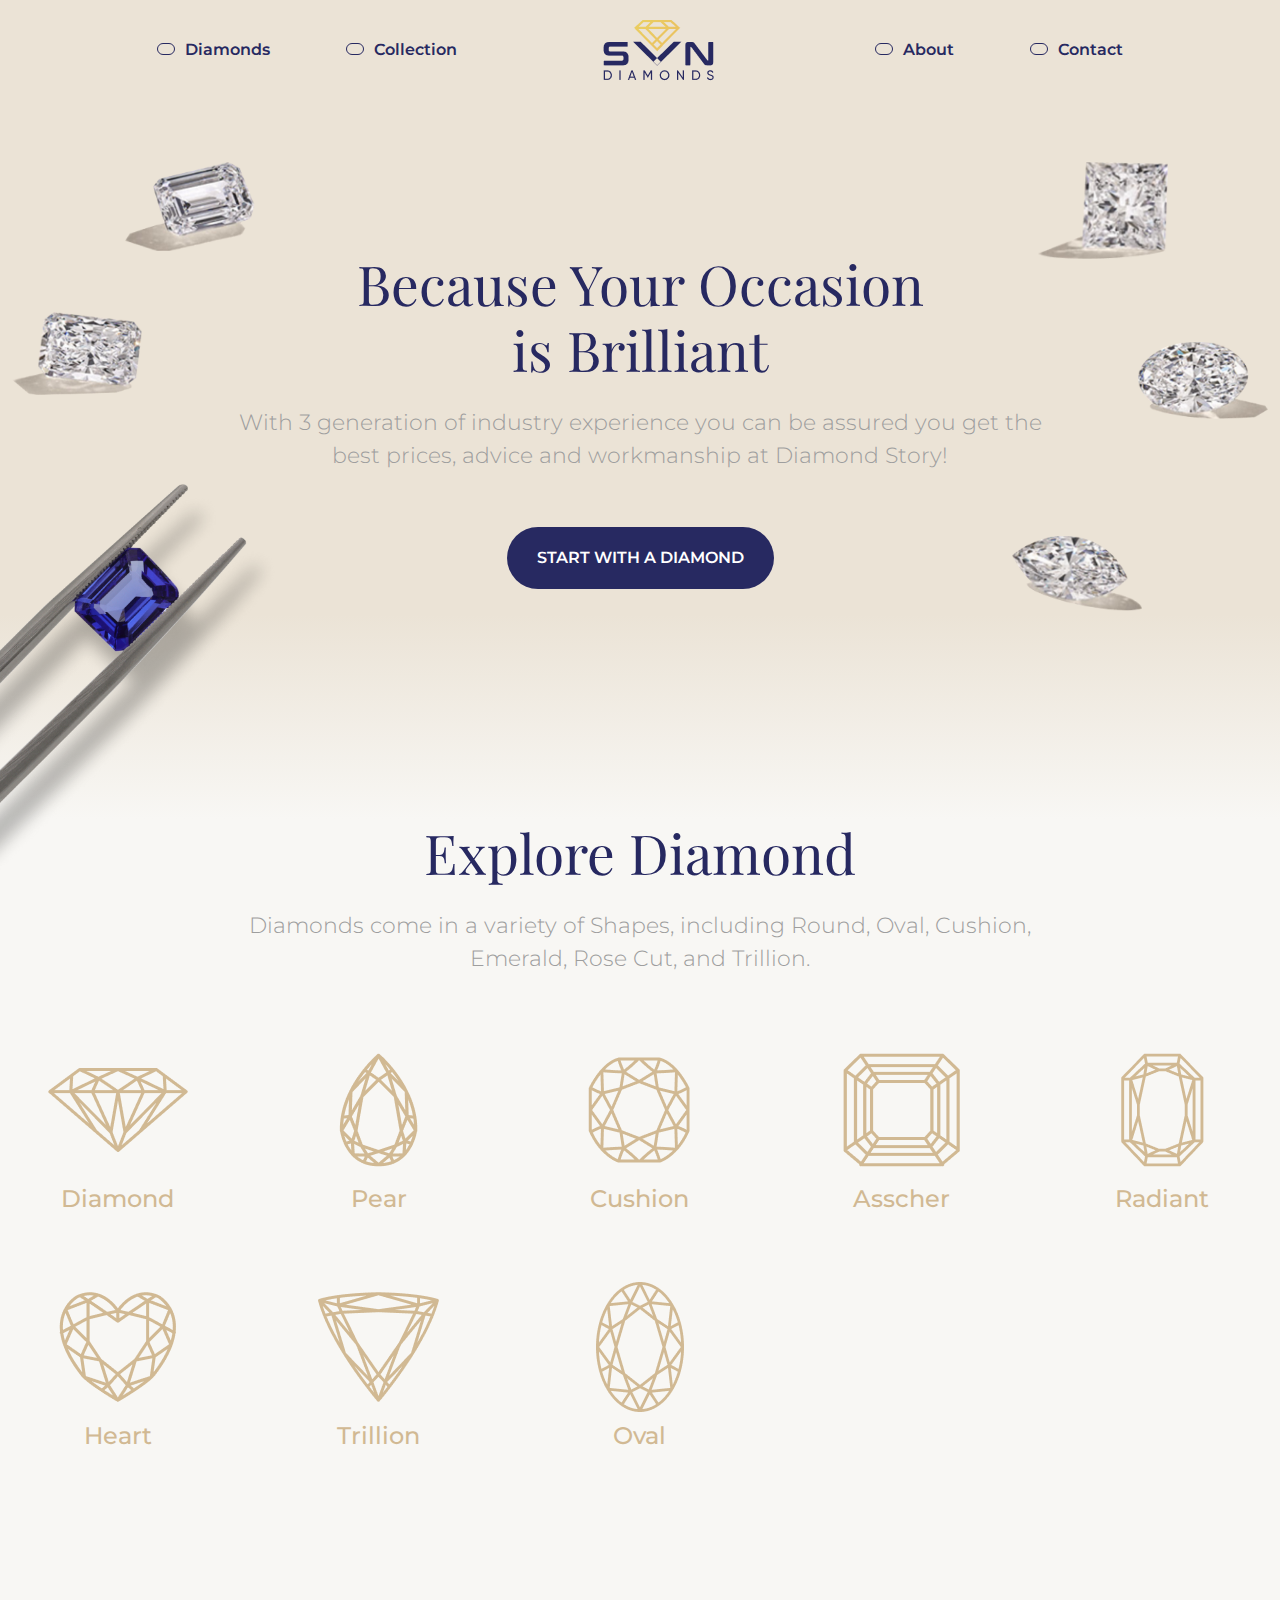
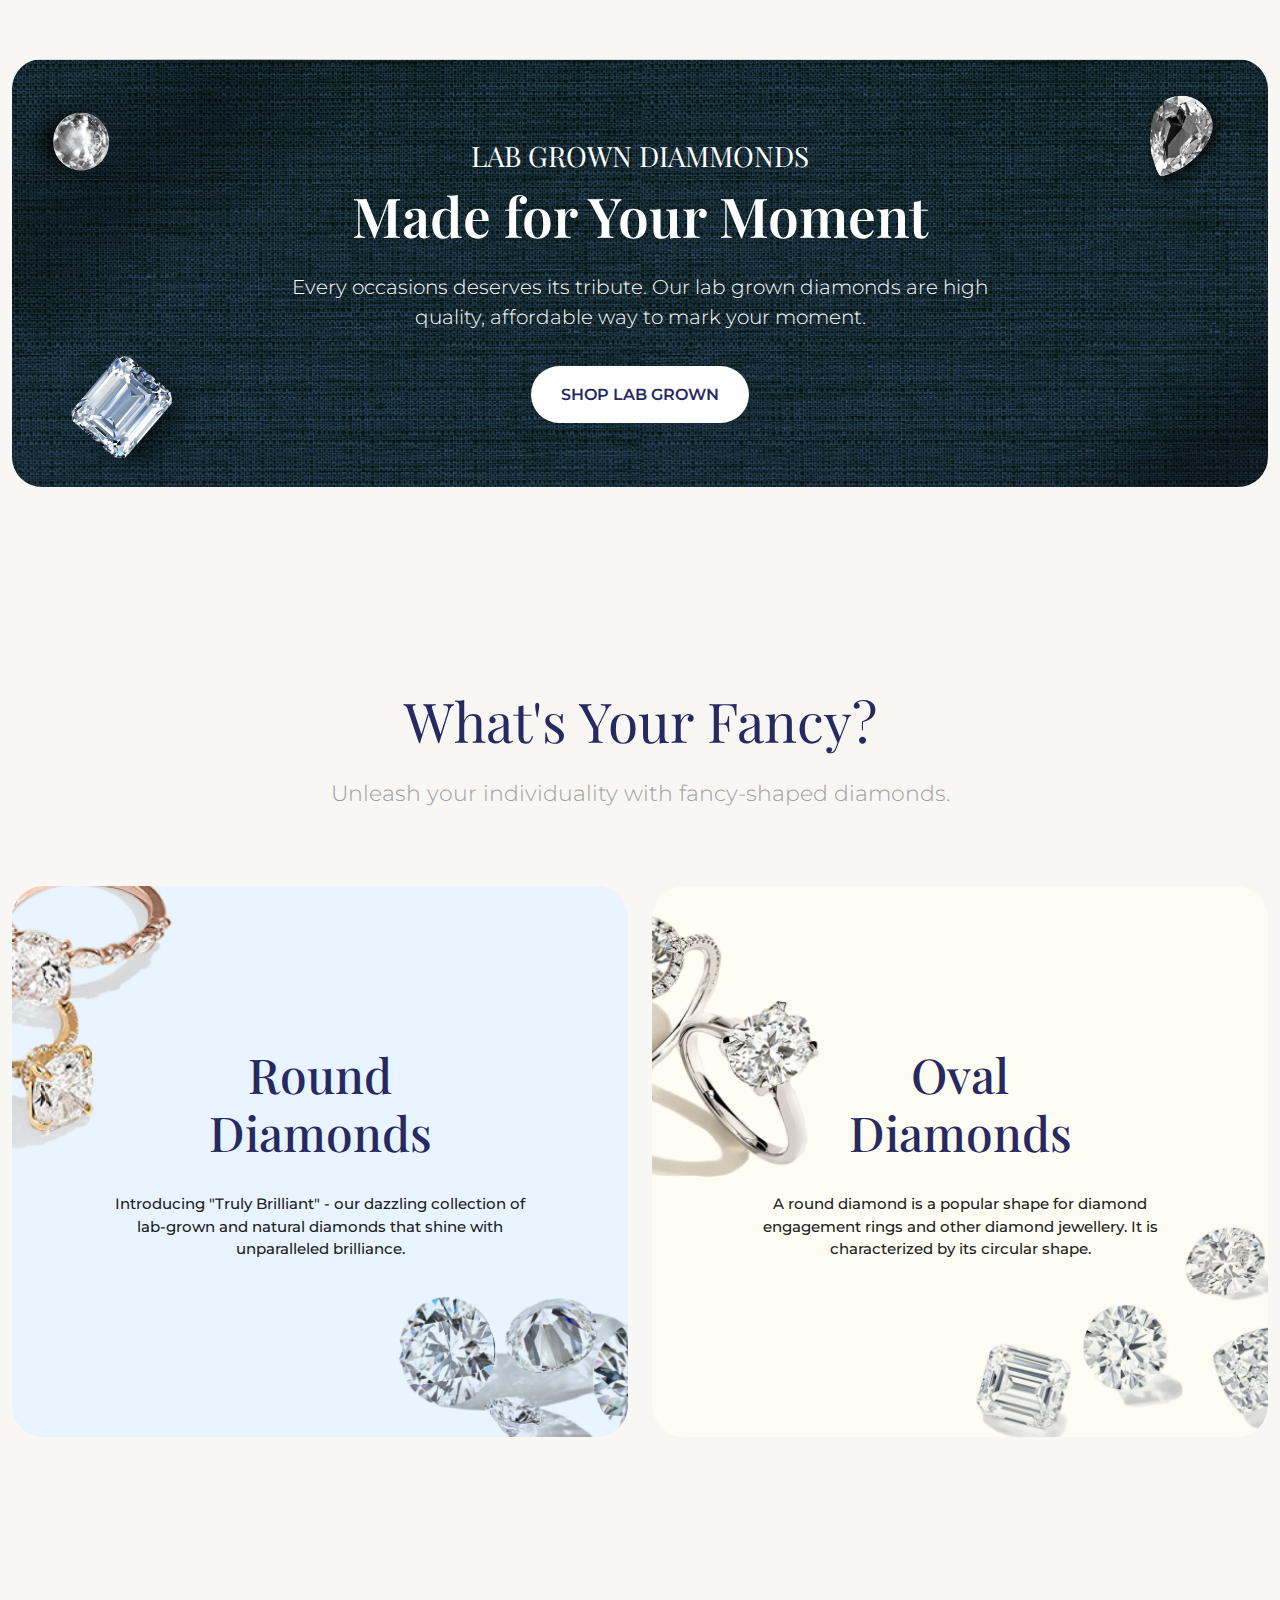
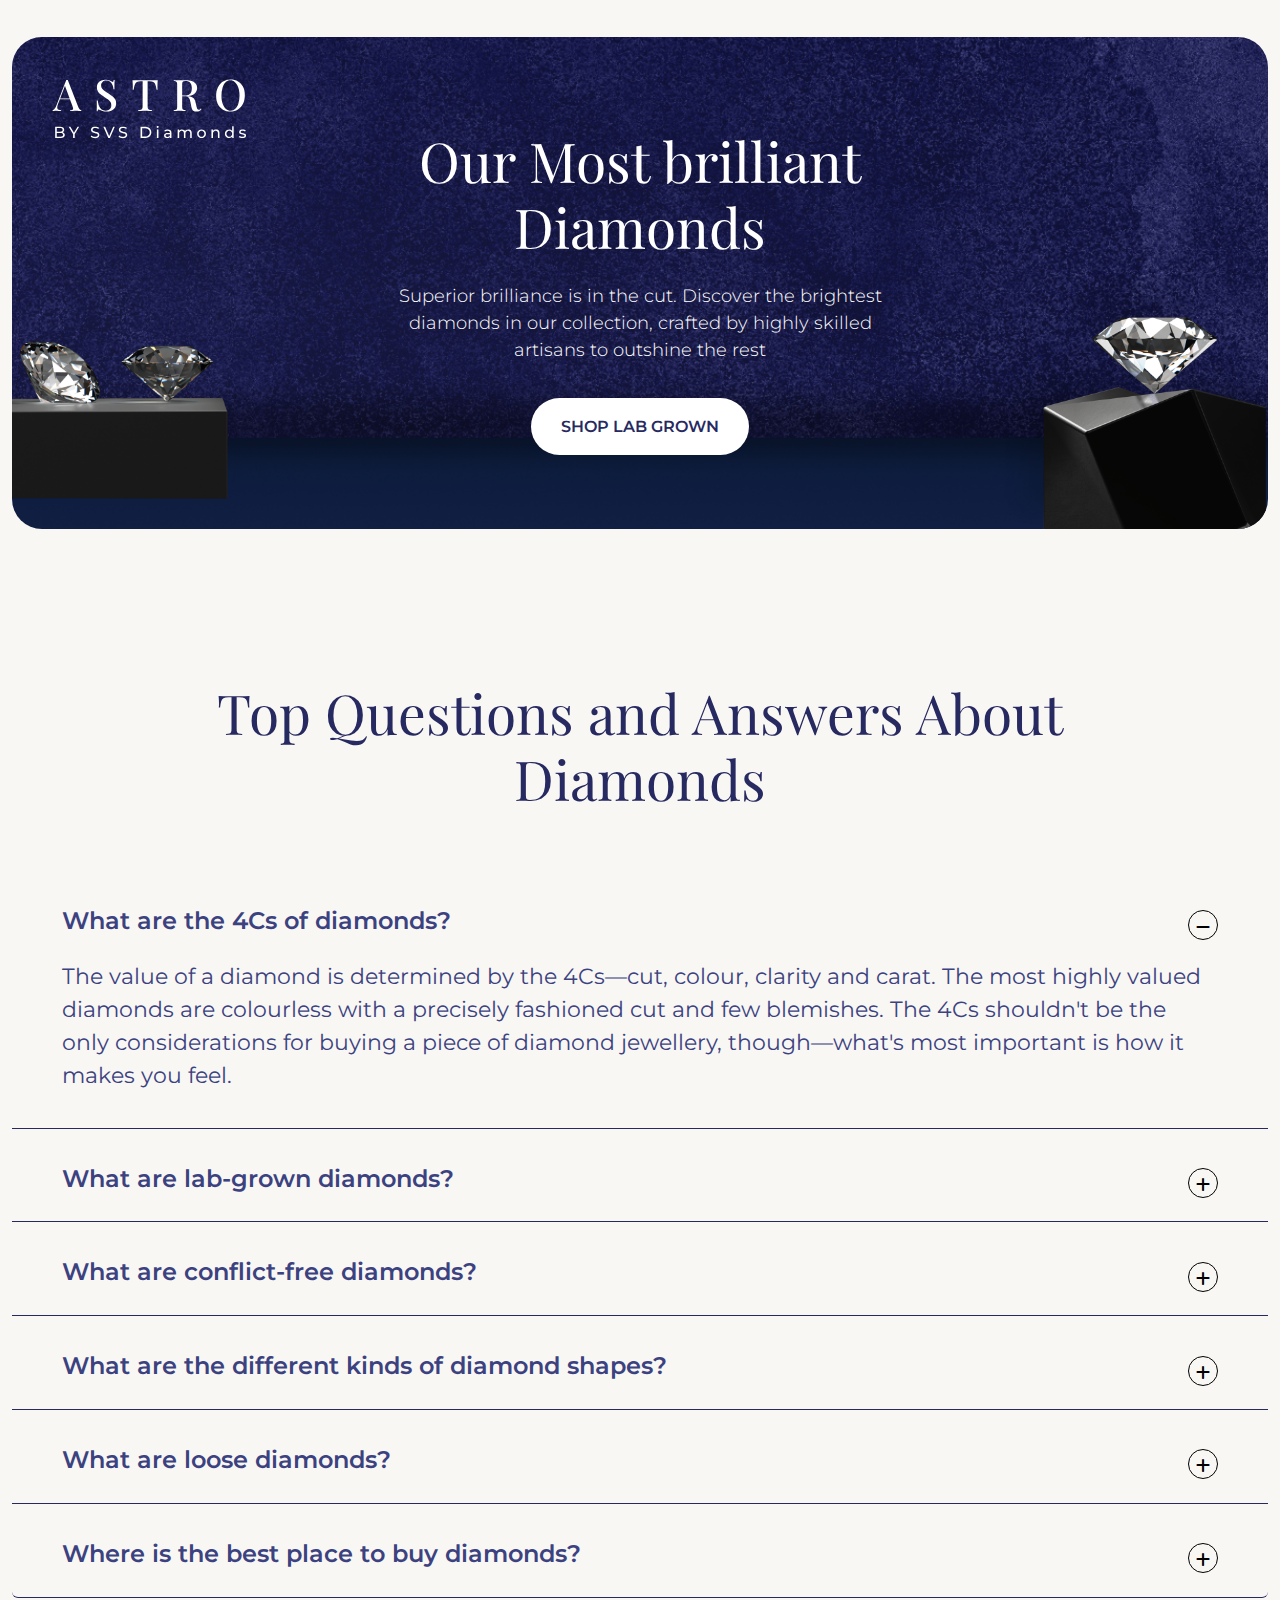
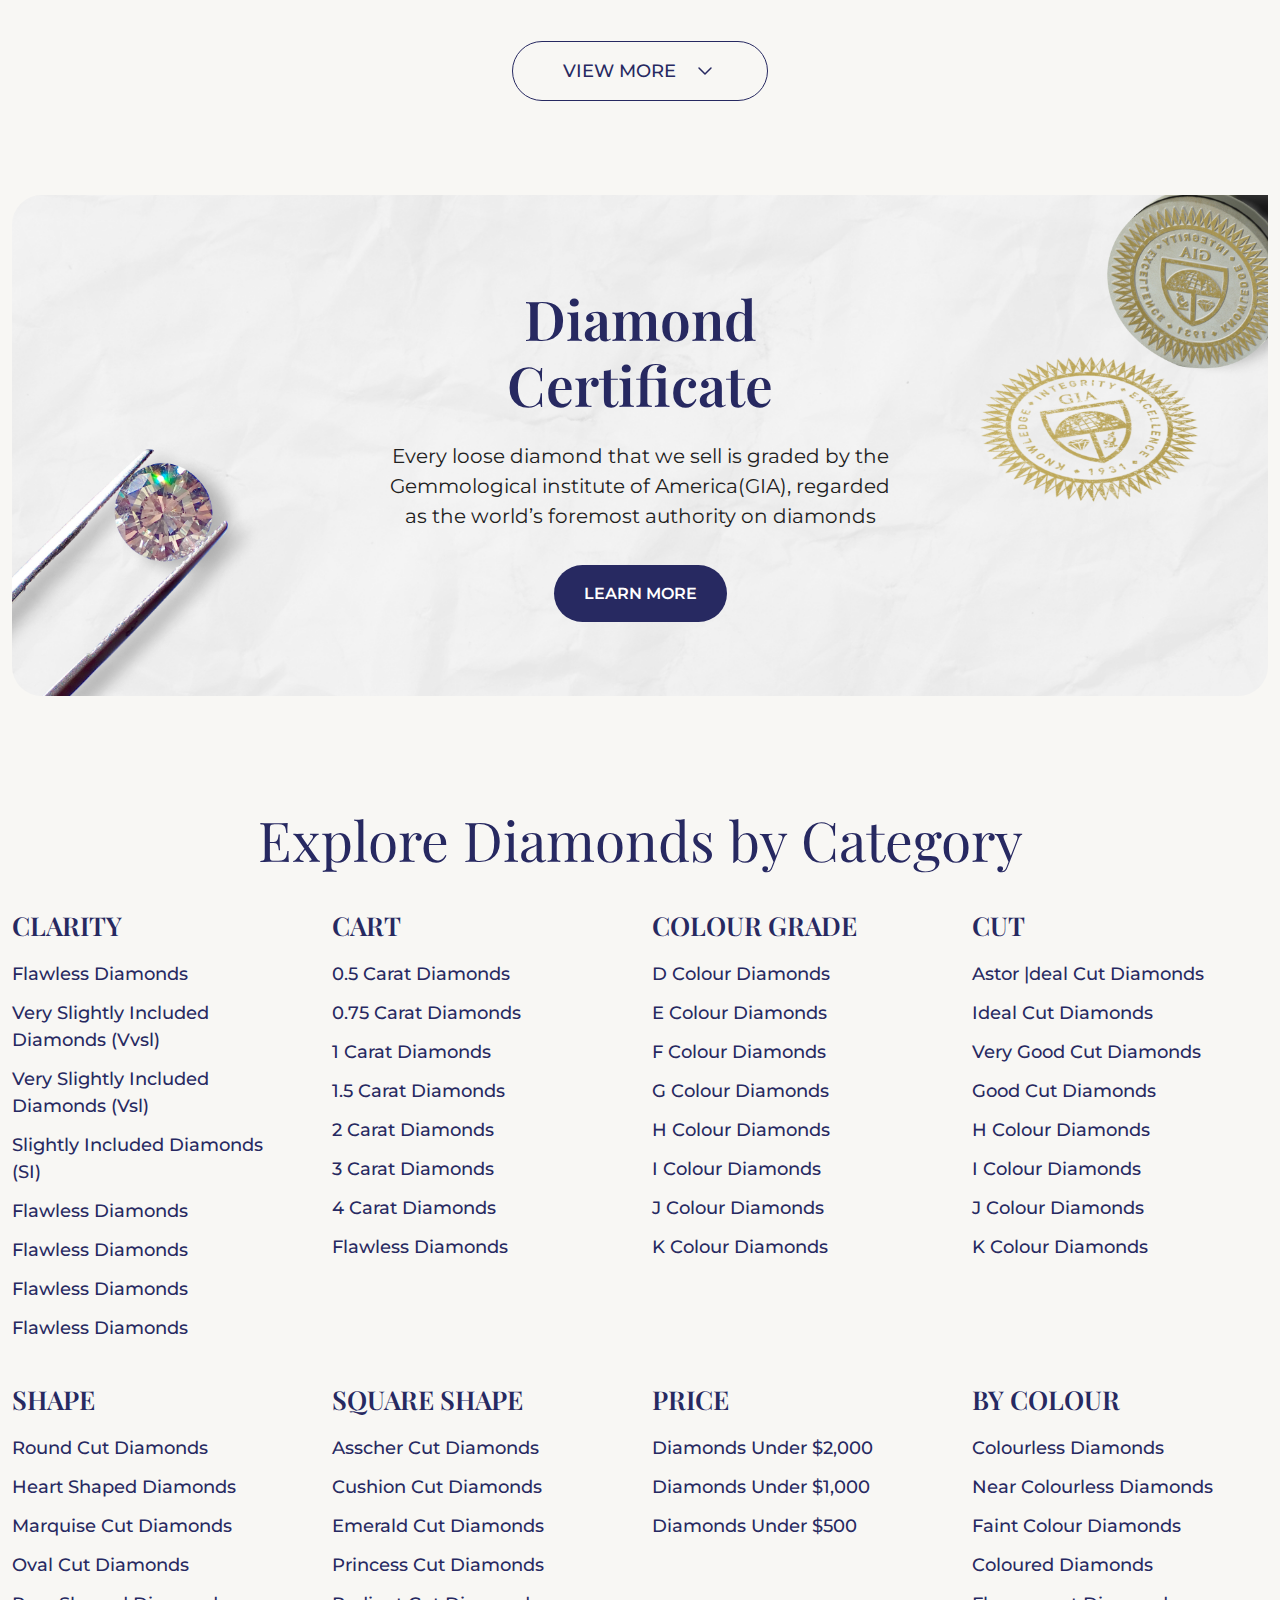
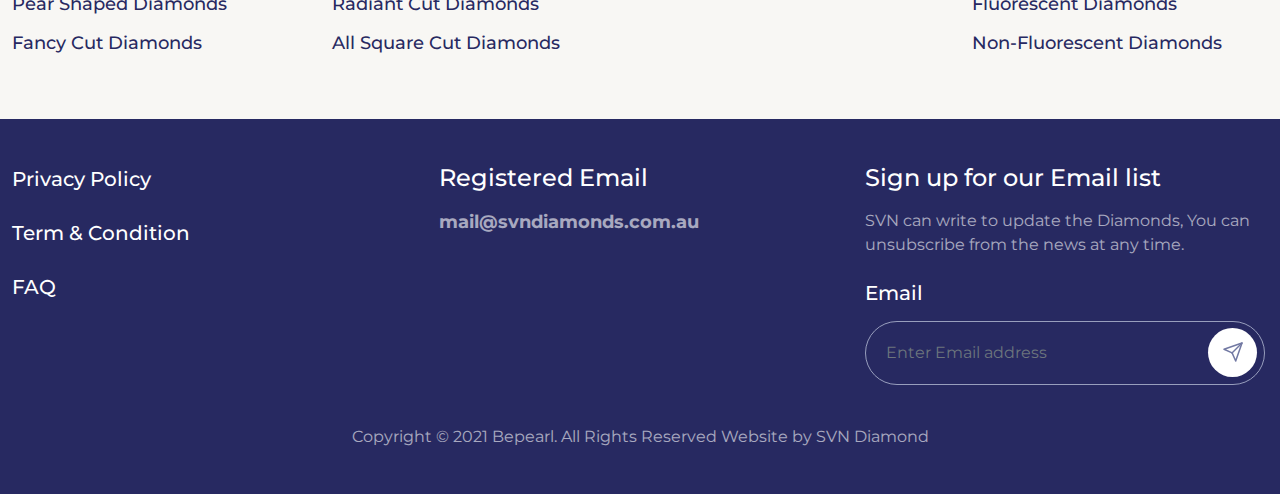
<file: index.html>
<!DOCTYPE html>
<html lang="en">

<head>
  <meta charset="UTF-8">
  <meta http-equiv="X-UA-Compatible" content="IE=edge">
  <meta name="viewport" content="width=device-width, initial-scale=1.0">
  <title>Home - SVN Diamond</title>

  <!-- favicon link  -->
  <link rel="icon" type="image/x-icon" href="assets/img/fev-icon.png">

  <!-- Bootstrap link  -->
  <link rel="stylesheet" href="assets/css/bootstrap.min.css">
  <link rel="stylesheet" href="assets/css/bootstrap-grid.min.css">

  <!-- Font link  -->
  <link rel="preconnect" href="https://fonts.googleapis.com">
  <link rel="preconnect" href="https://fonts.gstatic.com" crossorigin>
  <link
    href="https://fonts.googleapis.com/css2?family=Montserrat:ital,wght@0,100;0,200;0,300;0,400;0,500;0,600;0,700;0,800;0,900;1,100;1,200;1,300;1,400;1,500;1,600;1,700;1,800;1,900&display=swap"
    rel="stylesheet">
  <link
    href="https://fonts.googleapis.com/css2?family=Playfair+Display:ital,wght@0,400;0,500;0,600;0,700;0,800;0,900;1,400;1,500;1,600;1,700;1,800;1,900&display=swap"
    rel="stylesheet">

  <!-- FAQ  --> 
  <!-- <link rel="stylesheet" href="https://demos.creative-tim.com/material-kit-pro/assets/css/material-kit-pro.min.css?v=3.0.2"> -->
  <link rel="stylesheet" href="https://cdnjs.cloudflare.com/ajax/libs/font-awesome/6.2.0/css/all.min.css">

  <!-- Custom css link  -->
  <link rel="stylesheet" href="assets/css/style.css">
  <link rel="stylesheet" href="assets/css/media.css">

</head>

<body>

  <!-- Navbar start -->

  <nav class="navbar navbar-expand-lg">
    <div class="container">

      <div class="collapse navbar-collapse" id="navbarSupportedContent">
        <ul class="navbar-nav m-auto mb-2 mb-lg-0">
          <li class="nav-item">
            <a class="nav-link" aria-current="page" href="diamond.html"><span class="circle"></span>Diamonds</a>
            <span class="line"></span>
          </li>
          <li class="nav-item">
            <a class="nav-link" href="#"><span class="circle"></span>Collection </a>
            <span class="line"></span>
          </li>
        </ul>
      </div>

      <a class="navbar-brand" href="#">
        <img class="fullscreen" src="assets/img/main-logo.png" alt="">
        <img class="fullscreen sticky" src="assets/img/white-logo.png" alt="">
        <img class="smallscreen" src="assets/img/mian-logo-only.png" alt="">
      </a>

      <div class="collapse navbar-collapse sec" id="navbarSupportedContent">
        <ul class="navbar-nav m-auto mb-2 mb-lg-0">
          <li class="nav-item">
            <a class="nav-link" href="about-us.html"><span class="circle"></span>About</a>
            <span class="line"></span>
          </li>
          <li class="nav-item">
            <a class="nav-link" href="contact-us.html"><span class="circle"></span>Contact </a>
            <span class="line"></span>
          </li>
        </ul>
      </div>
      <button class="navbar-toggler" type="button" data-bs-toggle="collapse" data-bs-target="#navbarSupportedContent"
        aria-controls="navbarSupportedContent" aria-expanded="false" aria-label="Toggle navigation">
        <span class="navbar-toggler-icon"></span>
      </button>
    </div>
  </nav>

  <!-- Navbar end -->

  <!-- First Diamond sec start -->

  <div class="banner-sec">
    <div class="container">

      <div class="diamond-wrpp">
        <div class="details">
          <h1 class="main-title">Because Your Occasion is Brilliant</h1>
          <p class="main-subt">With 3 generation of industry experience you can be assured you get the best prices, advice and workmanship at Diamond Story!</p>
          <div class="btn-div">
            <a href="" class="theme-btn">Start with a Diamond</a>
          </div>
        </div>

        <img id="diamond" class="d-one" src="assets/img/banner-diamond-one.png" alt="">
        <img id="diamond2" class="d-two" src="assets/img/banner-diamond-two.png" alt="">
        <img id="diamond" class="d-three" src="assets/img/banner-diamond-three.png" alt="">
        <img id="diamond" class="d-four" src="assets/img/banner-diamond-four.png" alt="">
        <img id="diamond" class="d-five" src="assets/img/banner-diamond-five.png" alt="">
      </div>
      <img class="chipole-img" src="assets/img/chipotle-diamond.png" alt="">
    </div>
  </div>

  <!-- First Diamond sec end -->

  <!-- Explore diamond sec start  -->

  <div class="explore-sec">
    <div class="container">
      <h1 class="main-title">Explore Diamond</h1>
      <p class="main-subt">Diamonds come in a variety of Shapes, including Round, Oval, Cushion, Emerald, Rose Cut, and
        Trillion.</p>

      <div class="ex-diamond-wrpp">
        <div class="d-card">
          <img src="assets/img/ex-diamond-one.png" alt="">
          <h5>Diamond</h5>
        </div>
        <div class="d-card">
          <img src="assets/img/ex-diamond-two.png" alt="">
          <h5>Pear</h5>
        </div>
        <div class="d-card">
          <img src="assets/img/ex-diamond-three.png" alt="">
          <h5>Cushion</h5>
        </div>
        <div class="d-card">
          <img src="assets/img/ex-diamond-four.png" alt="">
          <h5>Asscher</h5>
        </div>
        <div class="d-card">
          <img src="assets/img/ex-diamond-five.png" alt="">
          <h5>Radiant</h5>
        </div>
        <div class="d-card">
          <img src="assets/img/ex-diamond-six.png" alt="">
          <h5>Heart</h5>
        </div>
        <div class="d-card">
          <img src="assets/img/ex-diamond-seven.png" alt="">
          <h5>Trillion</h5>
        </div>
        <div class="d-card">
          <img src="assets/img/ex-diamond-eight.png" alt="">
          <h5>Oval</h5>
        </div>
      </div>
    </div>
  </div>

  <!-- Explore diamond sec end  -->

  <!-- Made for your diamond start  -->

  <div class="made-for-diamond">
    <div class="container">
      <div class="bgg">
        <div class="details">
          <img class="diamond-one" src="assets/img/made-diamond-one.png" alt="">
          <img class="diamond-two" src="assets/img/made-diamond-two.png" alt="">
          <img class="diamond-three" src="assets/img/made-diamond-three.png" alt="">

          <h3>LAB GROWN DIAMMONDS</h3>
          <h1 class="main-title">Made for Your Moment</h1>
          <p class="main-subt">Every occasions deserves its tribute. Our lab grown diamonds are high quality, affordable
            way to mark your moment.</p>
          <a href="" class="theme-btn white">SHOP LAB GROWN</a>

        </div>
      </div>
    </div>
  </div>

  <!-- Made for your diamond end -->

  <!-- Your Fancy sec start -->

  <div class="your-fancy">
    <div class="container">
      <h1 class="main-title">What's Your Fancy?</h1>
      <p class="main-subt">Unleash your individuality with fancy-shaped diamonds.</p>
      <div class="row">
        <div class="col-lg-6">
          <div class="card-main">
            <div class="details">
              <h1>Round <br> Diamonds</h1>
              <p>Introducing "Truly Brilliant" - our dazzling collection of lab-grown and natural diamonds that shine
                with unparalleled brilliance. </p>
            </div>
          </div>
        </div>
        <div class="col-lg-6">
          <div class="card-main two">
            <div class="details">
              <h1>Oval <br> Diamonds</h1>
              <p>A round diamond is a popular shape for diamond engagement rings and other diamond jewellery. It is
                characterized by its circular shape. </p>

            </div>
          </div>
        </div>
      </div>
    </div>
  </div>

  <!-- Your Fancy sec end -->

  <!-- Our Brilliant sce start -->

  <div class="our-brilliant">
    <div class="container">
      <div class="bgg">
        <svg class="svg-logo" width="195" height="77" viewBox="0 0 195 77" fill="none"
          xmlns="http://www.w3.org/2000/svg">
          <path
            d="M15.7627 13.0024L26.3855 40.343C26.7918 41.4169 27.2562 42.1425 27.7786 42.5198C28.3301 42.8971 28.838 43.1003 29.3024 43.1293V44C28.6058 43.942 27.7786 43.9129 26.8208 43.9129C25.8921 43.8839 24.9488 43.8694 23.991 43.8694C22.772 43.8694 21.64 43.8839 20.5952 43.9129C19.5503 43.9129 18.7086 43.942 18.0701 44V43.1293C19.5503 43.0712 20.4791 42.8245 20.8564 42.3892C21.2627 41.9248 21.1757 40.9525 20.5952 39.4723L12.7587 18.3138L13.4553 17.5302L6.22834 36.4248C5.7059 37.7308 5.38664 38.8192 5.27055 39.6899C5.18347 40.5607 5.25603 41.2427 5.48822 41.7361C5.74944 42.2295 6.1848 42.5778 6.7943 42.781C7.40381 42.9842 8.15843 43.1003 9.05817 43.1293V44C8.18745 43.942 7.30222 43.9129 6.40248 43.9129C5.53176 43.8839 4.70458 43.8694 3.92093 43.8694C3.22436 43.8694 2.60034 43.8839 2.04889 43.9129C1.52646 43.9129 1.04756 43.942 0.612202 44V43.1293C1.22171 42.9842 1.83121 42.6214 2.44071 42.0409C3.05021 41.4604 3.63069 40.4736 4.18215 39.0804L14.2825 13.0024C14.5147 13.0024 14.7614 13.0024 15.0226 13.0024C15.2838 13.0024 15.5305 13.0024 15.7627 13.0024ZM20.334 31.4617V32.3324H7.36027L7.79563 31.4617H20.334ZM53.5781 12.6541C55.1163 12.6541 56.2918 12.8283 57.1045 13.1766C57.9171 13.5249 58.6282 13.9022 59.2377 14.3085C59.586 14.5117 59.8617 14.6713 60.0649 14.7874C60.2971 14.8745 60.5148 14.918 60.718 14.918C61.0082 14.918 61.2114 14.7584 61.3275 14.4391C61.4726 14.1199 61.5887 13.641 61.6757 13.0024H62.6771C62.648 13.5249 62.6045 14.1489 62.5465 14.8745C62.5174 15.571 62.4884 16.4998 62.4594 17.6608C62.4594 18.8217 62.4594 20.3455 62.4594 22.232H61.4581C61.371 20.8099 61.0517 19.4312 60.5003 18.0961C59.9778 16.761 59.1942 15.6726 58.1493 14.8309C57.1335 13.9892 55.8274 13.5684 54.2311 13.5684C52.7509 13.5684 51.5174 14.0183 50.5305 14.918C49.5728 15.7887 49.0939 16.9497 49.0939 18.4009C49.0939 19.6779 49.4131 20.7518 50.0517 21.6225C50.6902 22.4642 51.5609 23.2624 52.6638 24.017C53.7957 24.7426 55.0728 25.5553 56.495 26.455C57.9462 27.3838 59.2522 28.3126 60.4132 29.2413C61.5742 30.1411 62.4884 31.1424 63.156 32.2453C63.8235 33.3482 64.1573 34.6833 64.1573 36.2506C64.1573 38.1372 63.7074 39.7045 62.8077 40.9525C61.937 42.1715 60.7615 43.0857 59.2813 43.6952C57.801 44.3048 56.1757 44.6095 54.4052 44.6095C52.7799 44.6095 51.4883 44.4354 50.5305 44.0871C49.5728 43.7388 48.7601 43.376 48.0925 42.9987C47.454 42.5923 46.9606 42.3892 46.6123 42.3892C46.3221 42.3892 46.1044 42.5488 45.9593 42.8681C45.8432 43.1873 45.7416 43.6662 45.6545 44.3048H44.6532C44.7112 43.6662 44.7403 42.9261 44.7403 42.0844C44.7693 41.2137 44.7838 40.0818 44.7838 38.6886C44.8128 37.2955 44.8273 35.5395 44.8273 33.4208H45.8287C45.9448 35.2203 46.264 36.9036 46.7865 38.4709C47.3379 40.0382 48.1651 41.3008 49.268 42.2586C50.3999 43.1873 51.8947 43.6517 53.7522 43.6517C54.739 43.6517 55.6533 43.4631 56.495 43.0857C57.3367 42.7084 58.0187 42.1134 58.5412 41.3008C59.0636 40.4881 59.3248 39.4432 59.3248 38.1662C59.3248 36.9762 59.0346 35.9313 58.4541 35.0316C57.9026 34.1319 57.119 33.3047 56.1031 32.5501C55.1163 31.7664 53.9554 30.9682 52.6203 30.1556C51.2561 29.2849 49.9791 28.4141 48.7891 27.5434C47.5991 26.6727 46.6413 25.6569 45.9157 24.4959C45.2192 23.335 44.8709 21.9563 44.8709 20.36C44.8709 18.5895 45.2772 17.1383 46.0899 16.0064C46.9316 14.8745 48.0055 14.0328 49.3115 13.4813C50.6466 12.9299 52.0688 12.6541 53.5781 12.6541ZM105.764 13.1766C105.648 14.3956 105.561 15.5856 105.503 16.7465C105.474 17.8785 105.459 18.7492 105.459 19.3587C105.459 20.0262 105.474 20.6647 105.503 21.2743C105.532 21.8838 105.561 22.4062 105.59 22.8415H104.589C104.298 20.6647 103.906 18.9523 103.413 17.7043C102.949 16.4563 102.267 15.5565 101.367 15.0051C100.467 14.4536 99.1756 14.1779 97.4922 14.1779H95.6201V38.9934C95.6201 40.1543 95.7217 41.025 95.9249 41.6055C96.1571 42.186 96.5924 42.5778 97.231 42.781C97.8985 42.9551 98.8563 43.0712 100.104 43.1293V44C99.2917 43.942 98.2468 43.9129 96.9698 43.9129C95.6927 43.8839 94.3866 43.8694 93.0515 43.8694C91.6584 43.8694 90.3378 43.8839 89.0898 43.9129C87.8708 43.9129 86.8839 43.942 86.1293 44V43.1293C87.3773 43.0712 88.3206 42.9551 88.9591 42.781C89.5977 42.5778 90.033 42.186 90.2652 41.6055C90.4974 41.025 90.6135 40.1543 90.6135 38.9934V14.1779H88.6979C87.0726 14.1779 85.7955 14.4536 84.8668 15.0051C83.938 15.5565 83.2414 16.4563 82.777 17.7043C82.3127 18.9523 81.9354 20.6647 81.6451 22.8415H80.6438C80.7018 22.4062 80.7309 21.8838 80.7309 21.2743C80.7599 20.6647 80.7744 20.0262 80.7744 19.3587C80.7744 18.7492 80.7454 17.8785 80.6873 16.7465C80.6583 15.5856 80.5857 14.3956 80.4696 13.1766C81.7177 13.2056 83.0818 13.2346 84.562 13.2636C86.0422 13.2927 87.537 13.3072 89.0462 13.3072C90.5555 13.3072 91.9196 13.3072 93.1386 13.3072C94.3576 13.3072 95.7072 13.3072 97.1874 13.3072C98.6677 13.3072 100.162 13.2927 101.672 13.2636C103.181 13.2346 104.545 13.2056 105.764 13.1766ZM121.729 13.1766C122.397 13.2056 123.253 13.2346 124.298 13.2636C125.372 13.2927 126.431 13.3072 127.476 13.3072C128.869 13.3072 130.19 13.2927 131.438 13.2636C132.715 13.2346 133.615 13.2201 134.137 13.2201C136.604 13.2201 138.65 13.5394 140.276 14.1779C141.93 14.8164 143.149 15.7162 143.933 16.8771C144.745 18.0091 145.152 19.3151 145.152 20.7954C145.152 21.6951 144.963 22.6529 144.586 23.6687C144.238 24.6555 143.614 25.5843 142.714 26.455C141.814 27.2967 140.595 27.9933 139.057 28.5448C137.518 29.0962 135.559 29.3719 133.179 29.3719H129V28.5012H132.744C134.689 28.5012 136.169 28.182 137.185 27.5434C138.23 26.8759 138.926 26.0052 139.274 24.9313C139.652 23.8284 139.84 22.6094 139.84 21.2743C139.84 18.9814 139.347 17.2109 138.36 15.9629C137.373 14.6858 135.661 14.0473 133.223 14.0473C131.975 14.0473 131.148 14.294 130.741 14.7874C130.364 15.2808 130.175 16.2821 130.175 17.7914V39.3852C130.175 40.4301 130.262 41.2137 130.437 41.7361C130.611 42.2586 130.945 42.6069 131.438 42.781C131.931 42.9551 132.657 43.0712 133.615 43.1293V44C132.918 43.942 132.033 43.9129 130.959 43.9129C129.914 43.8839 128.84 43.8694 127.737 43.8694C126.518 43.8694 125.372 43.8839 124.298 43.9129C123.253 43.9129 122.397 43.942 121.729 44V43.1293C122.716 43.0712 123.456 42.9551 123.95 42.781C124.443 42.6069 124.762 42.2586 124.908 41.7361C125.082 41.2137 125.169 40.4301 125.169 39.3852V17.7914C125.169 16.7175 125.082 15.9338 124.908 15.4404C124.762 14.918 124.429 14.5697 123.906 14.3956C123.413 14.1924 122.687 14.0763 121.729 14.0473V13.1766ZM129.087 28.6318C130.567 28.6899 131.757 28.7624 132.657 28.8495C133.557 28.9075 134.311 28.9656 134.921 29.0236C135.53 29.0817 136.096 29.1543 136.619 29.2413C138.796 29.5316 140.377 30.112 141.364 30.9828C142.38 31.8535 143.077 33.1886 143.454 34.9881L144.542 39.4287C144.803 40.6768 145.079 41.562 145.369 42.0844C145.689 42.6069 146.153 42.8681 146.763 42.8681C147.227 42.839 147.604 42.7084 147.895 42.4762C148.214 42.215 148.548 41.8667 148.896 41.4314L149.505 41.9103C148.838 42.81 148.141 43.4921 147.416 43.9565C146.69 44.3918 145.718 44.6095 144.499 44.6095C143.251 44.6095 142.177 44.2902 141.277 43.6517C140.406 42.9842 139.782 41.7361 139.405 39.9076L138.534 35.554C138.273 34.306 137.983 33.2321 137.664 32.3324C137.344 31.4036 136.894 30.678 136.314 30.1556C135.763 29.6331 134.95 29.3719 133.876 29.3719H129.174L129.087 28.6318ZM178.504 12.5671C181.348 12.5671 183.844 13.1911 185.992 14.4391C188.169 15.6871 189.852 17.4866 191.042 19.8376C192.232 22.1595 192.827 24.9893 192.827 28.3271C192.827 31.5778 192.218 34.4221 190.999 36.8601C189.78 39.2981 188.082 41.1992 185.905 42.5633C183.728 43.9274 181.247 44.6095 178.46 44.6095C175.587 44.6095 173.077 43.9855 170.929 42.7375C168.781 41.4894 167.112 39.6899 165.922 37.339C164.732 34.9881 164.137 32.1582 164.137 28.8495C164.137 25.5988 164.747 22.7545 165.966 20.3165C167.214 17.8785 168.912 15.9774 171.059 14.6133C173.207 13.2491 175.689 12.5671 178.504 12.5671ZM178.33 13.3507C176.53 13.3507 174.963 14.0038 173.628 15.3098C172.293 16.6159 171.263 18.4154 170.537 20.7083C169.811 23.0012 169.449 25.6569 169.449 28.6754C169.449 31.7519 169.855 34.4366 170.668 36.7295C171.48 38.9934 172.583 40.7493 173.976 41.9973C175.369 43.2164 176.922 43.8259 178.635 43.8259C180.434 43.8259 181.987 43.1728 183.293 41.8667C184.628 40.5607 185.658 38.7612 186.384 36.4683C187.139 34.1464 187.516 31.4907 187.516 28.5012C187.516 25.3957 187.095 22.7109 186.253 20.4471C185.441 18.1832 184.338 16.4418 182.945 15.2228C181.581 13.9747 180.042 13.3507 178.33 13.3507Z"
            fill="white" />
          <path
            d="M3.16782 71V59.8H8.19182C9.48248 59.8 10.4745 60.0613 11.1678 60.584C11.8611 61.096 12.2078 61.8 12.2078 62.696C12.2078 63.304 12.0691 63.816 11.7918 64.232C11.5251 64.648 11.1625 64.968 10.7038 65.192C10.2451 65.416 9.74915 65.528 9.21582 65.528L9.50382 65.048C10.1438 65.048 10.7091 65.16 11.1998 65.384C11.6905 65.608 12.0798 65.9387 12.3678 66.376C12.6558 66.8027 12.7998 67.336 12.7998 67.976C12.7998 68.936 12.4371 69.6827 11.7118 70.216C10.9971 70.7387 9.93048 71 8.51182 71H3.16782ZM4.76782 69.704H8.44782C9.33315 69.704 10.0105 69.5547 10.4798 69.256C10.9491 68.9573 11.1838 68.488 11.1838 67.848C11.1838 67.1973 10.9491 66.7227 10.4798 66.424C10.0105 66.1253 9.33315 65.976 8.44782 65.976H4.62382V64.68H8.04782C8.85848 64.68 9.48782 64.5307 9.93582 64.232C10.3838 63.9333 10.6078 63.4853 10.6078 62.888C10.6078 62.2907 10.3838 61.8427 9.93582 61.544C9.48782 61.2453 8.85848 61.096 8.04782 61.096H4.76782V69.704ZM21.1068 71V66.712L21.4748 67.704L16.6588 59.8H18.3708L22.4188 66.472H21.4908L25.5548 59.8H27.1388L22.3388 67.704L22.6908 66.712V71H21.1068ZM43.0431 71.128C42.1897 71.128 41.3737 71 40.5951 70.744C39.8164 70.4773 39.2031 70.136 38.7551 69.72L39.3471 68.472C39.7737 68.8453 40.3177 69.1547 40.9791 69.4C41.6404 69.6453 42.3284 69.768 43.0431 69.768C43.6937 69.768 44.2217 69.6933 44.6271 69.544C45.0324 69.3947 45.3311 69.192 45.5231 68.936C45.7151 68.6693 45.8111 68.3707 45.8111 68.04C45.8111 67.656 45.6831 67.3467 45.4271 67.112C45.1817 66.8773 44.8564 66.6907 44.4511 66.552C44.0564 66.4027 43.6191 66.2747 43.1391 66.168C42.6591 66.0613 42.1737 65.9387 41.6831 65.8C41.2031 65.6507 40.7604 65.464 40.3551 65.24C39.9604 65.016 39.6404 64.7173 39.3951 64.344C39.1497 63.96 39.0271 63.4693 39.0271 62.872C39.0271 62.296 39.1764 61.768 39.4751 61.288C39.7844 60.7973 40.2537 60.408 40.8831 60.12C41.5231 59.8213 42.3337 59.672 43.3151 59.672C43.9657 59.672 44.6111 59.7573 45.2511 59.928C45.8911 60.0987 46.4457 60.344 46.9151 60.664L46.3871 61.944C45.9071 61.624 45.4004 61.3947 44.8671 61.256C44.3337 61.1067 43.8164 61.032 43.3151 61.032C42.6857 61.032 42.1684 61.112 41.7631 61.272C41.3577 61.432 41.0591 61.6453 40.8671 61.912C40.6857 62.1787 40.5951 62.4773 40.5951 62.808C40.5951 63.2027 40.7177 63.5173 40.9631 63.752C41.2191 63.9867 41.5444 64.1733 41.9391 64.312C42.3444 64.4507 42.7871 64.5787 43.2671 64.696C43.7471 64.8027 44.2271 64.9253 44.7071 65.064C45.1977 65.2027 45.6404 65.384 46.0351 65.608C46.4404 65.832 46.7657 66.1307 47.0111 66.504C47.2564 66.8773 47.3791 67.3573 47.3791 67.944C47.3791 68.5093 47.2244 69.0373 46.9151 69.528C46.6057 70.008 46.1257 70.3973 45.4751 70.696C44.8351 70.984 44.0244 71.128 43.0431 71.128ZM56.3086 71L51.3806 59.8H53.1086L57.6366 70.136H56.6446L61.2046 59.8H62.8046L57.8926 71H56.3086ZM70.8568 71.128C70.0035 71.128 69.1875 71 68.4088 70.744C67.6302 70.4773 67.0168 70.136 66.5688 69.72L67.1608 68.472C67.5875 68.8453 68.1315 69.1547 68.7928 69.4C69.4542 69.6453 70.1422 69.768 70.8568 69.768C71.5075 69.768 72.0355 69.6933 72.4408 69.544C72.8462 69.3947 73.1448 69.192 73.3368 68.936C73.5288 68.6693 73.6248 68.3707 73.6248 68.04C73.6248 67.656 73.4968 67.3467 73.2408 67.112C72.9955 66.8773 72.6702 66.6907 72.2648 66.552C71.8702 66.4027 71.4328 66.2747 70.9528 66.168C70.4728 66.0613 69.9875 65.9387 69.4968 65.8C69.0168 65.6507 68.5742 65.464 68.1688 65.24C67.7742 65.016 67.4542 64.7173 67.2088 64.344C66.9635 63.96 66.8408 63.4693 66.8408 62.872C66.8408 62.296 66.9902 61.768 67.2888 61.288C67.5982 60.7973 68.0675 60.408 68.6968 60.12C69.3368 59.8213 70.1475 59.672 71.1288 59.672C71.7795 59.672 72.4248 59.7573 73.0648 59.928C73.7048 60.0987 74.2595 60.344 74.7288 60.664L74.2008 61.944C73.7208 61.624 73.2142 61.3947 72.6808 61.256C72.1475 61.1067 71.6302 61.032 71.1288 61.032C70.4995 61.032 69.9822 61.112 69.5768 61.272C69.1715 61.432 68.8728 61.6453 68.6808 61.912C68.4995 62.1787 68.4088 62.4773 68.4088 62.808C68.4088 63.2027 68.5315 63.5173 68.7768 63.752C69.0328 63.9867 69.3582 64.1733 69.7528 64.312C70.1582 64.4507 70.6008 64.5787 71.0808 64.696C71.5608 64.8027 72.0408 64.9253 72.5208 65.064C73.0115 65.2027 73.4542 65.384 73.8488 65.608C74.2542 65.832 74.5795 66.1307 74.8248 66.504C75.0702 66.8773 75.1928 67.3573 75.1928 67.944C75.1928 68.5093 75.0382 69.0373 74.7288 69.528C74.4195 70.008 73.9395 70.3973 73.2888 70.696C72.6488 70.984 71.8382 71.128 70.8568 71.128ZM88.5472 71V59.8H93.2672C94.4619 59.8 95.5125 60.0347 96.4192 60.504C97.3365 60.9733 98.0459 61.6293 98.5472 62.472C99.0592 63.3147 99.3152 64.2907 99.3152 65.4C99.3152 66.5093 99.0592 67.4853 98.5472 68.328C98.0459 69.1707 97.3365 69.8267 96.4192 70.296C95.5125 70.7653 94.4619 71 93.2672 71H88.5472ZM90.1472 69.608H93.1712C94.0992 69.608 94.8992 69.432 95.5712 69.08C96.2539 68.728 96.7819 68.2373 97.1552 67.608C97.5285 66.968 97.7152 66.232 97.7152 65.4C97.7152 64.5573 97.5285 63.8213 97.1552 63.192C96.7819 62.5627 96.2539 62.072 95.5712 61.72C94.8992 61.368 94.0992 61.192 93.1712 61.192H90.1472V69.608ZM104.902 71V62.52H106.438V71H104.902ZM105.67 60.888C105.371 60.888 105.121 60.792 104.918 60.6C104.726 60.408 104.63 60.1733 104.63 59.896C104.63 59.608 104.726 59.368 104.918 59.176C105.121 58.984 105.371 58.888 105.67 58.888C105.969 58.888 106.214 58.984 106.406 59.176C106.609 59.3573 106.71 59.5867 106.71 59.864C106.71 60.152 106.614 60.3973 106.422 60.6C106.23 60.792 105.979 60.888 105.67 60.888ZM117.995 71V69.208L117.915 68.872V65.816C117.915 65.1653 117.723 64.664 117.339 64.312C116.965 63.9493 116.4 63.768 115.643 63.768C115.141 63.768 114.651 63.8533 114.171 64.024C113.691 64.184 113.285 64.4027 112.955 64.68L112.315 63.528C112.752 63.176 113.275 62.9093 113.883 62.728C114.501 62.536 115.147 62.44 115.819 62.44C116.981 62.44 117.877 62.7227 118.507 63.288C119.136 63.8533 119.451 64.7173 119.451 65.88V71H117.995ZM115.211 71.096C114.581 71.096 114.027 70.9893 113.547 70.776C113.077 70.5627 112.715 70.2693 112.459 69.896C112.203 69.512 112.075 69.08 112.075 68.6C112.075 68.1413 112.181 67.7253 112.395 67.352C112.619 66.9787 112.976 66.68 113.467 66.456C113.968 66.232 114.64 66.12 115.483 66.12H118.171V67.224H115.547C114.779 67.224 114.261 67.352 113.995 67.608C113.728 67.864 113.595 68.1733 113.595 68.536C113.595 68.952 113.76 69.288 114.091 69.544C114.421 69.7893 114.88 69.912 115.467 69.912C116.043 69.912 116.544 69.784 116.971 69.528C117.408 69.272 117.723 68.8987 117.915 68.408L118.219 69.464C118.016 69.9653 117.659 70.3653 117.147 70.664C116.635 70.952 115.989 71.096 115.211 71.096ZM136.261 62.44C136.944 62.44 137.547 62.5733 138.069 62.84C138.592 63.1067 138.997 63.512 139.285 64.056C139.584 64.6 139.733 65.288 139.733 66.12V71H138.197V66.296C138.197 65.4747 138.005 64.856 137.621 64.44C137.237 64.024 136.699 63.816 136.005 63.816C135.493 63.816 135.045 63.9227 134.661 64.136C134.277 64.3493 133.979 64.664 133.765 65.08C133.563 65.496 133.461 66.0133 133.461 66.632V71H131.925V66.296C131.925 65.4747 131.733 64.856 131.349 64.44C130.976 64.024 130.437 63.816 129.733 63.816C129.232 63.816 128.789 63.9227 128.405 64.136C128.021 64.3493 127.723 64.664 127.509 65.08C127.296 65.496 127.189 66.0133 127.189 66.632V71H125.653V62.52H127.125V64.776L126.885 64.2C127.152 63.6453 127.563 63.2133 128.117 62.904C128.672 62.5947 129.317 62.44 130.053 62.44C130.864 62.44 131.563 62.6427 132.149 63.048C132.736 63.4427 133.12 64.0453 133.301 64.856L132.677 64.6C132.933 63.9493 133.381 63.4267 134.021 63.032C134.661 62.6373 135.408 62.44 136.261 62.44ZM149.551 71.096C148.698 71.096 147.941 70.9093 147.279 70.536C146.618 70.1627 146.095 69.6507 145.711 69C145.327 68.3387 145.135 67.592 145.135 66.76C145.135 65.9173 145.327 65.1707 145.711 64.52C146.095 63.8693 146.618 63.3627 147.279 63C147.941 62.6267 148.698 62.44 149.551 62.44C150.394 62.44 151.146 62.6267 151.807 63C152.479 63.3627 153.002 63.8693 153.375 64.52C153.759 65.16 153.951 65.9067 153.951 66.76C153.951 67.6027 153.759 68.3493 153.375 69C153.002 69.6507 152.479 70.1627 151.807 70.536C151.146 70.9093 150.394 71.096 149.551 71.096ZM149.551 69.752C150.095 69.752 150.581 69.6293 151.007 69.384C151.445 69.1387 151.786 68.792 152.031 68.344C152.277 67.8853 152.399 67.3573 152.399 66.76C152.399 66.152 152.277 65.6293 152.031 65.192C151.786 64.744 151.445 64.3973 151.007 64.152C150.581 63.9067 150.095 63.784 149.551 63.784C149.007 63.784 148.522 63.9067 148.095 64.152C147.669 64.3973 147.327 64.744 147.071 65.192C146.815 65.6293 146.687 66.152 146.687 66.76C146.687 67.3573 146.815 67.8853 147.071 68.344C147.327 68.792 147.669 69.1387 148.095 69.384C148.522 69.6293 149.007 69.752 149.551 69.752ZM163.964 62.44C164.657 62.44 165.265 62.5733 165.788 62.84C166.321 63.1067 166.737 63.512 167.036 64.056C167.334 64.6 167.484 65.288 167.484 66.12V71H165.948V66.296C165.948 65.4747 165.745 64.856 165.34 64.44C164.945 64.024 164.385 63.816 163.66 63.816C163.116 63.816 162.641 63.9227 162.236 64.136C161.83 64.3493 161.516 64.664 161.292 65.08C161.078 65.496 160.972 66.0133 160.972 66.632V71H159.436V62.52H160.908V64.808L160.668 64.2C160.945 63.6453 161.372 63.2133 161.948 62.904C162.524 62.5947 163.196 62.44 163.964 62.44ZM177.19 71.096C176.369 71.096 175.633 70.9147 174.982 70.552C174.342 70.1893 173.836 69.6827 173.462 69.032C173.089 68.3813 172.902 67.624 172.902 66.76C172.902 65.896 173.089 65.144 173.462 64.504C173.836 63.8533 174.342 63.3467 174.982 62.984C175.633 62.6213 176.369 62.44 177.19 62.44C177.905 62.44 178.55 62.6 179.126 62.92C179.702 63.24 180.161 63.72 180.502 64.36C180.854 65 181.03 65.8 181.03 66.76C181.03 67.72 180.86 68.52 180.518 69.16C180.188 69.8 179.734 70.2853 179.158 70.616C178.582 70.936 177.926 71.096 177.19 71.096ZM177.318 69.752C177.852 69.752 178.332 69.6293 178.758 69.384C179.196 69.1387 179.537 68.792 179.782 68.344C180.038 67.8853 180.166 67.3573 180.166 66.76C180.166 66.152 180.038 65.6293 179.782 65.192C179.537 64.744 179.196 64.3973 178.758 64.152C178.332 63.9067 177.852 63.784 177.318 63.784C176.774 63.784 176.289 63.9067 175.862 64.152C175.436 64.3973 175.094 64.744 174.838 65.192C174.582 65.6293 174.454 66.152 174.454 66.76C174.454 67.3573 174.582 67.8853 174.838 68.344C175.094 68.792 175.436 69.1387 175.862 69.384C176.289 69.6293 176.774 69.752 177.318 69.752ZM180.214 71V68.712L180.31 66.744L180.15 64.776V59.128H181.686V71H180.214ZM190.385 71.096C189.681 71.096 189.009 71 188.369 70.808C187.739 70.616 187.243 70.3813 186.881 70.104L187.521 68.888C187.883 69.1333 188.331 69.3413 188.865 69.512C189.398 69.6827 189.942 69.768 190.497 69.768C191.211 69.768 191.723 69.6667 192.033 69.464C192.353 69.2613 192.513 68.9787 192.513 68.616C192.513 68.3493 192.417 68.1413 192.225 67.992C192.033 67.8427 191.777 67.7307 191.457 67.656C191.147 67.5813 190.801 67.5173 190.417 67.464C190.033 67.4 189.649 67.3253 189.265 67.24C188.881 67.144 188.529 67.016 188.209 66.856C187.889 66.6853 187.633 66.456 187.441 66.168C187.249 65.8693 187.153 65.4747 187.153 64.984C187.153 64.472 187.297 64.024 187.585 63.64C187.873 63.256 188.278 62.9627 188.801 62.76C189.334 62.5467 189.963 62.44 190.689 62.44C191.243 62.44 191.803 62.5093 192.369 62.648C192.945 62.776 193.414 62.9627 193.777 63.208L193.121 64.424C192.737 64.168 192.337 63.992 191.921 63.896C191.505 63.8 191.089 63.752 190.673 63.752C190.001 63.752 189.499 63.864 189.169 64.088C188.838 64.3013 188.673 64.5787 188.673 64.92C188.673 65.208 188.769 65.432 188.961 65.592C189.163 65.7413 189.419 65.8587 189.729 65.944C190.049 66.0293 190.401 66.104 190.785 66.168C191.169 66.2213 191.553 66.296 191.937 66.392C192.321 66.4773 192.667 66.6 192.977 66.76C193.297 66.92 193.553 67.144 193.745 67.432C193.947 67.72 194.049 68.104 194.049 68.584C194.049 69.096 193.899 69.5387 193.601 69.912C193.302 70.2853 192.881 70.5787 192.337 70.792C191.793 70.9947 191.142 71.096 190.385 71.096Z"
            fill="white" />
        </svg>
        <img class="b-one-img" src="assets/img/brilliant-one.png" alt="">
        <img class="b-two-img" src="assets/img/brilliant-two.png" alt="">
        <div class="details">
          <h1 class="main-title">Our Most brilliant Diamonds</h1>
          <p class="main-subt">Superior brilliance is in the cut. Discover the brightest diamonds in our collection,
            crafted by highly skilled artisans to outshine the rest</p>
          <a href="" class="theme-btn white">SHOP LAB GROWN</a>
        </div>
      </div>
    </div>
  </div>

  <!-- Our Brilliant sce end -->

  <!-- Top Question Answers sec start  -->

  <div class="top-que-ans">
    <div class="container">
      <h2 class="main-title">Top Questions and Answers About Diamonds</h2>
      <div class="accordion" id="accordionRental">
        <div class="accordion-item">
          <h5 class="accordion-header" id="headingOne">
            <button class="accordion-button" type="button" data-bs-toggle="collapse" data-bs-target="#collapseOne"
              aria-expanded="true" aria-controls="collapseOne">
              <h4>What are the 4Cs of diamonds?</h4>
              <div class="border-div">
                <i class="collapse-close fa fa-plus text-xs pt-1 position-absolute"></i>
                <i class="collapse-open fa fa-minus text-xs pt-1 position-absolute"></i>
              </div>
            </button>
          </h5>
          <div id="collapseOne" class="accordion-collapse collapse show" aria-labelledby="headingOne"
            data-bs-parent="#accordionRental">
            <div class="accordion-body">
              The value of a diamond is determined by the 4Cs—cut, colour, clarity and carat. The most highly valued
              diamonds are colourless with a precisely fashioned cut and few blemishes. The 4Cs shouldn't be the only
              considerations for buying a piece of diamond jewellery, though—what's most important is how it makes you
              feel.
            </div>
          </div>
        </div>
        <div class="accordion-item">
          <h5 class="accordion-header" id="headingTwo">
            <button class="accordion-button" type="button" data-bs-toggle="collapse" data-bs-target="#collapseTwo"
              aria-expanded="false" aria-controls="collapseTwo">
              <h4>What are lab-grown diamonds?</h4>
              <div class="border-div">
                <i class="collapse-close fa fa-plus text-xs pt-1 position-absolute"></i>
                <i class="collapse-open fa fa-minus text-xs pt-1 position-absolute"></i>
              </div>
            </button>
          </h5>
          <div id="collapseTwo" class="accordion-collapse collapse" aria-labelledby="headingTwo"
            data-bs-parent="#accordionRental">
            <div class="accordion-body">
              The value of a diamond is determined by the 4Cs—cut, colour, clarity and carat. The most highly valued
              diamonds are colourless with a precisely fashioned cut and few blemishes. The 4Cs shouldn't be the only
              considerations for buying a piece of diamond jewellery, though—what's most important is how it makes you
              feel.
            </div>
          </div>
        </div>
        <div class="accordion-item">
          <h5 class="accordion-header" id="headingTwo">
            <button class="accordion-button" type="button" data-bs-toggle="collapse" data-bs-target="#collapseTwo2"
              aria-expanded="false" aria-controls="collapseTwo2">
              <h4>What are conflict-free diamonds?</h4>
              <div class="border-div">
                <i class="collapse-close fa fa-plus text-xs pt-1 position-absolute"></i>
                <i class="collapse-open fa fa-minus text-xs pt-1 position-absolute"></i>
              </div>
            </button>
          </h5>
          <div id="collapseTwo2" class="accordion-collapse collapse" aria-labelledby="headingTwo"
            data-bs-parent="#accordionRental">
            <div class="accordion-body">
              The value of a diamond is determined by the 4Cs—cut, colour, clarity and carat. The most highly valued
              diamonds are colourless with a precisely fashioned cut and few blemishes. The 4Cs shouldn't be the only
              considerations for buying a piece of diamond jewellery, though—what's most important is how it makes you
              feel.
            </div>
          </div>
        </div>
        <div class="accordion-item">
          <h5 class="accordion-header" id="headingTwo">
            <button class="accordion-button" type="button" data-bs-toggle="collapse" data-bs-target="#collapseTwo3"
              aria-expanded="false" aria-controls="collapseTwo3">
              <h4>What are the different kinds of diamond shapes?</h4>
              <div class="border-div">
                <i class="collapse-close fa fa-plus text-xs pt-1 position-absolute"></i>
                <i class="collapse-open fa fa-minus text-xs pt-1 position-absolute"></i>
              </div>
            </button>
          </h5>
          <div id="collapseTwo3" class="accordion-collapse collapse" aria-labelledby="headingTwo"
            data-bs-parent="#accordionRental">
            <div class="accordion-body">
              The value of a diamond is determined by the 4Cs—cut, colour, clarity and carat. The most highly valued
              diamonds are colourless with a precisely fashioned cut and few blemishes. The 4Cs shouldn't be the only
              considerations for buying a piece of diamond jewellery, though—what's most important is how it makes you
              feel.
            </div>
          </div>
        </div>
        <div class="accordion-item">
          <h5 class="accordion-header" id="headingTwo">
            <button class="accordion-button" type="button" data-bs-toggle="collapse" data-bs-target="#collapseTwoaa"
              aria-expanded="false" aria-controls="collapseTwoaa">
              <h4>What are loose diamonds?</h4>
              <div class="border-div">
                <i class="collapse-close fa fa-plus text-xs pt-1 position-absolute"></i>
                <i class="collapse-open fa fa-minus text-xs pt-1 position-absolute"></i>
              </div>
            </button>
          </h5>
          <div id="collapseTwoaa" class="accordion-collapse collapse" aria-labelledby="headingTwo"
            data-bs-parent="#accordionRental">
            <div class="accordion-body">
              The value of a diamond is determined by the 4Cs—cut, colour, clarity and carat. The most highly valued
              diamonds are colourless with a precisely fashioned cut and few blemishes. The 4Cs shouldn't be the only
              considerations for buying a piece of diamond jewellery, though—what's most important is how it makes you
              feel.
            </div>
          </div>
        </div>
        <div class="accordion-item">
          <h5 class="accordion-header" id="headingTwo">
            <button class="accordion-button" type="button" data-bs-toggle="collapse" data-bs-target="#collapseTwoad"
              aria-expanded="false" aria-controls="collapseTwoad">
              <h4>Where is the best place to buy diamonds?</h4>
              <div class="border-div">
                <i class="collapse-close fa fa-plus text-xs pt-1 position-absolute"></i>
                <i class="collapse-open fa fa-minus text-xs pt-1 position-absolute"></i>
              </div>
            </button>
          </h5>
          <div id="collapseTwoad" class="accordion-collapse collapse" aria-labelledby="headingTwo"
            data-bs-parent="#accordionRental">
            <div class="accordion-body">
              The value of a diamond is determined by the 4Cs—cut, colour, clarity and carat. The most highly valued
              diamonds are colourless with a precisely fashioned cut and few blemishes. The 4Cs shouldn't be the only
              considerations for buying a piece of diamond jewellery, though—what's most important is how it makes you
              feel.
            </div>
          </div>
        </div>
      </div>
      <div class="text-center">
        <a href="" class="view-btn">VIEW MORE
          <svg width="24" height="24" viewBox="0 0 24 24" fill="none" xmlns="http://www.w3.org/2000/svg">
            <path d="M6 9L12 15L18 9" stroke="#272961" stroke-width="1.5" stroke-linecap="round"
              stroke-linejoin="round" />
          </svg>
        </a>
      </div>
    </div>
  </div>

  <!-- Top Question Answers sec end -->

  <!-- Diamond certificate sec start  -->

  <div class="di-certification">
    <div class="container">
      <div class="bgg">
        <img class="one-i" src="assets/img/di-cer-one.png" alt="">
        <img class="two-i" src="assets/img/di-cer-two.png" alt="">
        <div class="details">
          <h1 class="main-title">Diamond Certificate</h1>
          <p class="main-subt">Every loose diamond that we sell is graded by the Gemmological institute of America(GIA),
            regarded as the world’s foremost authority on diamonds</p>
          <a href="" class="theme-btn">LEARN MORE</a>
        </div>
      </div>
    </div>
  </div>

  <!-- Diamond certificate sec end -->

  <!-- Explore Diamond sec start  -->

  <div class="explore-di">
    <div class="container">
      <h1 class="main-title">Explore Diamonds by Category</h1>
      <div class="row">
        <div class="col-lg-3 col-md-4 col-sm-6">
          <div class="details-div first">
            <h4>CLARITY</h4>
            <p>Flawless Diamonds</p>
            <p>Very Slightly Included Diamonds (Vvsl)</p>
            <p>Very Slightly Included Diamonds (Vsl)</p>
            <p>Slightly Included Diamonds (SI)</p>
            <p>Flawless Diamonds</p>
            <p>Flawless Diamonds</p>
            <p>Flawless Diamonds</p>
            <p>Flawless Diamonds</p>
          </div>
        </div>
        <div class="col-lg-3 col-md-4 col-sm-6">
          <div class="details-div">
            <h4>CART</h4>
            <p>0.5 Carat Diamonds</p>
            <p>0.75 Carat Diamonds</p>
            <p>1 Carat Diamonds</p>
            <p>1.5 Carat Diamonds</p>
            <p>2 Carat Diamonds</p>
            <p>3 Carat Diamonds</p>
            <p>4 Carat Diamonds</p>
            <p>Flawless Diamonds</p>
          </div>
        </div>
        <div class="col-lg-3 col-md-4 col-sm-6">
          <div class="details-div">
            <h4>COLOUR GRADE</h4>
            <p>D Colour Diamonds</p>
            <p>E Colour Diamonds</p>
            <p>F Colour Diamonds </p>
            <p>G Colour Diamonds</p>
            <p>H Colour Diamonds</p>
            <p>I Colour Diamonds</p>
            <p>J Colour Diamonds</p>
            <p>K Colour Diamonds</p>
          </div>
        </div>
        <div class="col-lg-3 col-md-4 col-sm-6">
          <div class="details-div">
            <h4>CUT</h4>
            <p>Astor |deal Cut Diamonds</p>
            <p>Ideal Cut Diamonds</p>
            <p>Very Good Cut Diamonds</p>
            <p>Good Cut Diamonds</p>
            <p>H Colour Diamonds</p>
            <p>I Colour Diamonds</p>
            <p>J Colour Diamonds</p>
            <p>K Colour Diamonds</p>
          </div>
        </div>
        <div class="col-lg-3 col-md-4 col-sm-6">
          <div class="details-div">
            <h4>SHAPE</h4>
            <p>Round Cut Diamonds</p>
            <p>Heart Shaped Diamonds</p>
            <p>Marquise Cut Diamonds </p>
            <p>Oval Cut Diamonds</p>
            <p>Pear Shaped Diamonds</p>
            <p>Fancy Cut Diamonds</p>
          </div>
        </div>
        <div class="col-lg-3 col-md-4 col-sm-6">
          <div class="details-div">
            <h4>SQUARE SHAPE</h4>
            <p>Asscher Cut Diamonds</p>
            <p>Cushion Cut Diamonds</p>
            <p>Emerald Cut Diamonds</p>
            <p>Princess Cut Diamonds</p>
            <p>Radiant Cut Diamonds</p>
            <p>All Square Cut Diamonds</p>
          </div>
        </div>
        <div class="col-lg-3 col-md-4 col-sm-6">
          <div class="details-div">
            <h4>PRICE</h4>
            <p>Diamonds Under $2,000</p>
            <p>Diamonds Under $1,000</p>
            <p>Diamonds Under $500</p>
          </div>
        </div>
        <div class="col-lg-3 col-md-4 col-sm-6">
          <div class="details-div">
            <h4>BY COLOUR</h4>
            <p>Colourless Diamonds</p>
            <p>Near Colourless Diamonds</p>
            <p>Faint Colour Diamonds</p>
            <p>Coloured Diamonds</p>
            <p>Fluorescent Diamonds</p>
            <p>Non-Fluorescent Diamonds</p>
          </div>
        </div>
      </div>
    </div>
  </div>

  <!-- Explore Diamond sec end -->

  <!-- Footer start  -->

  <footer class="svn-footer">
    <div class="container">
      <!-- <div class="social-icon">
        <div class="icon">
          <svg width="24" height="24" viewBox="0 0 24 24" fill="none" xmlns="http://www.w3.org/2000/svg">
            <path
              d="M17 2H7C4.23858 2 2 4.23858 2 7V17C2 19.7614 4.23858 22 7 22H17C19.7614 22 22 19.7614 22 17V7C22 4.23858 19.7614 2 17 2Z"
              stroke="white" stroke-width="1.5" stroke-linecap="round" stroke-linejoin="round" />
            <path
              d="M15.9997 11.3703C16.1231 12.2025 15.981 13.0525 15.5935 13.7993C15.206 14.5461 14.5929 15.1517 13.8413 15.53C13.0898 15.9082 12.2382 16.0399 11.4075 15.9062C10.5768 15.7726 9.80947 15.3804 9.21455 14.7855C8.61962 14.1905 8.22744 13.4232 8.09377 12.5925C7.96011 11.7619 8.09177 10.9102 8.47003 10.1587C8.84829 9.40716 9.45389 8.79404 10.2007 8.40654C10.9475 8.01904 11.7975 7.87689 12.6297 8.0003C13.4786 8.12619 14.2646 8.52176 14.8714 9.12861C15.4782 9.73545 15.8738 10.5214 15.9997 11.3703Z"
              stroke="white" stroke-width="1.5" stroke-linecap="round" stroke-linejoin="round" />
            <path d="M17.5 6.5H17.51" stroke="white" stroke-width="1.5" stroke-linecap="round"
              stroke-linejoin="round" />
          </svg>
          <h5>Instagram</h5>
        </div>
        <div class="icon">
          <svg width="24" height="24" viewBox="0 0 24 24" fill="none" xmlns="http://www.w3.org/2000/svg">
            <path
              d="M18 2H15C13.6739 2 12.4021 2.52678 11.4645 3.46447C10.5268 4.40215 10 5.67392 10 7V10H7V14H10V22H14V14H17L18 10H14V7C14 6.73478 14.1054 6.48043 14.2929 6.29289C14.4804 6.10536 14.7348 6 15 6H18V2Z"
              stroke="white" stroke-width="1.5" stroke-linecap="round" stroke-linejoin="round" />
          </svg>
          <h5>Facebook</h5>
        </div>
        <div class="icon">
          <svg width="24" height="24" viewBox="0 0 24 24" fill="none" xmlns="http://www.w3.org/2000/svg">
            <path
              d="M23 3.00029C22.0424 3.67577 20.9821 4.1924 19.86 4.53029C19.2577 3.8378 18.4573 3.34698 17.567 3.12422C16.6767 2.90145 15.7395 2.95749 14.8821 3.28474C14.0247 3.612 13.2884 4.19469 12.773 4.95401C12.2575 5.71332 11.9877 6.61263 12 7.53029V8.53029C10.2426 8.57586 8.50127 8.1861 6.93101 7.39574C5.36074 6.60537 4.01032 5.43893 3 4.00029C3 4.00029 -1 13.0003 8 17.0003C5.94053 18.3983 3.48716 19.0992 1 19.0003C10 24.0003 21 19.0003 21 7.50029C20.9991 7.22174 20.9723 6.94388 20.92 6.67029C21.9406 5.66378 22.6608 4.393 23 3.00029Z"
              stroke="white" stroke-width="1.5" stroke-linecap="round" stroke-linejoin="round" />
          </svg>
          <h5>Twitter</h5>
        </div>
      </div> -->
      <div class="row">
        <div class="col-lg-4">
          <div class="details">
            <a href="privacy-policy.html" class="link">Privacy Policy</a>
            <a href="terms-condition.html" class="link">Term & Condition </a>
            <a href="faq.html" class="link">FAQ</a>
          </div>
        </div>
        <div class="col-lg-4">
          <div class="details sec">
            <h4>Registered Email</h4>
            <p class="mail"><b>mail@svndiamonds.com.au</b></p>
          </div>
        </div>
        <div class="col-lg-4">
          <div class="details">
            <h4>Sign up for our Email list</h4>
            <p>SVN can write to update the Diamonds, You can unsubscribe from the news at any time.</p>
            <h5>Email</h5>
            <div class="enter-email">
              <input type="email" class="form-control" id="exampleFormControlInput1" placeholder="Enter Email address">
              <div class="send-btn">
                <svg width="24" height="24" viewBox="0 0 24 24" fill="none" xmlns="http://www.w3.org/2000/svg">
                  <path d="M21 3L11 13" stroke="#7279A3" stroke-width="1.5" stroke-linecap="round"
                    stroke-linejoin="round" />
                  <path d="M21 3L14.7 21L11.1 12.9L3 9.3L21 3Z" stroke="#7279A3" stroke-width="1.5"
                    stroke-linecap="round" stroke-linejoin="round" />
                </svg>
              </div>
            </div>
          </div>
        </div>
      </div>
    </div>
    <div class="copy-right">
      <p class="text-center">Copyright © 2021 Bepearl. All Rights Reserved Website by SVN Diamond</p>
    </div>
  </footer>

  <!-- Footer end -->



  <!-- jQueary link  -->
  <!-- <script src="https://ajax.googleapis.com/ajax/libs/jquery/3.6.1/jquery.min.js"></script> -->
  <script src="https://cdnjs.cloudflare.com/ajax/libs/jquery/2.1.3/jquery.min.js"></script>

  <!-- Bootstrap js -->
  <script src="assets/js/bootstrap.bundle.min.js"></script>


  <script>

    // navbar js 
    // $(window).scroll(function () {
    //   if ($(this).scrollTop() > 10) {
    //     $('.navbar').addClass('sticky')
    //   } else {
    //     $('.navbar').removeClass('sticky')
    //   }
    // });


    let navbar_S = document.querySelector(".navbar");
    if (navbar_S) {
      window.onscroll = function () {
        if (document.body.scrollTop > 10 || document.documentElement.scrollTop > 10) {
          navbar_S.classList.add("sticky");
          if (scroll_top) {
            scroll_top.style.display = "block";
          }
        } else {
          navbar_S.classList.remove("sticky");
          if (scroll_top) {
            scroll_top.style.display = "none";
          }
        }
      };
    }

    // Diamond animation JS 
    // var o = $("#diamond, #diamond2")
    // $(".diamond-wrpp").on("mousemove", function (t) {
    //   var e = -($(window).innerWidth() / 2 - t.pageX) / 30,
    //     n = ($(window).innerHeight() / 2 - t.pageY) / 10;
    //   o.attr("style", "transform: rotateY(" + e + "deg) rotateX(" + n + "deg);-webkit-transform: rotateY(" + e + "deg) rotateX(" + n + "deg);-moz-transform: rotateY(" + e + "deg) rotateX(" + n + "deg)")
    // })
   
    var o = $("#diamond, #diamond2")
    $(".diamond-wrpp").on("mousemove", function (t) {
      var e = -($(window).innerWidth() / 2 - t.pageX) / 30,
        n = ($(window).innerHeight() / 2 - t.pageY) / 10;
      o.attr("style", "margin-right: -10px(" + e + "deg) margin-right: 0px;(" + n + "deg);-webkit-margin-right: -10px(" + e + "deg) margin-right: 0px;(" + n + "deg);-moz-margin-right: -10px(" + e + "deg) margin-right: 0px;(" + n + "deg)")
    })


    // FAQ JS 
    if (document.getElementById('typed')) {
      var typed = new Typed("#typed", {
        stringsElement: '#typed-strings',
        typeSpeed: 90,
        backSpeed: 90,
        backDelay: 200,
        startDelay: 500,
        loop: true
      });
    }


  </script>


</body>

</html>
</file>
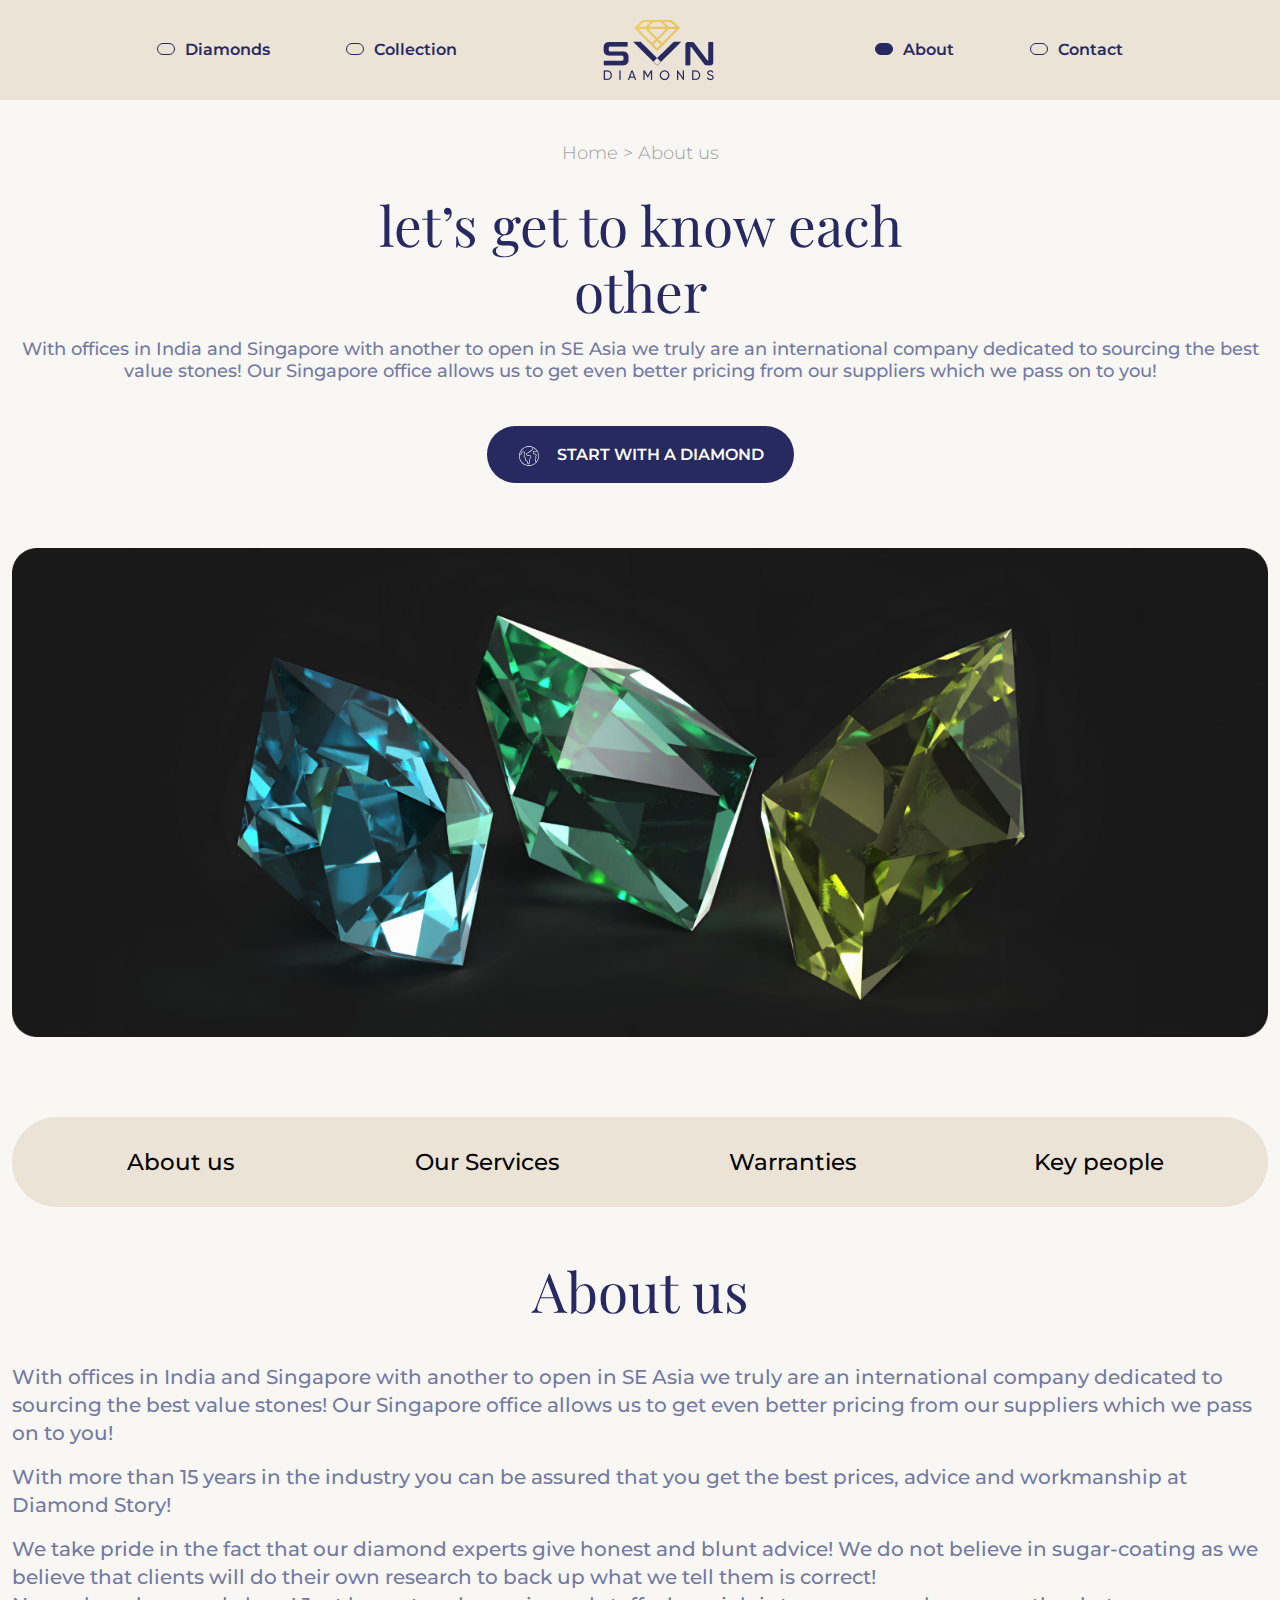
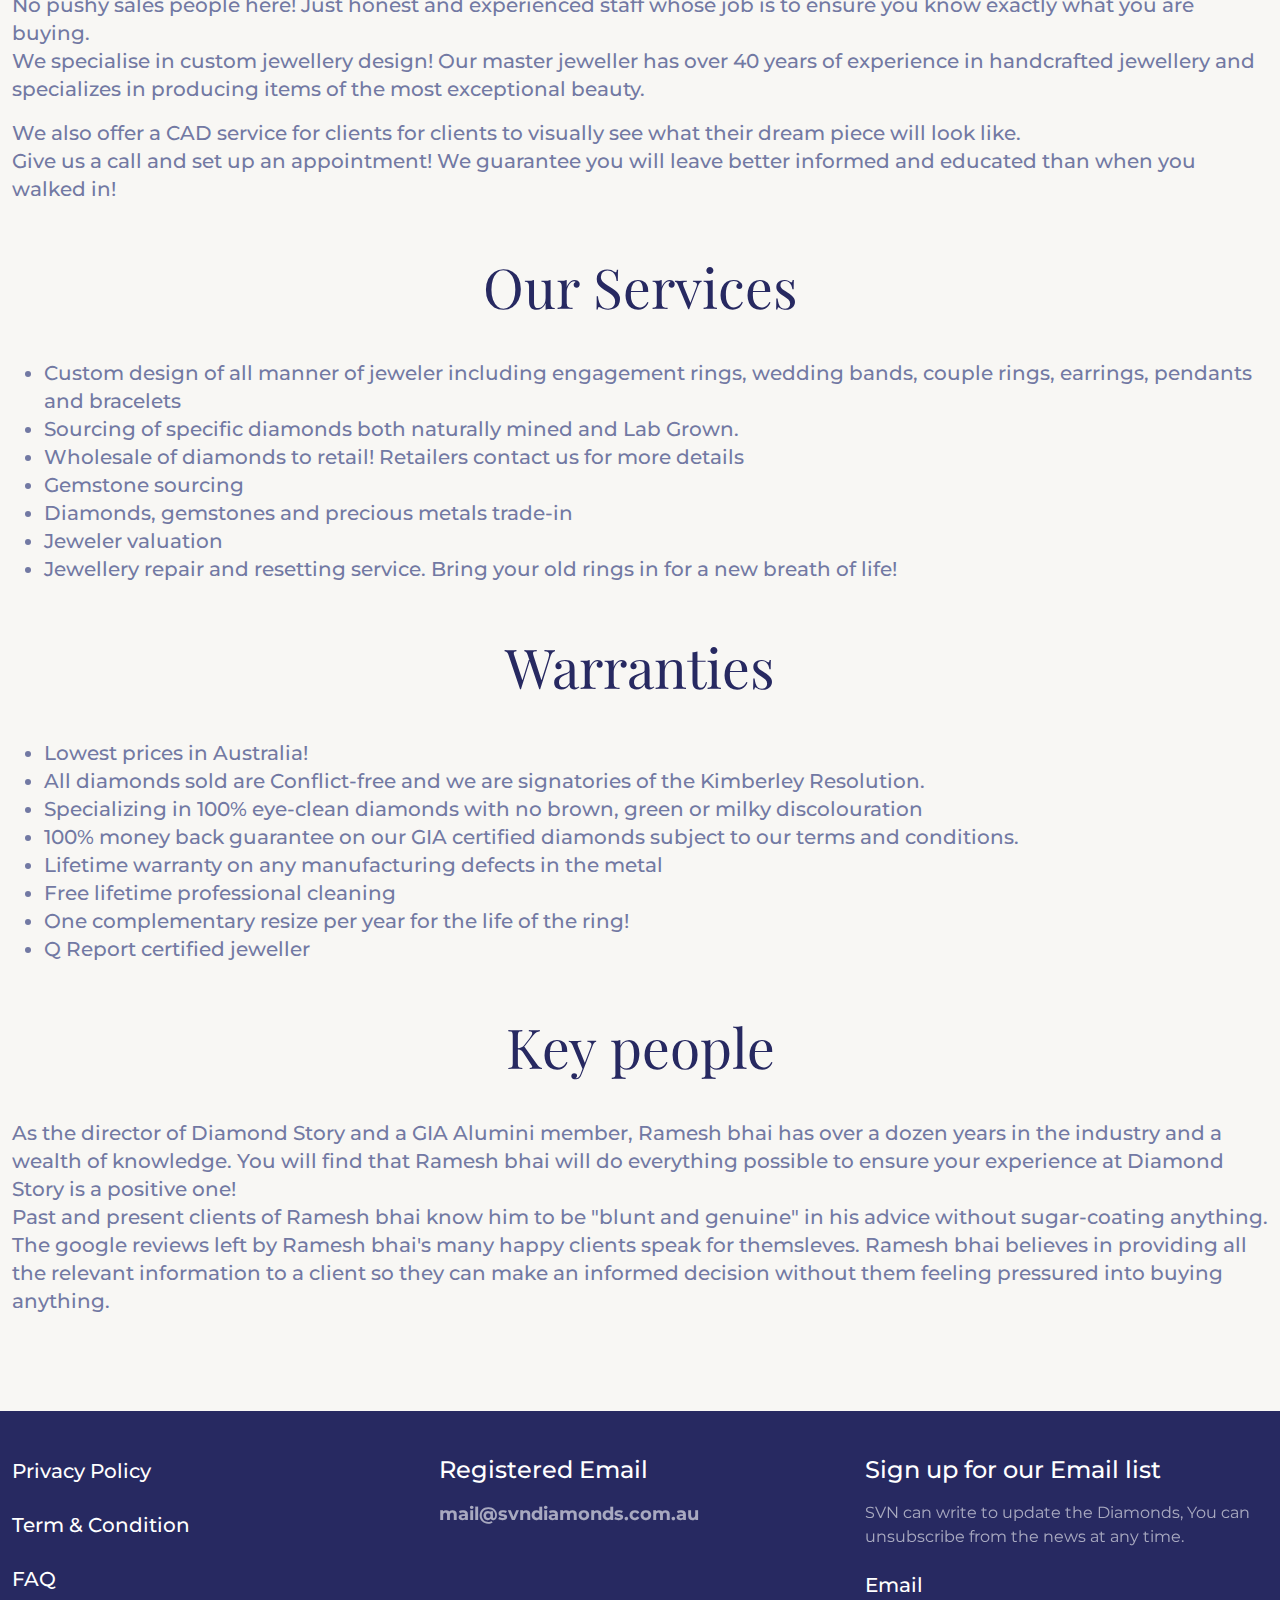
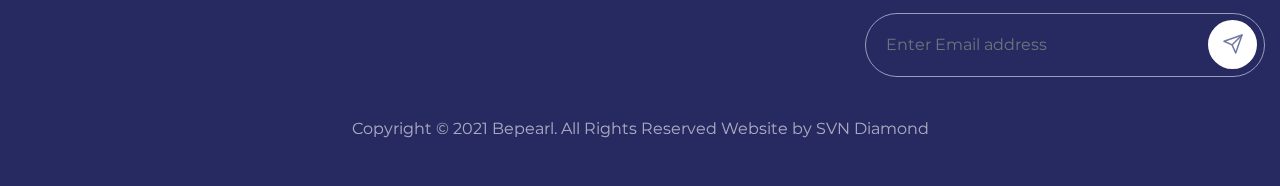
<file: about-us.html>
<!DOCTYPE html>
<html lang="en">

<head>
    <meta charset="UTF-8">
    <meta http-equiv="X-UA-Compatible" content="IE=edge">
    <meta name="viewport" content="width=device-width, initial-scale=1.0">
    <title>About us - SVN Diamond</title>

    <!-- favicon link  -->
    <link rel="icon" type="image/x-icon" href="assets/img/fev-icon.png">

    <!-- Bootstrap link  -->
    <link rel="stylesheet" href="assets/css/bootstrap.min.css">
    <link rel="stylesheet" href="assets/css/bootstrap-grid.min.css">

    <!-- Font link  -->
    <link rel="preconnect" href="https://fonts.googleapis.com">
    <link rel="preconnect" href="https://fonts.gstatic.com" crossorigin>
    <link
        href="https://fonts.googleapis.com/css2?family=Montserrat:ital,wght@0,100;0,200;0,300;0,400;0,500;0,600;0,700;0,800;0,900;1,100;1,200;1,300;1,400;1,500;1,600;1,700;1,800;1,900&display=swap"
        rel="stylesheet">
    <link
        href="https://fonts.googleapis.com/css2?family=Playfair+Display:ital,wght@0,400;0,500;0,600;0,700;0,800;0,900;1,400;1,500;1,600;1,700;1,800;1,900&display=swap"
        rel="stylesheet">

    <!-- Custom css link  -->
    <link rel="stylesheet" href="assets/css/style.css">
    <link rel="stylesheet" href="assets/css/media.css">

</head>

<body>

    <!-- Navbar start -->

    <nav class="navbar navbar-expand-lg">
        <div class="container">

            <div class="collapse navbar-collapse" id="navbarSupportedContent">
                <ul class="navbar-nav m-auto mb-2 mb-lg-0">
                    <li class="nav-item">
                        <a class="nav-link" aria-current="page" href="diamond.html"><span class="circle"></span>Diamonds</a>
                        <span class="line"></span>
                    </li>
                    <li class="nav-item">
                        <a class="nav-link" href="#"><span class="circle"></span>Collection </a>
                        <span class="line"></span>
                    </li>
                </ul>
            </div>

            <a class="navbar-brand" href="index.html">
                <img class="fullscreen" src="assets/img/main-logo.png" alt="">
                <img class="fullscreen sticky" src="assets/img/white-logo.png" alt="">
                <img class="smallscreen" src="assets/img/mian-logo-only.png" alt="">
            </a>

            <div class="collapse navbar-collapse sec" id="navbarSupportedContent">
                <ul class="navbar-nav m-auto mb-2 mb-lg-0">
                    <li class="nav-item">
                        <a class="nav-link active" href="#"><span class="circle"></span>About</a>
                        <span class="line"></span>
                    </li>
                    <li class="nav-item">
                        <a class="nav-link" href="contact-us.html"><span class="circle"></span>Contact </a>
                        <span class="line"></span>
                    </li>
                </ul>
            </div>
            <button class="navbar-toggler" type="button" data-bs-toggle="collapse"
                data-bs-target="#navbarSupportedContent" aria-controls="navbarSupportedContent" aria-expanded="false"
                aria-label="Toggle navigation">
                <span class="navbar-toggler-icon"></span>
            </button>
        </div>
    </nav>

    <!-- Navbar end -->

    <div class="about-us">
        <div class="container">
            <div class="text-top">
                <p><a href="index.html">Home</a> > <a href="#">About us</a></p>
                <h1 class="main-title">let’s get to know each other</h1>
                <h6>With offices in India and Singapore with another to open in SE Asia we truly are an international
                    company dedicated to sourcing the best value stones! Our Singapore office allows us to get even
                    better pricing from our suppliers which we pass on to you!</h6>
                <div class="btn-wrpp">
                    <a href="" class="theme-btn">
                        <svg width="24" height="24" viewBox="0 0 25 24" fill="none" xmlns="http://www.w3.org/2000/svg">
                            <path
                                d="M22.8543 11.9999C22.8599 9.80623 22.1638 7.66821 20.8679 5.89819C19.9079 4.58681 18.6549 3.51773 17.2088 2.77613H17.1893C16.992 2.67584 16.7914 2.58525 16.5876 2.4979C15.1116 1.86378 13.5082 1.58186 11.9044 1.67443C10.3006 1.76701 8.74033 2.23154 7.34707 3.03127C5.95381 3.83101 4.76578 4.944 3.87697 6.2822C2.98815 7.62039 2.42296 9.14706 2.22608 10.7414C2.20344 10.9161 2.18726 11.094 2.17432 11.272C2.14844 11.5114 2.14844 11.7573 2.14844 11.9999C2.14801 14.1389 2.8101 16.2255 4.04371 17.9729C5.27732 19.7203 7.02188 21.0427 9.03758 21.7583C11.0533 22.4739 13.2412 22.5477 15.3005 21.9694C17.3598 21.3911 19.1894 20.1891 20.5379 18.5287C22.0357 16.6824 22.8535 14.3774 22.8543 11.9999ZM20.2046 17.8914C19.9777 17.7461 19.7899 17.5472 19.6579 17.3123C19.5088 17.0241 19.4245 16.7068 19.4111 16.3826C19.3977 16.0585 19.4554 15.7353 19.5802 15.4358C19.6352 15.2967 19.6999 15.1608 19.7646 15.0217C20.008 14.6074 20.1312 14.1335 20.1205 13.6531C20.0888 13.4315 20.0313 13.2143 19.9491 13.0061C19.8453 12.8002 19.8026 12.569 19.8261 12.3396C19.8828 12.1966 19.965 12.065 20.0688 11.9514C20.2369 11.7653 20.3617 11.5444 20.4343 11.3043C20.6058 10.5635 19.9426 9.94554 19.2341 9.73848C19.0464 9.68025 18.8555 9.64466 18.6679 9.60584C18.3327 9.56547 18.0098 9.45525 17.7199 9.28231C17.5693 9.17387 17.4509 9.02671 17.3771 8.85643C17.3033 8.68614 17.2769 8.49907 17.3008 8.31503C17.3247 8.13099 17.3979 7.95684 17.5127 7.81102C17.6275 7.6652 17.7796 7.55314 17.9529 7.48672C18.2744 7.39513 18.6112 7.36981 18.9429 7.41231H19.1338C19.6566 7.47596 20.184 7.33832 20.6091 7.02731C20.662 6.9815 20.7078 6.92807 20.7449 6.86878C21.7862 8.54195 22.2923 10.4929 22.1958 12.4612C22.0993 14.4296 21.4046 16.3217 20.2046 17.8849V17.8914ZM12.5014 2.29407C13.7877 2.29629 15.0608 2.55246 16.2479 3.0479L16.3191 3.18701C16.992 4.82084 14.5202 6.4579 12.9867 7.28937L12.7246 7.43495L11.2267 8.24701C10.725 8.48016 10.2742 8.80998 9.9002 9.2176C9.69058 9.45855 9.55447 9.75456 9.50802 10.0705C9.46157 10.3865 9.50673 10.7092 9.63814 11.0002C10.214 12.0679 11.7638 11.767 12.2717 11.6699C12.7796 11.5729 13.8893 11.4337 14.1514 12.0776C14.2743 12.3687 14.3293 12.7246 14.1741 12.922C12.9641 14.3455 12.9188 15.7367 12.8799 17.0793C12.8809 17.7195 12.8159 18.3581 12.6858 18.9849C12.5467 19.5705 12.3623 19.8843 12.097 19.9134C11.7735 19.962 11.5049 19.4767 11.4499 19.1143C11.4273 18.9784 11.4143 18.8426 11.3981 18.7067C11.3897 18.2479 11.2554 17.8002 11.0099 17.4126C10.7402 17.101 10.4011 16.8572 10.0199 16.7008C9.69079 16.5922 9.40804 16.3756 9.21755 16.0861C9.14023 15.8357 9.12578 15.5701 9.17549 15.3129C9.22883 14.9901 9.21561 14.6598 9.13667 14.3423C8.9759 13.9246 8.69992 13.5611 8.34079 13.294C8.13839 13.1307 7.96075 12.9389 7.81343 12.7246C7.4899 12.1584 7.68079 11.4111 7.96226 10.5667C8.22432 9.78054 8.49608 8.64819 7.84579 7.85878C7.67697 7.65789 7.46182 7.50108 7.2189 7.40188C6.97597 7.30268 6.71255 7.26407 6.45138 7.28937C6.11046 7.30965 5.77871 7.40766 5.48151 7.57589C5.1843 7.74411 4.92953 7.97811 4.73667 8.25995C4.55539 8.55941 4.40369 8.87581 4.28373 9.20466C4.05079 9.78054 3.8502 10.282 3.39726 10.4341C3.23866 10.4667 3.07712 10.483 2.9152 10.4826C3.28207 8.20243 4.44764 6.12695 6.20369 4.62693C7.95974 3.12691 10.1919 2.30005 12.5014 2.29407ZM12.5014 21.7058C9.92721 21.7058 7.45849 20.6832 5.63828 18.863C3.81807 17.0428 2.79549 14.5741 2.79549 11.9999C2.79549 11.7734 2.79549 11.5437 2.81814 11.3173L2.83755 11.1329C3.09557 11.1393 3.35332 11.1121 3.60432 11.052C4.33873 10.7997 4.62991 10.0814 4.89843 9.43437C5.00289 9.14568 5.13395 8.86733 5.2899 8.6029C5.42756 8.40752 5.60761 8.2458 5.81658 8.12983C6.02556 8.01385 6.25805 7.94663 6.49667 7.93319C6.65585 7.91693 6.81663 7.93767 6.96647 7.99379C7.11631 8.04991 7.25116 8.13989 7.36049 8.25672C7.80049 8.79378 7.59343 9.6576 7.36049 10.3499C7.10167 11.1199 6.75226 12.1779 7.26667 13.0417C7.44423 13.3138 7.66245 13.5571 7.91373 13.7631C8.17232 13.9537 8.37736 14.2078 8.50902 14.5008C8.55493 14.7369 8.55493 14.9797 8.50902 15.2158C8.44238 15.5856 8.47589 15.9665 8.60608 16.319C8.85034 16.7498 9.24046 17.0791 9.70608 17.2476C9.99664 17.3613 10.2577 17.5394 10.4696 17.7684C10.6387 18.0643 10.73 18.3983 10.7349 18.739C10.7349 18.8911 10.764 19.0431 10.7899 19.1887C10.9031 19.8617 11.3723 20.5314 12.0355 20.5314C12.0786 20.5345 12.1219 20.5345 12.1649 20.5314C12.9835 20.4246 13.2229 19.4346 13.3005 19.1079C13.4394 18.4395 13.5098 17.7587 13.5108 17.0761C13.5529 15.782 13.5949 14.5655 14.6593 13.3167C15.012 12.8961 14.9311 12.2587 14.737 11.7993C14.4135 11.0293 13.4849 10.7479 12.1488 11.0067C11.094 11.2105 10.4405 11.0973 10.2076 10.667C10.1372 10.4886 10.1181 10.2942 10.1524 10.1055C10.1867 9.91687 10.273 9.74156 10.4017 9.59937C10.7248 9.26888 11.108 9.00314 11.5308 8.81642L13.0255 8.00113L13.2908 7.85878C16.002 6.38995 17.2832 4.88231 17.047 3.42642C18.3157 4.09933 19.4204 5.04383 20.2823 6.1926C20.2661 6.42878 20.2273 6.51613 20.1917 6.54525C19.8881 6.74155 19.5244 6.82301 19.1661 6.77495H18.9817C18.5608 6.72377 18.1339 6.76348 17.7296 6.89142C17.4492 7.00073 17.2033 7.18357 17.0179 7.42072C16.8325 7.65788 16.7144 7.94059 16.676 8.23917C16.6376 8.53774 16.6803 8.84114 16.7997 9.1175C16.919 9.39385 17.1106 9.63294 17.3543 9.80966C17.7187 10.0369 18.1284 10.1815 18.5546 10.2335C18.7326 10.2691 18.9008 10.3047 19.0626 10.3499C19.4864 10.4761 19.8876 10.8255 19.8132 11.1523C19.7617 11.3026 19.679 11.4405 19.5705 11.5567C19.4091 11.7366 19.2868 11.9481 19.2114 12.1779C19.1456 12.5339 19.1931 12.9017 19.3473 13.2293C19.413 13.3871 19.4597 13.5522 19.4864 13.7211C19.4802 14.0829 19.3786 14.4367 19.192 14.7467C19.1176 14.8955 19.0464 15.0476 18.9882 15.1996C18.8288 15.5884 18.7564 16.0073 18.776 16.427C18.7955 16.8467 18.9066 17.2571 19.1014 17.6293C19.2762 17.9344 19.5172 18.1964 19.8067 18.3961C18.8971 19.4387 17.7741 20.2738 16.5137 20.8448C15.2534 21.4159 13.8851 21.7095 12.5014 21.7058Z"
                                fill="white" />
                        </svg>
                        Start with a Diamond
                    </a>
                </div>
            </div>

            <div class="about-details">
                <img src="assets/img/about-page.png" alt="">

                <nav id="navbar-example2" class="navbarsec-link px-3 mb-3">
                    <ul class="nav nav-pills">
                        <li class="nav-item">
                            <a class="nav-link" href="#One">About us</a>
                        </li>
                        <li class="nav-item">
                            <a class="nav-link" href="#Two">Our Services</a>
                        </li>
                        <li class="nav-item">
                            <a class="nav-link" href="#Three">Warranties</a>
                        </li>
                        <li class="nav-item">
                            <a class="nav-link" href="#Four">Key people</a>
                        </li>
                    </ul>
                </nav>
                <div data-bs-spy="scroll" data-bs-target="#navbar-example2" data-bs-root-margin="0px 0px -40%"
                    data-bs-smooth-scroll="true" class="scrollspy-example navbarsec-detsils" tabindex="0">
                    <div id="One">
                        <h1 class="main-title">About us</h1>
                        <h6>With offices in India and Singapore with another to open in SE Asia we truly are an international company dedicated to sourcing the best value stones! Our Singapore office allows us to get even better pricing from our suppliers which we pass on to you!</h6>
                        <h6>With more than 15 years in the industry you can be assured that you get the best prices, advice and workmanship at Diamond Story!</h6>
                        <h6>We take pride in the fact that our diamond experts give honest and blunt advice! We do not believe in sugar-coating as we believe that clients will do their own research to back up what we tell them is correct! <br> No pushy sales people here! Just honest and experienced staff whose job is to ensure you know exactly what you are buying. <br>We specialise in custom jewellery design! Our master jeweller has over 40 years of experience in handcrafted jewellery and specializes in producing items of the most exceptional beauty.</h6>
                        <h6>We also offer a CAD service for clients for clients to visually see what their dream piece will look like. <br>Give us a call and set up an appointment! We guarantee you will leave better informed and educated than when you walked in!</h6>
                    </div>
                    <div id="Two">
                        <h1 class="main-title">Our Services</h1>
                        <ul>
                            <li>Custom design of all manner of jeweler including engagement rings, wedding bands, couple rings, earrings, pendants and bracelets</li>
                            <li>Sourcing of specific diamonds both naturally mined and Lab Grown.</li>
                            <li>Wholesale of diamonds to retail! Retailers contact us for more details</li>
                            <li>Gemstone sourcing</li>
                            <li>Diamonds, gemstones and precious metals trade-in</li>
                            <li>Jeweler valuation</li>
                            <li>Jewellery repair and resetting service. Bring your old rings in for a new breath of life!</li>
                        </ul>
                    </div>
                    <div id="Three">
                        <h1 class="main-title">Warranties</h1>
                        <ul>
                            <li>Lowest prices in Australia!</li>
                            <li>All diamonds sold are Conflict-free and we are signatories of the Kimberley Resolution.</li>
                            <li>Specializing in 100% eye-clean diamonds with no brown, green or milky discolouration</li>
                            <li>100% money back guarantee on our GIA certified diamonds subject to our terms and conditions.</li>
                            <li>Lifetime warranty on any manufacturing defects in the metal</li>
                            <li>Free lifetime professional cleaning</li>
                            <li>One complementary resize per year for the life of the ring!</li>
                            <li>Q Report certified jeweller</li>
                        </ul>
                    </div>
                    <div id="Four">
                        <h1 class="main-title">Key people</h1>
                        <h6>As the director of Diamond Story and a GIA Alumini member, Ramesh bhai has over a dozen years in the industry and a wealth of knowledge. You will find that Ramesh bhai will do everything possible to ensure your experience at Diamond Story is a positive one! <br> Past and present clients of Ramesh bhai know him to be "blunt and genuine" in his advice without sugar-coating anything. The google reviews left by Ramesh bhai's many happy clients speak for themsleves. Ramesh bhai believes in providing all the relevant information to a client so they can make an informed decision without them feeling pressured into buying anything.</h6>
                    </div>
                </div>


            </div>



        </div>
    </div>




    <!-- Footer start  -->

    <footer class="svn-footer">
        <div class="container">
            <div class="row">
                <div class="col-lg-4">
                    <div class="details">
                        <a href="privacy-policy.html" class="link">Privacy Policy</a>
                        <a href="terms-condition.html" class="link">Term & Condition </a>
                        <a href="faq.html" class="link">FAQ</a>
                    </div>
                </div>
                <div class="col-lg-4">
                    <div class="details sec">
            <h4>Registered Email</h4>
            <p class="mail"><b>mail@svndiamonds.com.au</b></p>
          </div>
                </div>
                <div class="col-lg-4">
                    <div class="details">
                        <h4>Sign up for our Email list</h4>
                        <p>SVN can write to update the Diamonds, You can unsubscribe from the news at any time.</p>
                        <h5>Email</h5>
                        <div class="enter-email">
                            <input type="email" class="form-control" id="exampleFormControlInput1"
                                placeholder="Enter Email address">
                            <div class="send-btn">
                                <svg width="24" height="24" viewBox="0 0 24 24" fill="none"
                                    xmlns="http://www.w3.org/2000/svg">
                                    <path d="M21 3L11 13" stroke="#7279A3" stroke-width="1.5" stroke-linecap="round"
                                        stroke-linejoin="round" />
                                    <path d="M21 3L14.7 21L11.1 12.9L3 9.3L21 3Z" stroke="#7279A3" stroke-width="1.5"
                                        stroke-linecap="round" stroke-linejoin="round" />
                                </svg>
                            </div>
                        </div>
                    </div>
                </div>
            </div>
        </div>
        <div class="copy-right">
            <p class="text-center">Copyright © 2021 Bepearl. All Rights Reserved Website by SVN Diamond</p>
        </div>
    </footer>

    <!-- Footer end -->


    <!-- jQueary link  -->
    <!-- <script src="https://ajax.googleapis.com/ajax/libs/jquery/3.6.1/jquery.min.js"></script> -->
    <script src="https://cdnjs.cloudflare.com/ajax/libs/jquery/2.1.3/jquery.min.js"></script>

    <!-- Bootstrap js -->
    <script src="assets/js/bootstrap.bundle.min.js"></script>


    <script>

        // navbar js 
        $(window).scroll(function () {
            if ($(this).scrollTop() > 10) {
                $('.navbar').addClass('sticky')
            } else {
                $('.navbar').removeClass('sticky')
            }
        });


        // On scroll stop link JS 

        function menuOnScroll(mySection, myMenu, myClass) {
        $(window).scroll(function(){
            var elScroll = $(window).scrollTop();
            $(mySection).each(function(i){
            if ($(this).offset().top <= elScroll) {
                $(myMenu).removeClass(myClass);
                $(myMenu).eq(i).addClass(myClass);
            }
            });
        });
        }

        menuOnScroll('section','nav ul li a', 'inSection');
        function scrollToAnyPoint (navItem) {
        var getAttr;
        $(navItem).click(function(e){
            e.preventDefault();
            getAttr = $(this).attr('href');
            var toSection = $(getAttr).offset().top;
            $("html, body").animate({scrollTop:toSection}, 500)
        });
        }
        scrollToAnyPoint('nav ul li a');

    </script>


</body>

</html>
</file>
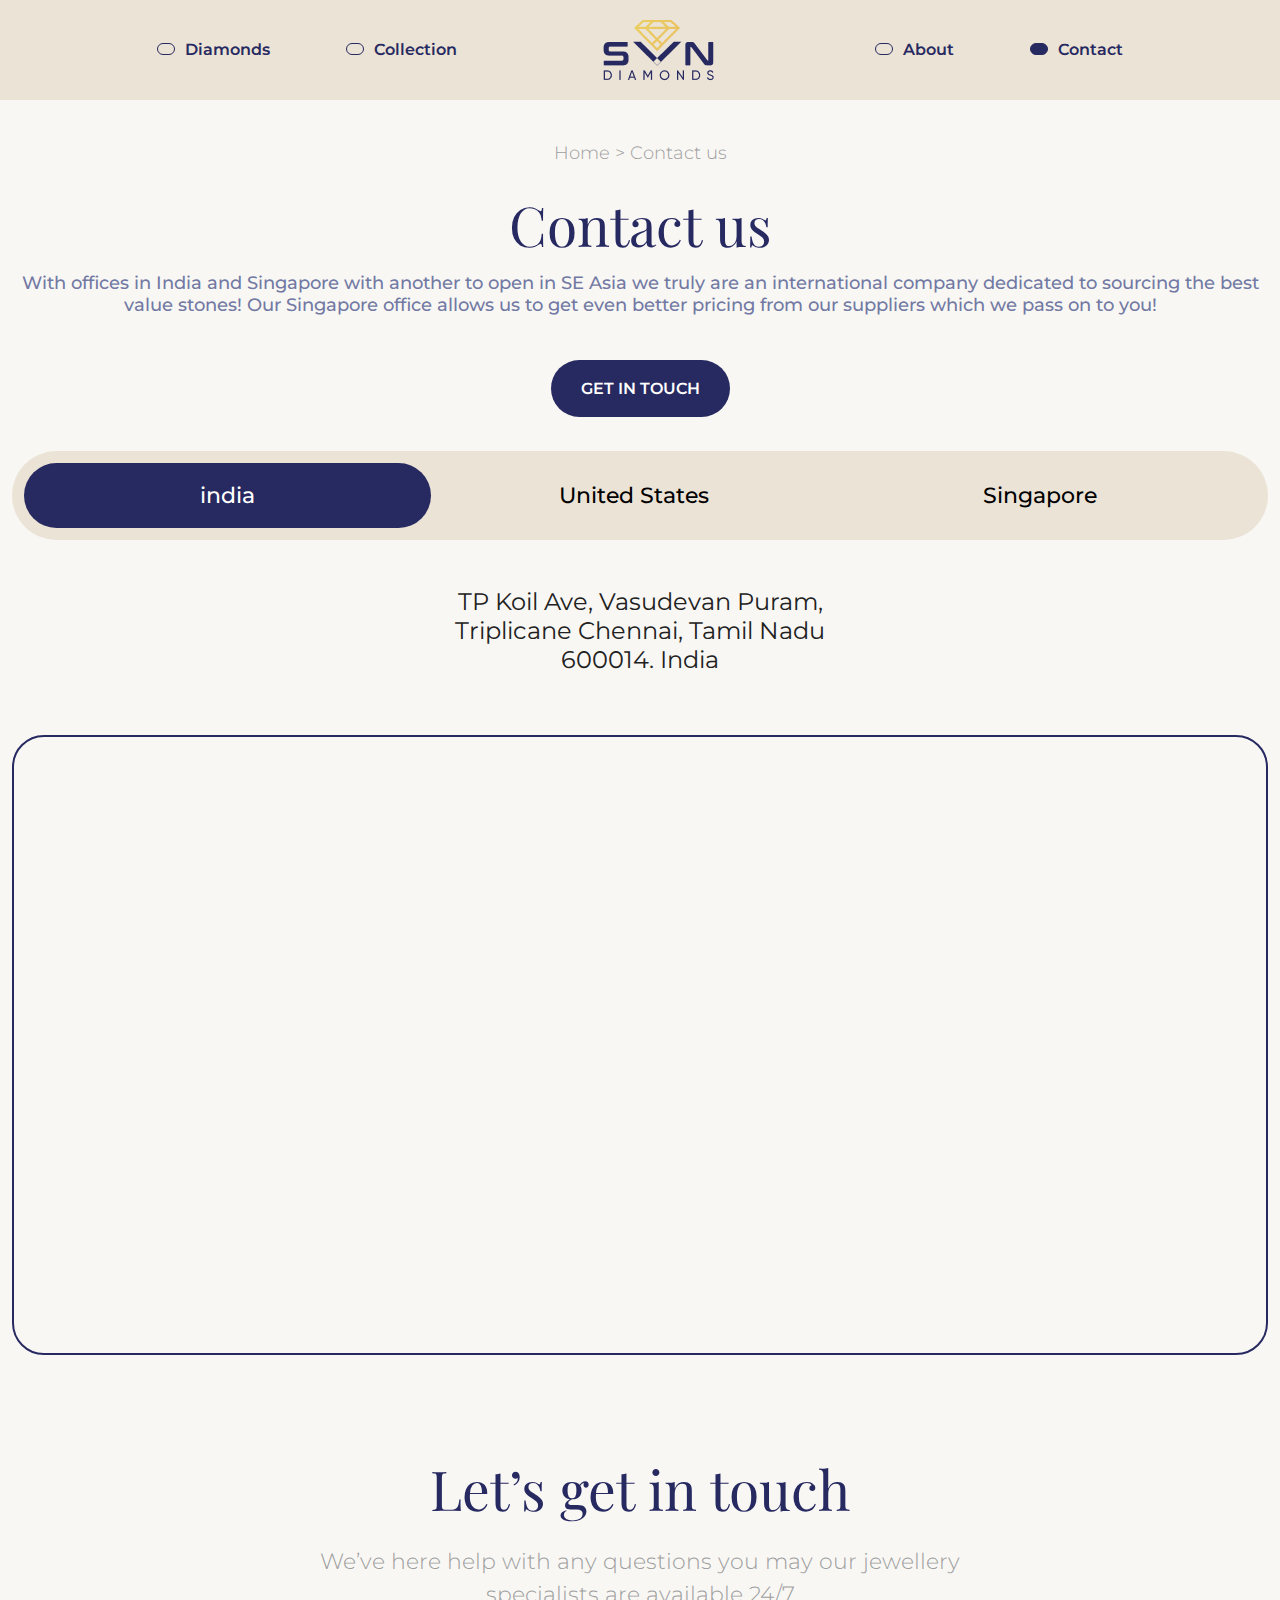
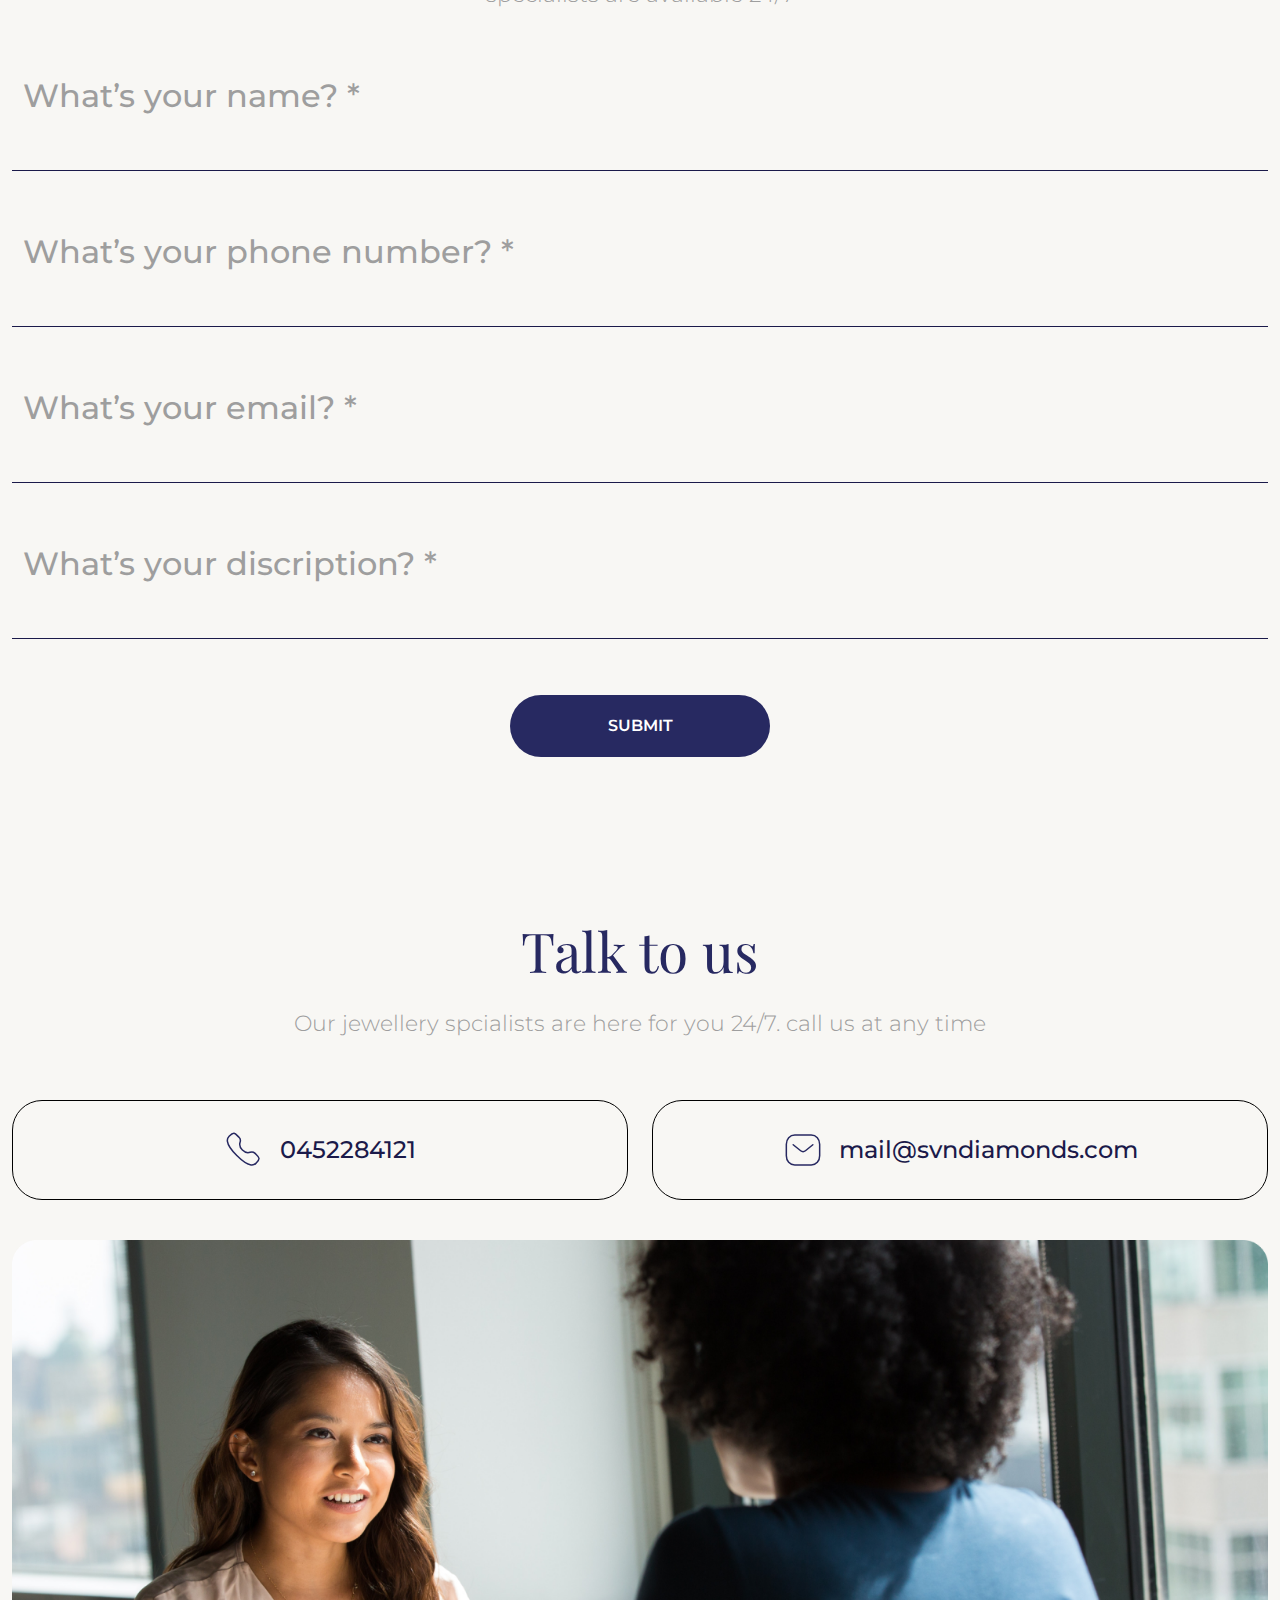
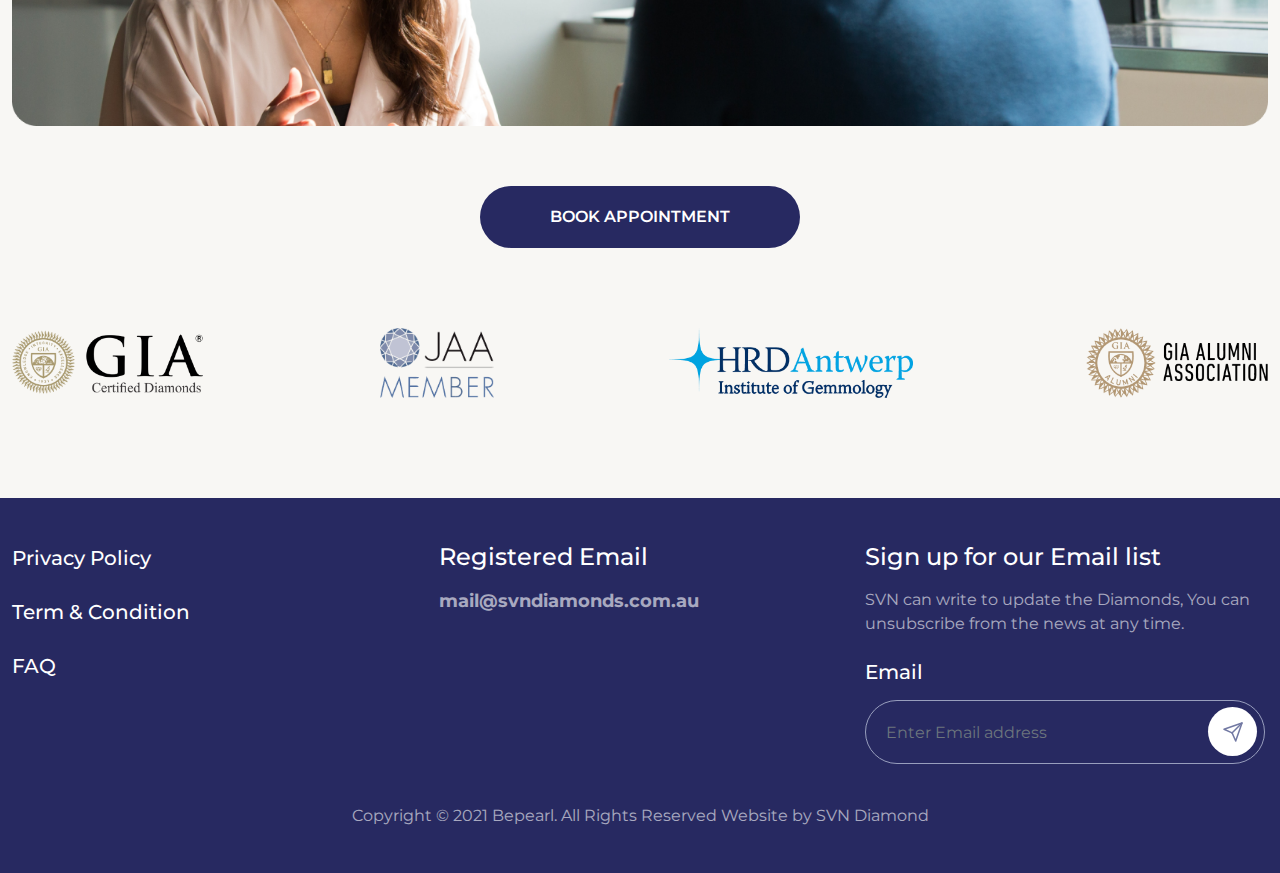
<file: contact-us.html>
<!DOCTYPE html>
<html lang="en">

<head>
    <meta charset="UTF-8">
    <meta http-equiv="X-UA-Compatible" content="IE=edge">
    <meta name="viewport" content="width=device-width, initial-scale=1.0">
    <title>FAQ - SVN Diamond</title>

    <!-- favicon link  -->
    <link rel="icon" type="image/x-icon" href="assets/img/fev-icon.png">

    <!-- Bootstrap link  -->
    <link rel="stylesheet" href="assets/css/bootstrap.min.css">
    <link rel="stylesheet" href="assets/css/bootstrap-grid.min.css">

    <!-- Font link  -->
    <link rel="preconnect" href="https://fonts.googleapis.com">
    <link rel="preconnect" href="https://fonts.gstatic.com" crossorigin>
    <link
        href="https://fonts.googleapis.com/css2?family=Montserrat:ital,wght@0,100;0,200;0,300;0,400;0,500;0,600;0,700;0,800;0,900;1,100;1,200;1,300;1,400;1,500;1,600;1,700;1,800;1,900&display=swap"
        rel="stylesheet">
    <link
        href="https://fonts.googleapis.com/css2?family=Playfair+Display:ital,wght@0,400;0,500;0,600;0,700;0,800;0,900;1,400;1,500;1,600;1,700;1,800;1,900&display=swap"
        rel="stylesheet">

    <!-- Custom css link  -->
    <link rel="stylesheet" href="assets/css/style.css">
    <link rel="stylesheet" href="assets/css/media.css">

</head>

<body>


    <!-- Navbar start -->

    <nav class="navbar navbar-expand-lg">
        <div class="container">

            <div class="collapse navbar-collapse" id="navbarSupportedContent">
                <ul class="navbar-nav m-auto mb-2 mb-lg-0">
                    <li class="nav-item">
                        <a class="nav-link" aria-current="page" href="diamond.html"><span class="circle"></span>Diamonds</a>
                        <span class="line"></span>
                    </li>
                    <li class="nav-item">
                        <a class="nav-link" href="#"><span class="circle"></span>Collection </a>
                        <span class="line"></span>
                    </li>
                </ul>
            </div>

            <a class="navbar-brand" href="index.html">
                <img class="fullscreen" src="assets/img/main-logo.png" alt="">
                <img class="fullscreen sticky" src="assets/img/white-logo.png" alt="">
                <img class="smallscreen" src="assets/img/mian-logo-only.png" alt="">
            </a>

            <div class="collapse navbar-collapse sec" id="navbarSupportedContent">
                <ul class="navbar-nav m-auto mb-2 mb-lg-0">
                    <li class="nav-item">
                        <a class="nav-link" href="about-us.html"><span class="circle"></span>About</a>
                        <span class="line"></span>
                    </li>
                    <li class="nav-item">
                        <a class="nav-link active" href="#"><span class="circle"></span>Contact </a>
                        <span class="line"></span>
                    </li>
                </ul>
            </div>
            <button class="navbar-toggler" type="button" data-bs-toggle="collapse"
                data-bs-target="#navbarSupportedContent" aria-controls="navbarSupportedContent" aria-expanded="false"
                aria-label="Toggle navigation">
                <span class="navbar-toggler-icon"></span>
            </button>
        </div>
    </nav>

    <!-- Navbar end -->

    <div class="about-us">
        <div class="container">
            <div class="text-top">
                <p><a href="index.html">Home</a> > <a href="#">Contact us</a></p>
                <h1 class="main-title">Contact us</h1>
                <h6>With offices in India and Singapore with another to open in SE Asia we truly are an international company dedicated to sourcing the best value stones! Our Singapore office allows us to get even better pricing from our suppliers which we pass on to you!</h6>
                <div class="btn-wrpp">
                    <a href="" class="theme-btn">GEt in touch</a>
                </div>
            </div>

            <div class="contact-us">
                <ul class="nav nav-pills" id="pills-tab" role="tablist">
                    <li class="nav-item" role="presentation">
                      <button class="nav-link active" id="pills-india-tab" data-bs-toggle="pill" data-bs-target="#pills-india" type="button" role="tab" aria-controls="pills-india" aria-selected="true">india</button>
                    </li>
                    <li class="nav-item" role="presentation">
                      <button class="nav-link" id="pills-US-tab" data-bs-toggle="pill" data-bs-target="#pills-US" type="button" role="tab" aria-controls="pills-US" aria-selected="false">United States</button>
                    </li>
                    <li class="nav-item" role="presentation">
                      <button class="nav-link" id="pills-Singapore-tab" data-bs-toggle="pill" data-bs-target="#pills-Singapore" type="button" role="tab" aria-controls="pills-Singapore" aria-selected="false">Singapore</button>
                    </li>
                </ul>
                <div class="tab-content" id="pills-tabContent">
                    <div class="tab-pane fade show active" id="pills-india" role="tabpanel" aria-labelledby="pills-india-tab" tabindex="0">
                        <h3 class="address">TP Koil Ave, Vasudevan Puram, Triplicane  Chennai, Tamil Nadu 600014. India </h3>                        
                        <div id="mymap">
                            <iframe src="https://www.google.com/maps/embed?pb=!1m18!1m12!1m3!1d1634.159914488561!2d80.27725619501643!3d13.054173392329425!2m3!1f0!2f0!3f0!3m2!1i1024!2i768!4f13.1!3m3!1m2!1s0x3a5266275b3bf249%3A0x125f6f296544650e!2sTP%20Koil%20Ave%2C%20Narayana%20Krishnaraja%20Puram%2C%20Triplicane%2C%20Chennai%2C%20Tamil%20Nadu%20600005!5e0!3m2!1sen!2sin!4v1679292158059!5m2!1sen!2sin" width="100%" height="100%" style="border:0;" allowfullscreen="" loading="lazy" referrerpolicy="no-referrer-when-downgrade"></iframe>
                        </div>
                    </div>
                    <div class="tab-pane fade" id="pills-US" role="tabpanel" aria-labelledby="pills-US-tab" tabindex="0">
                        <h3 class="address">TP Koil Ave, Vasudevan Puram, Triplicane  Chennai, Tamil Nadu 600014. India </h3>                        
                        <div id="mymap">
                            <iframe src="https://www.google.com/maps/embed?pb=!1m18!1m12!1m3!1d1634.159914488561!2d80.27725619501643!3d13.054173392329425!2m3!1f0!2f0!3f0!3m2!1i1024!2i768!4f13.1!3m3!1m2!1s0x3a5266275b3bf249%3A0x125f6f296544650e!2sTP%20Koil%20Ave%2C%20Narayana%20Krishnaraja%20Puram%2C%20Triplicane%2C%20Chennai%2C%20Tamil%20Nadu%20600005!5e0!3m2!1sen!2sin!4v1679292158059!5m2!1sen!2sin" width="100%" height="100%" style="border:0;" allowfullscreen="" loading="lazy" referrerpolicy="no-referrer-when-downgrade"></iframe>
                        </div>
                    </div>
                    <div class="tab-pane fade" id="pills-Singapore" role="tabpanel" aria-labelledby="pills-Singapore-tab" tabindex="0">
                        <h3 class="address">TP Koil Ave, Vasudevan Puram, Triplicane  Chennai, Tamil Nadu 600014. India </h3>
                        <div id="mymap">
                            <iframe src="https://www.google.com/maps/embed?pb=!1m18!1m12!1m3!1d1634.159914488561!2d80.27725619501643!3d13.054173392329425!2m3!1f0!2f0!3f0!3m2!1i1024!2i768!4f13.1!3m3!1m2!1s0x3a5266275b3bf249%3A0x125f6f296544650e!2sTP%20Koil%20Ave%2C%20Narayana%20Krishnaraja%20Puram%2C%20Triplicane%2C%20Chennai%2C%20Tamil%20Nadu%20600005!5e0!3m2!1sen!2sin!4v1679292158059!5m2!1sen!2sin" width="100%" height="100%" style="border:0;" allowfullscreen="" loading="lazy" referrerpolicy="no-referrer-when-downgrade"></iframe>
                        </div>
                    </div>
                </div>

                <!-- let’s get sec start  -->

                <div class="lets-get">
                    <h1 class="main-title">Let’s get in touch</h1>
                    <p class="main-subt">We’ve here help with any questions you may our jewellery specialists are available 24/7</p>
                    <form action="" class="get-form">
                        <div class="form-floating">
                            <input type="email" class="form-control" id="floatingInput" placeholder="Name">
                            <label for="floatingInput">What’s your name? *</label>
                        </div>
                        <div class="form-floating">
                            <input type="email" class="form-control" id="floatingInput" placeholder="Name">
                            <label for="floatingInput">What’s your phone number? *</label>
                        </div>
                        <div class="form-floating">
                            <input type="email" class="form-control" id="floatingInput" placeholder="Name">
                            <label for="floatingInput">What’s your email? *</label>
                        </div>
                        <div class="form-floating">
                            <input type="email" class="form-control" id="floatingInput" placeholder="Name">
                            <label for="floatingInput">What’s your discription? *</label>
                        </div>
                        
                        <a href="" class="theme-btn">Submit</a>
                        
                    </form>
                </div>

                <!-- let’s get sec end -->

                <!-- Talk to us sec start  -->

                <div class="talk-to-us">
                    <h1 class="main-title">Talk to us</h1>
                    <p class="main-subt">Our jewellery spcialists are here for you 24/7. call us at any time</p>

                    <div class="row">
                        <div class="col-lg-6 col-md-6">
                            <a href="#" class="call-main-btn">
                                <svg width="40" height="40" viewBox="0 0 40 40" fill="none" xmlns="http://www.w3.org/2000/svg">
                                    <path fill-rule="evenodd" clip-rule="evenodd" d="M18.3862 19.9537C25.0346 26.6003 26.5429 18.9109 30.776 23.141C34.857 27.2209 37.2026 28.0383 32.032 33.2075C31.3843 33.728 27.2693 39.9901 12.8076 25.5325C-1.65588 11.073 4.60256 6.95375 5.1232 6.30626C10.3064 1.12275 11.1097 3.48198 15.1907 7.56189C19.4239 11.7938 11.7377 13.307 18.3862 19.9537Z" stroke="#272961" stroke-width="1.5" stroke-linecap="round" stroke-linejoin="round"/>
                                </svg>
                                0452284121
                            </a>
                        </div>
                        <div class="col-lg-6 col-md-6">
                            <a href="#" class="call-main-btn">
                                <svg width="40" height="40" viewBox="0 0 40 40" fill="none" xmlns="http://www.w3.org/2000/svg">
                                    <path d="M29.8376 14.752L22.4321 20.7737C21.0329 21.8837 19.0644 21.8837 17.6652 20.7737L10.1973 14.752" stroke="#272961" stroke-width="1.5" stroke-linecap="round" stroke-linejoin="round"/>
                                    <path fill-rule="evenodd" clip-rule="evenodd" d="M28.1814 34.9999C33.2503 35.014 36.6666 30.8493 36.6666 25.7306V14.2834C36.6666 9.16471 33.2503 5 28.1814 5H11.8185C6.74956 5 3.33325 9.16471 3.33325 14.2834V25.7306C3.33325 30.8493 6.74956 35.014 11.8185 34.9999H28.1814Z" stroke="#272961" stroke-width="1.5" stroke-linecap="round" stroke-linejoin="round"/>
                                </svg>                                    
                                mail@svndiamonds.com
                            </a>
                        </div>
                    </div>
                    <img src="assets/img/talk-to-us.png" alt="">
                    <a href="" class="theme-btn">Book appointment</a>
                </div>

                <!-- Talk to us sec end -->

                <!-- Logos sec start  -->

                <div class="logos-sec">
                    <img src="assets/img/Logos-one.png" alt="">
                    <img src="assets/img/Logos-two.png" alt="">
                    <img src="assets/img/Logos-three.png" alt="">
                    <img src="assets/img/Logos-four.png" alt="">
                </div>

                <!-- Logos sec end -->
            </div>           
        </div>
    </div>


    <!-- Footer start  -->

    <footer class="svn-footer">
        <div class="container">
            
            <div class="row">
                <div class="col-lg-4">
                    <div class="details">
                        <a href="privacy-policy.html" class="link">Privacy Policy</a>
                        <a href="terms-condition.html" class="link">Term & Condition </a>
                        <a href="faq.html" class="link">FAQ</a>
                    </div>
                </div>
                <div class="col-lg-4">
                    <div class="details sec">
            <h4>Registered Email</h4>
            <p class="mail"><b>mail@svndiamonds.com.au</b></p>
          </div>
                </div>
                <div class="col-lg-4">
                    <div class="details">
                        <h4>Sign up for our Email list</h4>
                        <p>SVN can write to update the Diamonds, You can unsubscribe from the news at any time.</p>
                        <h5>Email</h5>
                        <div class="enter-email">
                            <input type="email" class="form-control" id="exampleFormControlInput1"
                                placeholder="Enter Email address">
                            <div class="send-btn">
                                <svg width="24" height="24" viewBox="0 0 24 24" fill="none"
                                    xmlns="http://www.w3.org/2000/svg">
                                    <path d="M21 3L11 13" stroke="#7279A3" stroke-width="1.5" stroke-linecap="round"
                                        stroke-linejoin="round" />
                                    <path d="M21 3L14.7 21L11.1 12.9L3 9.3L21 3Z" stroke="#7279A3" stroke-width="1.5"
                                        stroke-linecap="round" stroke-linejoin="round" />
                                </svg>
                            </div>
                        </div>
                    </div>
                </div>
            </div>
        </div>
        <div class="copy-right">
            <p class="text-center">Copyright © 2021 Bepearl. All Rights Reserved Website by SVN Diamond</p>
        </div>
    </footer>

    <!-- Footer end -->


    <!-- jQueary link  -->
    <!-- <script src="https://ajax.googleapis.com/ajax/libs/jquery/3.6.1/jquery.min.js"></script> -->
    <script src="https://cdnjs.cloudflare.com/ajax/libs/jquery/2.1.3/jquery.min.js"></script>

    <!-- Bootstrap js -->
    <script src="assets/js/bootstrap.bundle.min.js"></script>



    <script>

        // navbar js 
        $(window).scroll(function () {
            if ($(this).scrollTop() > 10) {
                $('.navbar').addClass('sticky')
            } else {
                $('.navbar').removeClass('sticky')
            }
        });



    </script>



</body>

</html>
</file>
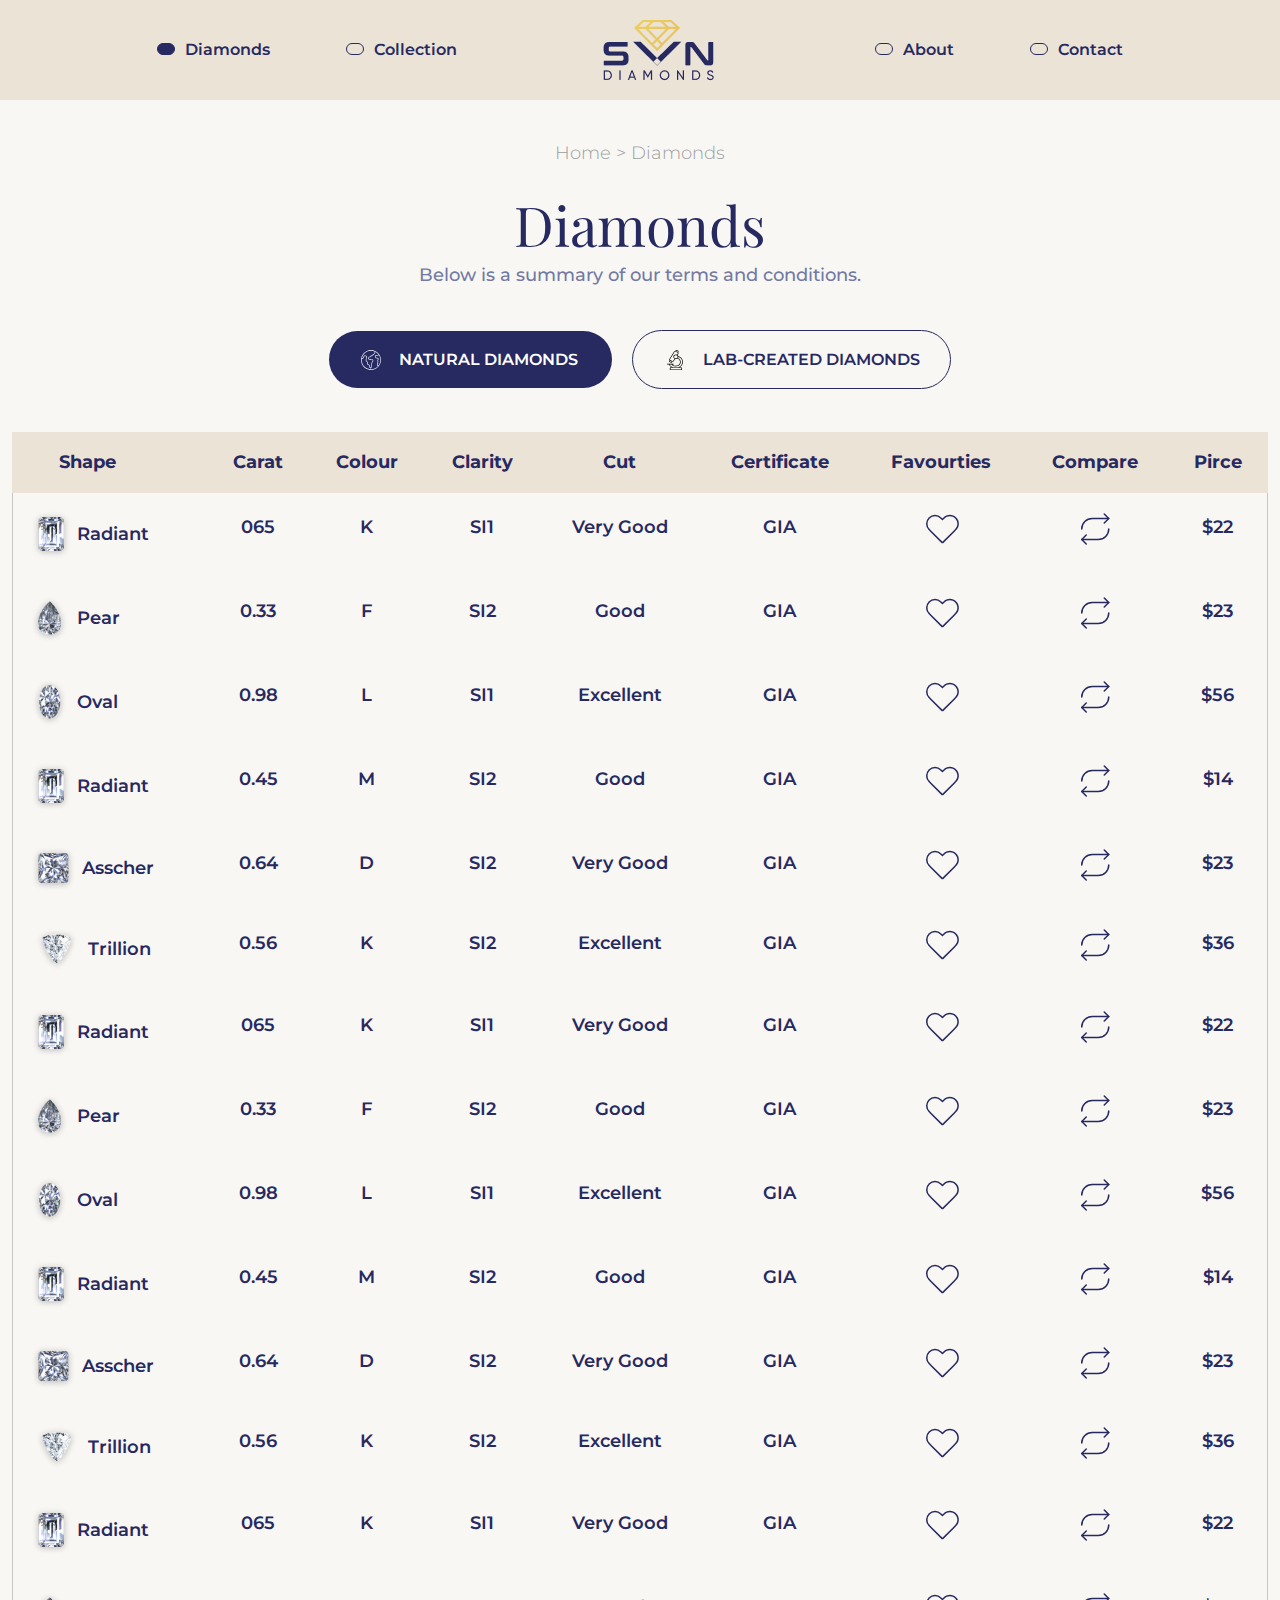
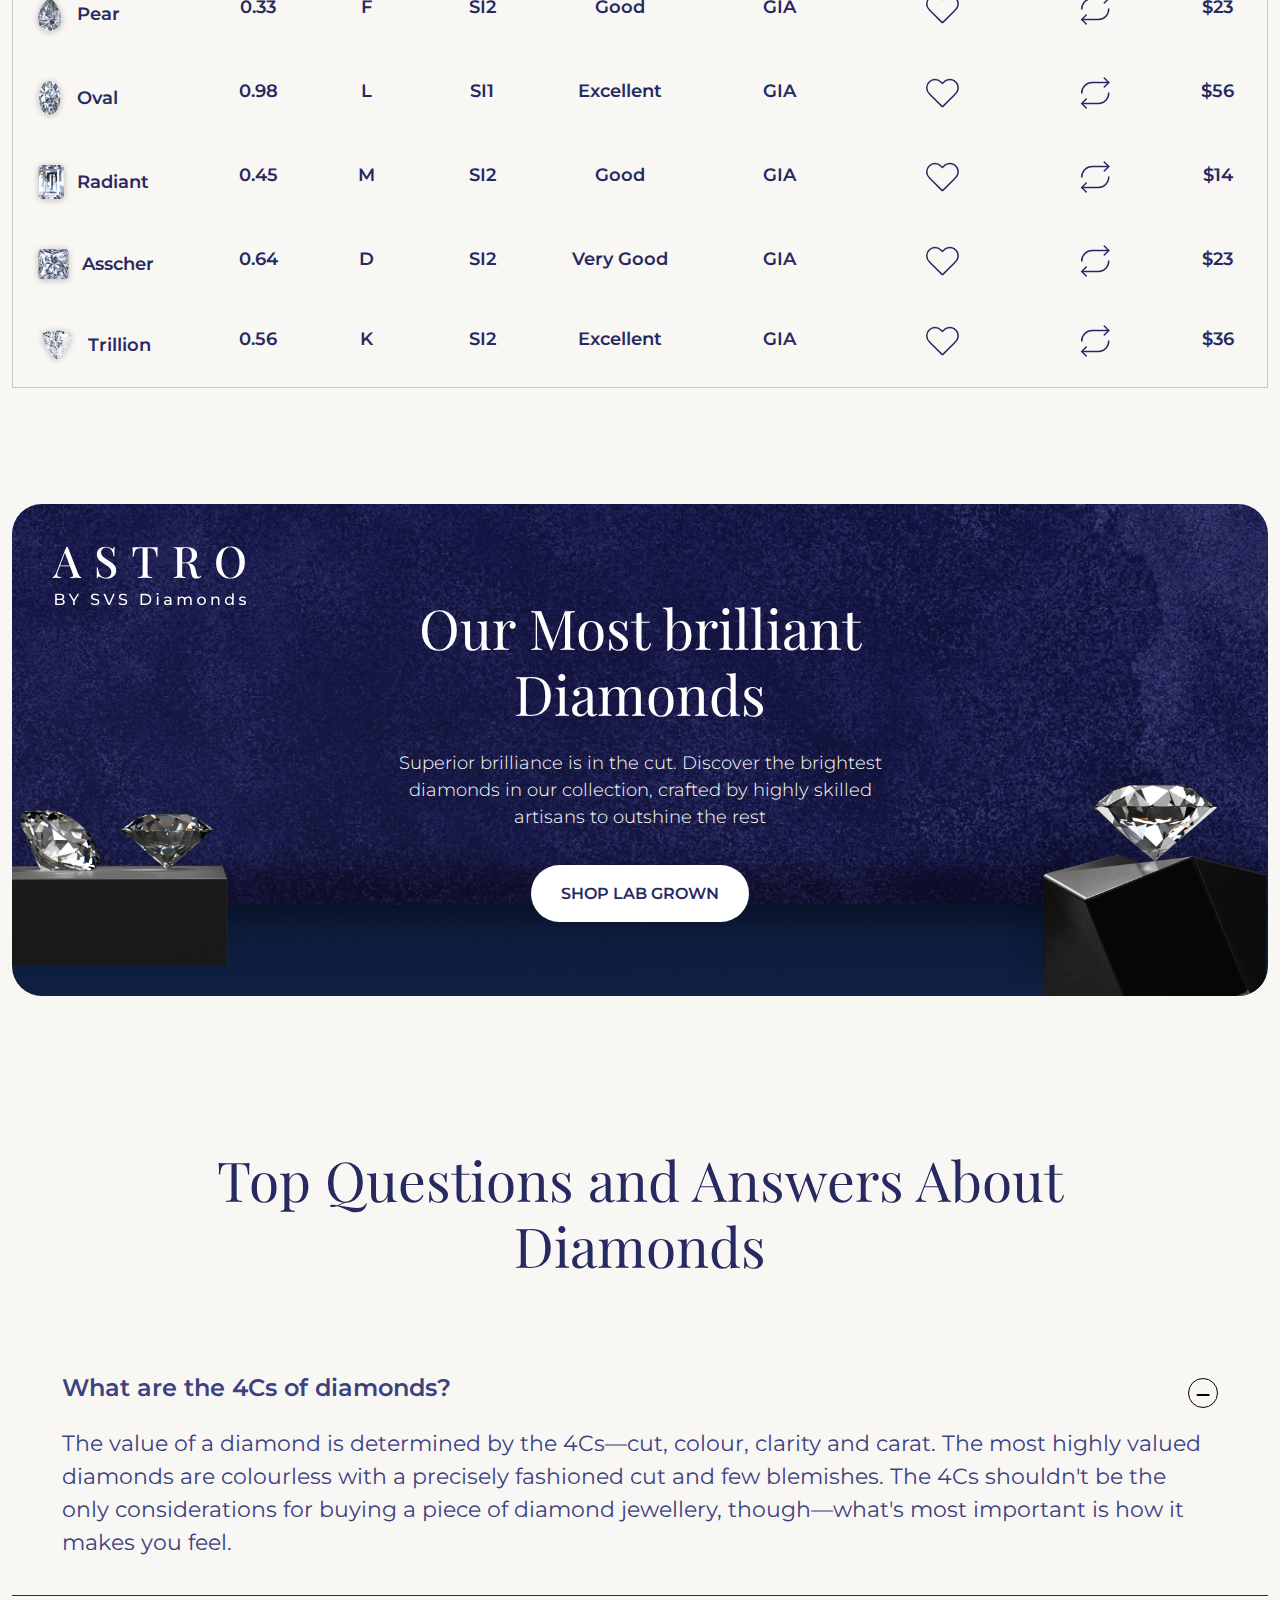
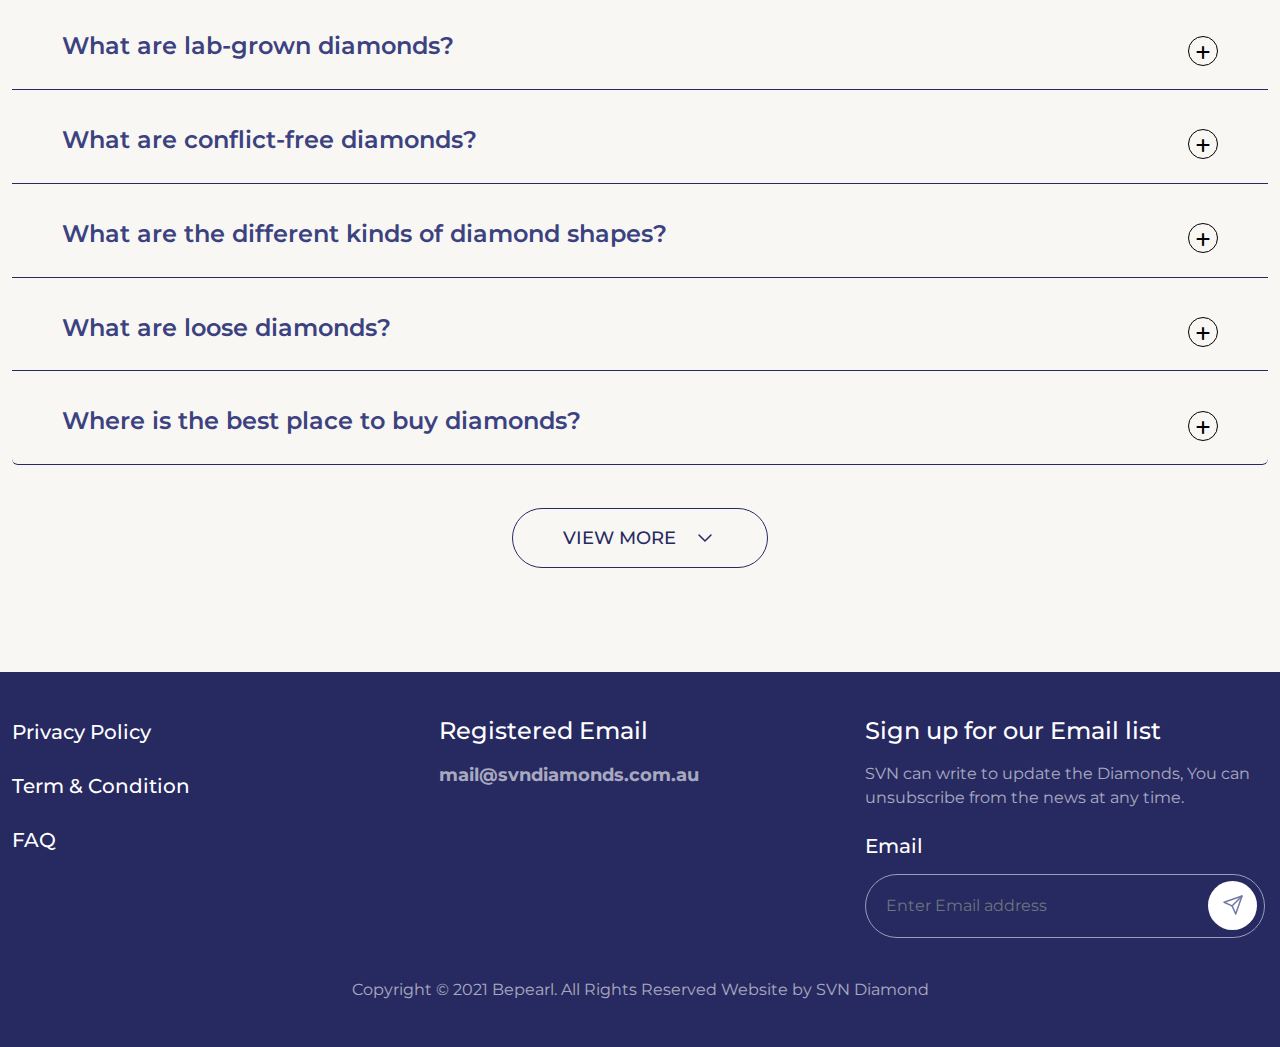
<file: diamond.html>
<!DOCTYPE html>
<html lang="en">

<head>
    <meta charset="UTF-8">
    <meta http-equiv="X-UA-Compatible" content="IE=edge">
    <meta name="viewport" content="width=device-width, initial-scale=1.0">
    <title>Diamond - SVN Diamond</title>

    <!-- favicon link  -->
    <link rel="icon" type="image/x-icon" href="assets/img/fev-icon.png">

    <!-- Bootstrap link  -->
    <link rel="stylesheet" href="assets/css/bootstrap.min.css">
    <link rel="stylesheet" href="assets/css/bootstrap-grid.min.css">

    <!-- Font link  -->
    <link rel="preconnect" href="https://fonts.googleapis.com">
    <link rel="preconnect" href="https://fonts.gstatic.com" crossorigin>
    <link href="https://fonts.googleapis.com/css2?family=Montserrat:ital,wght@0,100;0,200;0,300;0,400;0,500;0,600;0,700;0,800;0,900;1,100;1,200;1,300;1,400;1,500;1,600;1,700;1,800;1,900&display=swap" rel="stylesheet">
    <link href="https://fonts.googleapis.com/css2?family=Playfair+Display:ital,wght@0,400;0,500;0,600;0,700;0,800;0,900;1,400;1,500;1,600;1,700;1,800;1,900&display=swap" rel="stylesheet">

    <!-- FAQ  -->
    <link rel="stylesheet" href="https://cdnjs.cloudflare.com/ajax/libs/font-awesome/6.2.0/css/all.min.css">


    <!-- Custom css link  -->
    <link rel="stylesheet" href="assets/css/style.css">
    <link rel="stylesheet" href="assets/css/media.css">

</head>

<body>

    <!-- Navbar start -->

    <nav class="navbar navbar-expand-lg">
        <div class="container">

            <div class="collapse navbar-collapse" id="navbarSupportedContent">
                <ul class="navbar-nav m-auto mb-2 mb-lg-0">
                    <li class="nav-item">
                        <a class="nav-link active" aria-current="page" href="#"><span class="circle"></span>Diamonds</a>
                        <span class="line"></span>
                    </li>
                    <li class="nav-item">
                        <a class="nav-link" href="#"><span class="circle"></span>Collection </a>
                        <span class="line"></span>
                    </li>
                </ul>
            </div>

            <a class="navbar-brand" href="index.html">
                <img class="fullscreen" src="assets/img/main-logo.png" alt="">
                <img class="fullscreen sticky" src="assets/img/white-logo.png" alt="">
                <img class="smallscreen" src="assets/img/mian-logo-only.png" alt="">
            </a>

            <div class="collapse navbar-collapse sec" id="navbarSupportedContent">
                <ul class="navbar-nav m-auto mb-2 mb-lg-0">
                    <li class="nav-item">
                        <a class="nav-link" href="about-us.html"><span class="circle"></span>About</a>
                        <span class="line"></span>
                    </li>
                    <li class="nav-item">
                        <a class="nav-link" href="contact-us.html"><span class="circle"></span>Contact </a>
                        <span class="line"></span>
                    </li>
                </ul>
            </div>
            <button class="navbar-toggler" type="button" data-bs-toggle="collapse"
                data-bs-target="#navbarSupportedContent" aria-controls="navbarSupportedContent" aria-expanded="false"
                aria-label="Toggle navigation">
                <span class="navbar-toggler-icon"></span>
            </button>
        </div>
    </nav>

    <!-- Navbar end -->

    <!-- Diamond table sec start  -->

    <div class="diamond-t">
        <div class="container">
            <div class="text-top">
                <p><a href="index.html">Home</a> > <a href="#">Diamonds</a></p>
                <h1 class="main-title">Diamonds</h1>
                <h6>Below is a summary of our terms and conditions.</h6>
                <div class="btn-wrpp">
                    <a href="" class="theme-btn">
                        <svg width="24" height="24" viewBox="0 0 25 24" fill="none" xmlns="http://www.w3.org/2000/svg">
                            <path
                                d="M22.8543 11.9999C22.8599 9.80623 22.1638 7.66821 20.8679 5.89819C19.9079 4.58681 18.6549 3.51773 17.2088 2.77613H17.1893C16.992 2.67584 16.7914 2.58525 16.5876 2.4979C15.1116 1.86378 13.5082 1.58186 11.9044 1.67443C10.3006 1.76701 8.74033 2.23154 7.34707 3.03127C5.95381 3.83101 4.76578 4.944 3.87697 6.2822C2.98815 7.62039 2.42296 9.14706 2.22608 10.7414C2.20344 10.9161 2.18726 11.094 2.17432 11.272C2.14844 11.5114 2.14844 11.7573 2.14844 11.9999C2.14801 14.1389 2.8101 16.2255 4.04371 17.9729C5.27732 19.7203 7.02188 21.0427 9.03758 21.7583C11.0533 22.4739 13.2412 22.5477 15.3005 21.9694C17.3598 21.3911 19.1894 20.1891 20.5379 18.5287C22.0357 16.6824 22.8535 14.3774 22.8543 11.9999ZM20.2046 17.8914C19.9777 17.7461 19.7899 17.5472 19.6579 17.3123C19.5088 17.0241 19.4245 16.7068 19.4111 16.3826C19.3977 16.0585 19.4554 15.7353 19.5802 15.4358C19.6352 15.2967 19.6999 15.1608 19.7646 15.0217C20.008 14.6074 20.1312 14.1335 20.1205 13.6531C20.0888 13.4315 20.0313 13.2143 19.9491 13.0061C19.8453 12.8002 19.8026 12.569 19.8261 12.3396C19.8828 12.1966 19.965 12.065 20.0688 11.9514C20.2369 11.7653 20.3617 11.5444 20.4343 11.3043C20.6058 10.5635 19.9426 9.94554 19.2341 9.73848C19.0464 9.68025 18.8555 9.64466 18.6679 9.60584C18.3327 9.56547 18.0098 9.45525 17.7199 9.28231C17.5693 9.17387 17.4509 9.02671 17.3771 8.85643C17.3033 8.68614 17.2769 8.49907 17.3008 8.31503C17.3247 8.13099 17.3979 7.95684 17.5127 7.81102C17.6275 7.6652 17.7796 7.55314 17.9529 7.48672C18.2744 7.39513 18.6112 7.36981 18.9429 7.41231H19.1338C19.6566 7.47596 20.184 7.33832 20.6091 7.02731C20.662 6.9815 20.7078 6.92807 20.7449 6.86878C21.7862 8.54195 22.2923 10.4929 22.1958 12.4612C22.0993 14.4296 21.4046 16.3217 20.2046 17.8849V17.8914ZM12.5014 2.29407C13.7877 2.29629 15.0608 2.55246 16.2479 3.0479L16.3191 3.18701C16.992 4.82084 14.5202 6.4579 12.9867 7.28937L12.7246 7.43495L11.2267 8.24701C10.725 8.48016 10.2742 8.80998 9.9002 9.2176C9.69058 9.45855 9.55447 9.75456 9.50802 10.0705C9.46157 10.3865 9.50673 10.7092 9.63814 11.0002C10.214 12.0679 11.7638 11.767 12.2717 11.6699C12.7796 11.5729 13.8893 11.4337 14.1514 12.0776C14.2743 12.3687 14.3293 12.7246 14.1741 12.922C12.9641 14.3455 12.9188 15.7367 12.8799 17.0793C12.8809 17.7195 12.8159 18.3581 12.6858 18.9849C12.5467 19.5705 12.3623 19.8843 12.097 19.9134C11.7735 19.962 11.5049 19.4767 11.4499 19.1143C11.4273 18.9784 11.4143 18.8426 11.3981 18.7067C11.3897 18.2479 11.2554 17.8002 11.0099 17.4126C10.7402 17.101 10.4011 16.8572 10.0199 16.7008C9.69079 16.5922 9.40804 16.3756 9.21755 16.0861C9.14023 15.8357 9.12578 15.5701 9.17549 15.3129C9.22883 14.9901 9.21561 14.6598 9.13667 14.3423C8.9759 13.9246 8.69992 13.5611 8.34079 13.294C8.13839 13.1307 7.96075 12.9389 7.81343 12.7246C7.4899 12.1584 7.68079 11.4111 7.96226 10.5667C8.22432 9.78054 8.49608 8.64819 7.84579 7.85878C7.67697 7.65789 7.46182 7.50108 7.2189 7.40188C6.97597 7.30268 6.71255 7.26407 6.45138 7.28937C6.11046 7.30965 5.77871 7.40766 5.48151 7.57589C5.1843 7.74411 4.92953 7.97811 4.73667 8.25995C4.55539 8.55941 4.40369 8.87581 4.28373 9.20466C4.05079 9.78054 3.8502 10.282 3.39726 10.4341C3.23866 10.4667 3.07712 10.483 2.9152 10.4826C3.28207 8.20243 4.44764 6.12695 6.20369 4.62693C7.95974 3.12691 10.1919 2.30005 12.5014 2.29407ZM12.5014 21.7058C9.92721 21.7058 7.45849 20.6832 5.63828 18.863C3.81807 17.0428 2.79549 14.5741 2.79549 11.9999C2.79549 11.7734 2.79549 11.5437 2.81814 11.3173L2.83755 11.1329C3.09557 11.1393 3.35332 11.1121 3.60432 11.052C4.33873 10.7997 4.62991 10.0814 4.89843 9.43437C5.00289 9.14568 5.13395 8.86733 5.2899 8.6029C5.42756 8.40752 5.60761 8.2458 5.81658 8.12983C6.02556 8.01385 6.25805 7.94663 6.49667 7.93319C6.65585 7.91693 6.81663 7.93767 6.96647 7.99379C7.11631 8.04991 7.25116 8.13989 7.36049 8.25672C7.80049 8.79378 7.59343 9.6576 7.36049 10.3499C7.10167 11.1199 6.75226 12.1779 7.26667 13.0417C7.44423 13.3138 7.66245 13.5571 7.91373 13.7631C8.17232 13.9537 8.37736 14.2078 8.50902 14.5008C8.55493 14.7369 8.55493 14.9797 8.50902 15.2158C8.44238 15.5856 8.47589 15.9665 8.60608 16.319C8.85034 16.7498 9.24046 17.0791 9.70608 17.2476C9.99664 17.3613 10.2577 17.5394 10.4696 17.7684C10.6387 18.0643 10.73 18.3983 10.7349 18.739C10.7349 18.8911 10.764 19.0431 10.7899 19.1887C10.9031 19.8617 11.3723 20.5314 12.0355 20.5314C12.0786 20.5345 12.1219 20.5345 12.1649 20.5314C12.9835 20.4246 13.2229 19.4346 13.3005 19.1079C13.4394 18.4395 13.5098 17.7587 13.5108 17.0761C13.5529 15.782 13.5949 14.5655 14.6593 13.3167C15.012 12.8961 14.9311 12.2587 14.737 11.7993C14.4135 11.0293 13.4849 10.7479 12.1488 11.0067C11.094 11.2105 10.4405 11.0973 10.2076 10.667C10.1372 10.4886 10.1181 10.2942 10.1524 10.1055C10.1867 9.91687 10.273 9.74156 10.4017 9.59937C10.7248 9.26888 11.108 9.00314 11.5308 8.81642L13.0255 8.00113L13.2908 7.85878C16.002 6.38995 17.2832 4.88231 17.047 3.42642C18.3157 4.09933 19.4204 5.04383 20.2823 6.1926C20.2661 6.42878 20.2273 6.51613 20.1917 6.54525C19.8881 6.74155 19.5244 6.82301 19.1661 6.77495H18.9817C18.5608 6.72377 18.1339 6.76348 17.7296 6.89142C17.4492 7.00073 17.2033 7.18357 17.0179 7.42072C16.8325 7.65788 16.7144 7.94059 16.676 8.23917C16.6376 8.53774 16.6803 8.84114 16.7997 9.1175C16.919 9.39385 17.1106 9.63294 17.3543 9.80966C17.7187 10.0369 18.1284 10.1815 18.5546 10.2335C18.7326 10.2691 18.9008 10.3047 19.0626 10.3499C19.4864 10.4761 19.8876 10.8255 19.8132 11.1523C19.7617 11.3026 19.679 11.4405 19.5705 11.5567C19.4091 11.7366 19.2868 11.9481 19.2114 12.1779C19.1456 12.5339 19.1931 12.9017 19.3473 13.2293C19.413 13.3871 19.4597 13.5522 19.4864 13.7211C19.4802 14.0829 19.3786 14.4367 19.192 14.7467C19.1176 14.8955 19.0464 15.0476 18.9882 15.1996C18.8288 15.5884 18.7564 16.0073 18.776 16.427C18.7955 16.8467 18.9066 17.2571 19.1014 17.6293C19.2762 17.9344 19.5172 18.1964 19.8067 18.3961C18.8971 19.4387 17.7741 20.2738 16.5137 20.8448C15.2534 21.4159 13.8851 21.7095 12.5014 21.7058Z"
                                fill="white" />
                        </svg>
                        Natural Diamonds
                    </a>
                    <a href="" class="theme-btn border-btn">
                        <svg width="24" height="24" viewBox="0 0 24 24" fill="none" xmlns="http://www.w3.org/2000/svg">
                            <path d="M20 13.9317C20 11.2883 18.0958 8.91473 15.2475 7.97368C15.094 7.63131 14.8449 7.32549 14.5208 7.08697L15.502 5.48856C15.502 5.48876 15.502 5.48836 15.502 5.48856C15.7637 5.05999 15.6014 4.53607 15.1488 4.26808L15.5613 3.5961C15.6565 3.44125 15.6763 3.26378 15.617 3.09627C15.5577 2.92877 15.4263 2.79117 15.2474 2.70898L13.8707 2.07668C13.5009 1.90674 13.0409 2.02884 12.8447 2.34835L12.4323 3.01977C11.8885 2.83213 11.3168 3.04123 11.0659 3.4503L6.27113 11.2559C6.00933 11.6843 6.1715 12.2075 6.62399 12.4758L6.2116 13.1474C6.11623 13.3024 6.09637 13.48 6.15595 13.6475C6.21525 13.815 6.34668 13.9526 6.52552 14.0347L7.9021 14.667C8.27347 14.8376 8.73286 14.713 8.92804 14.3953L9.33826 13.7275C9.46746 13.7722 9.60357 13.7955 9.74088 13.7955C10.1295 13.7955 10.5099 13.6155 10.7073 13.2924L12.1883 10.8825C12.3982 10.9333 12.6074 10.9667 12.8771 10.9667C13.4859 10.9667 14.0616 10.7754 14.5115 10.4492C16.0744 11.0835 17.0741 12.4293 17.0741 13.9317C17.0741 16.0525 15.079 17.7778 12.6266 17.7778C11.3391 17.7778 10.1382 17.2995 9.29955 16.4774H10.3449C10.5384 16.4774 10.6953 16.3417 10.6953 16.1743C10.6953 16.007 10.5384 15.8713 10.3449 15.8713C6.79209 15.8713 7.66498 15.8713 4.35041 15.8713C4.15694 15.8713 4 16.007 4 16.1743C4 16.3417 4.15694 16.4774 4.35041 16.4774H5.87091C6.44446 17.6093 7.39063 18.5751 8.57198 19.2521H8.13316C7.39809 19.2521 6.79991 19.7693 6.79991 20.405V21.697C6.79991 21.8644 6.95685 22 7.15032 22H18.6015C18.7949 22 18.9519 21.8644 18.9519 21.697V20.405C18.9519 19.7693 18.3537 19.2521 17.6186 19.2521H16.6802C18.7315 18.0873 20 16.1106 20 13.9317ZM13.4639 2.63256C13.4789 2.60782 13.5134 2.59881 13.5419 2.61194L14.9187 3.24424C14.9362 3.25233 14.9438 3.26478 14.947 3.27375C14.9499 3.28271 14.9517 3.29665 14.9424 3.31182L14.5356 3.97439L13.0568 3.29512L13.4639 2.63256ZM8.27486 14.1355C8.26482 14.1383 8.24838 14.1398 8.23084 14.1318L6.85426 13.4995C6.83672 13.4913 6.82917 13.4789 6.82597 13.4699C6.82278 13.461 6.82098 13.4472 6.83056 13.4319L7.23726 12.7695L8.71587 13.4486L8.30889 14.1111C8.29949 14.1263 8.28537 14.1328 8.27486 14.1355ZM11.5432 10.6407L10.0881 13.0086C10.0391 13.0888 9.95694 13.1476 9.8568 13.1742C9.75667 13.2007 9.65079 13.1918 9.55751 13.149C6.1347 11.5766 7.74002 12.3143 7.05393 11.9992C6.86273 11.9111 6.78954 11.7047 6.8906 11.5398L11.6848 3.73458C11.7837 3.573 12.0194 3.50478 12.2159 3.5951C15.7824 5.23334 13.9129 4.37449 14.7195 4.74496C14.9103 4.83296 14.9835 5.03894 14.8828 5.20444L13.9281 6.75985C13.818 6.71649 13.5852 6.64259 13.3717 6.60596C11.9971 6.36999 10.6517 7.1453 10.3776 8.33832C10.173 9.23468 10.6435 10.1626 11.5432 10.6407ZM12.5178 10.33C11.5981 10.1724 10.9603 9.43642 11.038 8.63409C11.0387 8.62704 11.0388 8.62 11.0395 8.61291C11.1451 7.67155 12.1735 7.01839 13.2373 7.20106C14.2153 7.36533 14.8837 8.20813 14.6844 9.07539C14.4896 9.9268 13.5239 10.5027 12.5178 10.33ZM18.2511 20.405V21.3938H7.50081V20.405C7.50081 20.1034 7.7846 19.8581 8.1332 19.8581H17.6187C17.9673 19.8581 18.2511 20.1034 18.2511 20.405ZM15.2048 19.2521H10.0466C8.56782 18.7138 7.35184 17.7183 6.64144 16.4773H8.40699C9.37293 17.6743 10.9361 18.3838 12.6266 18.3838C15.4653 18.3838 17.775 16.3866 17.775 13.9317C17.775 12.2535 16.6996 10.7421 14.999 9.97872C15.2971 9.58811 15.4362 9.13039 15.4195 8.68926C17.7629 9.62658 19.2992 11.6716 19.2992 13.9317C19.2992 16.2656 17.6945 18.3475 15.2048 19.2521Z" fill="black"/>
                        </svg>

                        Lab-Created Diamonds
                    </a>
                </div>
            </div>

            <div class="table-div">
                <table class="table">
                    <thead>
                        <tr>
                            <th scope="col" class="left-th">Shape</th>
                            <th scope="col">Carat</th>
                            <th scope="col">Colour</th>
                            <th scope="col">Clarity</th>
                            <th scope="col">Cut</th>
                            <th scope="col">Certificate</th>
                            <th scope="col">Favourties</th>
                            <th scope="col">Compare</th>
                            <th scope="col">Pirce</th>
                        </tr>
                    </thead>
                    <tbody>
                        <tr>
                            <th scope="row" class="name-svg">
                                <img src="assets/img/di-radiant.png" alt="">
                                Radiant
                            </th>
                            <td>065</td>
                            <td>K</td>
                            <td>SI1</td>
                            <td>Very Good</td>
                            <td>GIA</td>
                            <td>
                                <svg width="37" height="36" viewBox="0 0 37 36" fill="none"
                                    xmlns="http://www.w3.org/2000/svg">
                                    <path
                                        d="M32.6869 6.91774C31.9208 6.15124 31.0112 5.54321 30.01 5.12836C29.0088 4.71352 27.9357 4.5 26.8519 4.5C25.7682 4.5 24.6951 4.71352 23.6939 5.12836C22.6927 5.54321 21.7831 6.15124 21.0169 6.91774L19.4269 8.50774L17.8369 6.91774C16.2894 5.3702 14.1905 4.5008 12.0019 4.5008C9.81339 4.5008 7.71447 5.3702 6.16694 6.91774C4.6194 8.46528 3.75 10.5642 3.75 12.7527C3.75 14.9413 4.6194 17.0402 6.16694 18.5877L7.75694 20.1777L18.7198 31.1406C19.1104 31.5312 19.7435 31.5312 20.134 31.1406L31.0969 20.1777L32.6869 18.5877C33.4534 17.8216 34.0615 16.912 34.4763 15.9108C34.8912 14.9096 35.1047 13.8365 35.1047 12.7527C35.1047 11.669 34.8912 10.5959 34.4763 9.59471C34.0615 8.59352 33.4534 7.68387 32.6869 6.91774Z"
                                        stroke="#272961" stroke-width="1.5" stroke-linecap="round"
                                        stroke-linejoin="round" />
                                </svg>
                            </td>
                            <td>
                                <svg width="37" height="36" viewBox="0 0 37 36" fill="none"
                                    xmlns="http://www.w3.org/2000/svg">
                                    <path d="M27.25 3L31.75 7.5L27.25 12" stroke="#272961" stroke-width="1.5"
                                        stroke-linecap="round" stroke-linejoin="round" />
                                    <path d="M9.25 33L4.75 28.5L9.25 24" stroke="#272961" stroke-width="1.5"
                                        stroke-linecap="round" stroke-linejoin="round" />
                                    <path
                                        d="M31.75 7.5H15.25C12.4652 7.5 9.79451 8.60625 7.82538 10.5754C5.85625 12.5445 4.75 15.2152 4.75 18"
                                        stroke="#272961" stroke-width="1.5" stroke-linecap="round"
                                        stroke-linejoin="round" />
                                    <path
                                        d="M4.75 28.5H21.25C24.0348 28.5 26.7055 27.3938 28.6746 25.4246C30.6438 23.4555 31.75 20.7848 31.75 18"
                                        stroke="#272961" stroke-width="1.5" stroke-linecap="round"
                                        stroke-linejoin="round" />
                                </svg>
                            </td>
                            <td>$22</td>
                        </tr>
                        <tr>
                            <th scope="row" class="name-svg">
                                <img src="assets/img/di-pear.png" alt="">
                                Pear
                            </th>
                            <td>0.33</td>
                            <td>F</td>
                            <td>SI2</td>
                            <td>Good</td>
                            <td>GIA</td>
                            <td>
                                <svg width="37" height="36" viewBox="0 0 37 36" fill="none"
                                    xmlns="http://www.w3.org/2000/svg">
                                    <path
                                        d="M32.6869 6.91774C31.9208 6.15124 31.0112 5.54321 30.01 5.12836C29.0088 4.71352 27.9357 4.5 26.8519 4.5C25.7682 4.5 24.6951 4.71352 23.6939 5.12836C22.6927 5.54321 21.7831 6.15124 21.0169 6.91774L19.4269 8.50774L17.8369 6.91774C16.2894 5.3702 14.1905 4.5008 12.0019 4.5008C9.81339 4.5008 7.71447 5.3702 6.16694 6.91774C4.6194 8.46528 3.75 10.5642 3.75 12.7527C3.75 14.9413 4.6194 17.0402 6.16694 18.5877L7.75694 20.1777L18.7198 31.1406C19.1104 31.5312 19.7435 31.5312 20.134 31.1406L31.0969 20.1777L32.6869 18.5877C33.4534 17.8216 34.0615 16.912 34.4763 15.9108C34.8912 14.9096 35.1047 13.8365 35.1047 12.7527C35.1047 11.669 34.8912 10.5959 34.4763 9.59471C34.0615 8.59352 33.4534 7.68387 32.6869 6.91774Z"
                                        stroke="#272961" stroke-width="1.5" stroke-linecap="round"
                                        stroke-linejoin="round" />
                                </svg>
                            </td>
                            <td>
                                <svg width="37" height="36" viewBox="0 0 37 36" fill="none"
                                    xmlns="http://www.w3.org/2000/svg">
                                    <path d="M27.25 3L31.75 7.5L27.25 12" stroke="#272961" stroke-width="1.5"
                                        stroke-linecap="round" stroke-linejoin="round" />
                                    <path d="M9.25 33L4.75 28.5L9.25 24" stroke="#272961" stroke-width="1.5"
                                        stroke-linecap="round" stroke-linejoin="round" />
                                    <path
                                        d="M31.75 7.5H15.25C12.4652 7.5 9.79451 8.60625 7.82538 10.5754C5.85625 12.5445 4.75 15.2152 4.75 18"
                                        stroke="#272961" stroke-width="1.5" stroke-linecap="round"
                                        stroke-linejoin="round" />
                                    <path
                                        d="M4.75 28.5H21.25C24.0348 28.5 26.7055 27.3938 28.6746 25.4246C30.6438 23.4555 31.75 20.7848 31.75 18"
                                        stroke="#272961" stroke-width="1.5" stroke-linecap="round"
                                        stroke-linejoin="round" />
                                </svg>
                            </td>
                            <td>$23</td>
                        </tr>
                        <tr>
                            <th scope="row" class="name-svg">
                                <img src="assets/img/di-oval.png" alt="">
                                Oval
                            </th>
                            <td>0.98</td>
                            <td>L</td>
                            <td>SI1</td>
                            <td>Excellent</td>
                            <td>GIA</td>
                            <td>
                                <svg width="37" height="36" viewBox="0 0 37 36" fill="none"
                                    xmlns="http://www.w3.org/2000/svg">
                                    <path
                                        d="M32.6869 6.91774C31.9208 6.15124 31.0112 5.54321 30.01 5.12836C29.0088 4.71352 27.9357 4.5 26.8519 4.5C25.7682 4.5 24.6951 4.71352 23.6939 5.12836C22.6927 5.54321 21.7831 6.15124 21.0169 6.91774L19.4269 8.50774L17.8369 6.91774C16.2894 5.3702 14.1905 4.5008 12.0019 4.5008C9.81339 4.5008 7.71447 5.3702 6.16694 6.91774C4.6194 8.46528 3.75 10.5642 3.75 12.7527C3.75 14.9413 4.6194 17.0402 6.16694 18.5877L7.75694 20.1777L18.7198 31.1406C19.1104 31.5312 19.7435 31.5312 20.134 31.1406L31.0969 20.1777L32.6869 18.5877C33.4534 17.8216 34.0615 16.912 34.4763 15.9108C34.8912 14.9096 35.1047 13.8365 35.1047 12.7527C35.1047 11.669 34.8912 10.5959 34.4763 9.59471C34.0615 8.59352 33.4534 7.68387 32.6869 6.91774Z"
                                        stroke="#272961" stroke-width="1.5" stroke-linecap="round"
                                        stroke-linejoin="round" />
                                </svg>
                            </td>
                            <td>
                                <svg width="37" height="36" viewBox="0 0 37 36" fill="none"
                                    xmlns="http://www.w3.org/2000/svg">
                                    <path d="M27.25 3L31.75 7.5L27.25 12" stroke="#272961" stroke-width="1.5"
                                        stroke-linecap="round" stroke-linejoin="round" />
                                    <path d="M9.25 33L4.75 28.5L9.25 24" stroke="#272961" stroke-width="1.5"
                                        stroke-linecap="round" stroke-linejoin="round" />
                                    <path
                                        d="M31.75 7.5H15.25C12.4652 7.5 9.79451 8.60625 7.82538 10.5754C5.85625 12.5445 4.75 15.2152 4.75 18"
                                        stroke="#272961" stroke-width="1.5" stroke-linecap="round"
                                        stroke-linejoin="round" />
                                    <path
                                        d="M4.75 28.5H21.25C24.0348 28.5 26.7055 27.3938 28.6746 25.4246C30.6438 23.4555 31.75 20.7848 31.75 18"
                                        stroke="#272961" stroke-width="1.5" stroke-linecap="round"
                                        stroke-linejoin="round" />
                                </svg>
                            </td>
                            <td>$56</td>
                        </tr>
                        <tr>
                            <th scope="row" class="name-svg">
                                <img src="assets/img/di-radiant.png" alt="">
                                Radiant
                            </th>
                            <td>0.45</td>
                            <td>M</td>
                            <td>SI2</td>
                            <td>Good</td>
                            <td>GIA</td>
                            <td>
                                <svg width="37" height="36" viewBox="0 0 37 36" fill="none"
                                    xmlns="http://www.w3.org/2000/svg">
                                    <path
                                        d="M32.6869 6.91774C31.9208 6.15124 31.0112 5.54321 30.01 5.12836C29.0088 4.71352 27.9357 4.5 26.8519 4.5C25.7682 4.5 24.6951 4.71352 23.6939 5.12836C22.6927 5.54321 21.7831 6.15124 21.0169 6.91774L19.4269 8.50774L17.8369 6.91774C16.2894 5.3702 14.1905 4.5008 12.0019 4.5008C9.81339 4.5008 7.71447 5.3702 6.16694 6.91774C4.6194 8.46528 3.75 10.5642 3.75 12.7527C3.75 14.9413 4.6194 17.0402 6.16694 18.5877L7.75694 20.1777L18.7198 31.1406C19.1104 31.5312 19.7435 31.5312 20.134 31.1406L31.0969 20.1777L32.6869 18.5877C33.4534 17.8216 34.0615 16.912 34.4763 15.9108C34.8912 14.9096 35.1047 13.8365 35.1047 12.7527C35.1047 11.669 34.8912 10.5959 34.4763 9.59471C34.0615 8.59352 33.4534 7.68387 32.6869 6.91774Z"
                                        stroke="#272961" stroke-width="1.5" stroke-linecap="round"
                                        stroke-linejoin="round" />
                                </svg>
                            </td>
                            <td>
                                <svg width="37" height="36" viewBox="0 0 37 36" fill="none"
                                    xmlns="http://www.w3.org/2000/svg">
                                    <path d="M27.25 3L31.75 7.5L27.25 12" stroke="#272961" stroke-width="1.5"
                                        stroke-linecap="round" stroke-linejoin="round" />
                                    <path d="M9.25 33L4.75 28.5L9.25 24" stroke="#272961" stroke-width="1.5"
                                        stroke-linecap="round" stroke-linejoin="round" />
                                    <path
                                        d="M31.75 7.5H15.25C12.4652 7.5 9.79451 8.60625 7.82538 10.5754C5.85625 12.5445 4.75 15.2152 4.75 18"
                                        stroke="#272961" stroke-width="1.5" stroke-linecap="round"
                                        stroke-linejoin="round" />
                                    <path
                                        d="M4.75 28.5H21.25C24.0348 28.5 26.7055 27.3938 28.6746 25.4246C30.6438 23.4555 31.75 20.7848 31.75 18"
                                        stroke="#272961" stroke-width="1.5" stroke-linecap="round"
                                        stroke-linejoin="round" />
                                </svg>
                            </td>
                            <td>$14</td>
                        </tr>
                        <tr>
                            <th scope="row" class="name-svg">
                                <img src="assets/img/di-asscher.png" alt="">
                                Asscher
                            </th>
                            <td>0.64</td>
                            <td>D</td>
                            <td>SI2</td>
                            <td>Very Good</td>
                            <td>GIA</td>
                            <td>
                                <svg width="37" height="36" viewBox="0 0 37 36" fill="none"
                                    xmlns="http://www.w3.org/2000/svg">
                                    <path
                                        d="M32.6869 6.91774C31.9208 6.15124 31.0112 5.54321 30.01 5.12836C29.0088 4.71352 27.9357 4.5 26.8519 4.5C25.7682 4.5 24.6951 4.71352 23.6939 5.12836C22.6927 5.54321 21.7831 6.15124 21.0169 6.91774L19.4269 8.50774L17.8369 6.91774C16.2894 5.3702 14.1905 4.5008 12.0019 4.5008C9.81339 4.5008 7.71447 5.3702 6.16694 6.91774C4.6194 8.46528 3.75 10.5642 3.75 12.7527C3.75 14.9413 4.6194 17.0402 6.16694 18.5877L7.75694 20.1777L18.7198 31.1406C19.1104 31.5312 19.7435 31.5312 20.134 31.1406L31.0969 20.1777L32.6869 18.5877C33.4534 17.8216 34.0615 16.912 34.4763 15.9108C34.8912 14.9096 35.1047 13.8365 35.1047 12.7527C35.1047 11.669 34.8912 10.5959 34.4763 9.59471C34.0615 8.59352 33.4534 7.68387 32.6869 6.91774Z"
                                        stroke="#272961" stroke-width="1.5" stroke-linecap="round"
                                        stroke-linejoin="round" />
                                </svg>
                            </td>
                            <td>
                                <svg width="37" height="36" viewBox="0 0 37 36" fill="none"
                                    xmlns="http://www.w3.org/2000/svg">
                                    <path d="M27.25 3L31.75 7.5L27.25 12" stroke="#272961" stroke-width="1.5"
                                        stroke-linecap="round" stroke-linejoin="round" />
                                    <path d="M9.25 33L4.75 28.5L9.25 24" stroke="#272961" stroke-width="1.5"
                                        stroke-linecap="round" stroke-linejoin="round" />
                                    <path
                                        d="M31.75 7.5H15.25C12.4652 7.5 9.79451 8.60625 7.82538 10.5754C5.85625 12.5445 4.75 15.2152 4.75 18"
                                        stroke="#272961" stroke-width="1.5" stroke-linecap="round"
                                        stroke-linejoin="round" />
                                    <path
                                        d="M4.75 28.5H21.25C24.0348 28.5 26.7055 27.3938 28.6746 25.4246C30.6438 23.4555 31.75 20.7848 31.75 18"
                                        stroke="#272961" stroke-width="1.5" stroke-linecap="round"
                                        stroke-linejoin="round" />
                                </svg>
                            </td>
                            <td>$23</td>
                        </tr>
                        <tr>
                            <th scope="row" class="name-svg">
                                <img src="assets/img/di-trillion.png" alt="">
                                Trillion
                            </th>
                            <td>0.56</td>
                            <td>K</td>
                            <td>SI2</td>
                            <td>Excellent</td>
                            <td>GIA</td>
                            <td>
                                <svg width="37" height="36" viewBox="0 0 37 36" fill="none"
                                    xmlns="http://www.w3.org/2000/svg">
                                    <path
                                        d="M32.6869 6.91774C31.9208 6.15124 31.0112 5.54321 30.01 5.12836C29.0088 4.71352 27.9357 4.5 26.8519 4.5C25.7682 4.5 24.6951 4.71352 23.6939 5.12836C22.6927 5.54321 21.7831 6.15124 21.0169 6.91774L19.4269 8.50774L17.8369 6.91774C16.2894 5.3702 14.1905 4.5008 12.0019 4.5008C9.81339 4.5008 7.71447 5.3702 6.16694 6.91774C4.6194 8.46528 3.75 10.5642 3.75 12.7527C3.75 14.9413 4.6194 17.0402 6.16694 18.5877L7.75694 20.1777L18.7198 31.1406C19.1104 31.5312 19.7435 31.5312 20.134 31.1406L31.0969 20.1777L32.6869 18.5877C33.4534 17.8216 34.0615 16.912 34.4763 15.9108C34.8912 14.9096 35.1047 13.8365 35.1047 12.7527C35.1047 11.669 34.8912 10.5959 34.4763 9.59471C34.0615 8.59352 33.4534 7.68387 32.6869 6.91774Z"
                                        stroke="#272961" stroke-width="1.5" stroke-linecap="round"
                                        stroke-linejoin="round" />
                                </svg>
                            </td>
                            <td>
                                <svg width="37" height="36" viewBox="0 0 37 36" fill="none"
                                    xmlns="http://www.w3.org/2000/svg">
                                    <path d="M27.25 3L31.75 7.5L27.25 12" stroke="#272961" stroke-width="1.5"
                                        stroke-linecap="round" stroke-linejoin="round" />
                                    <path d="M9.25 33L4.75 28.5L9.25 24" stroke="#272961" stroke-width="1.5"
                                        stroke-linecap="round" stroke-linejoin="round" />
                                    <path
                                        d="M31.75 7.5H15.25C12.4652 7.5 9.79451 8.60625 7.82538 10.5754C5.85625 12.5445 4.75 15.2152 4.75 18"
                                        stroke="#272961" stroke-width="1.5" stroke-linecap="round"
                                        stroke-linejoin="round" />
                                    <path
                                        d="M4.75 28.5H21.25C24.0348 28.5 26.7055 27.3938 28.6746 25.4246C30.6438 23.4555 31.75 20.7848 31.75 18"
                                        stroke="#272961" stroke-width="1.5" stroke-linecap="round"
                                        stroke-linejoin="round" />
                                </svg>
                            </td>
                            <td>$36</td>
                        </tr>
                        <tr>
                            <th scope="row" class="name-svg">
                                <img src="assets/img/di-radiant.png" alt="">
                                Radiant
                            </th>
                            <td>065</td>
                            <td>K</td>
                            <td>SI1</td>
                            <td>Very Good</td>
                            <td>GIA</td>
                            <td>
                                <svg width="37" height="36" viewBox="0 0 37 36" fill="none"
                                    xmlns="http://www.w3.org/2000/svg">
                                    <path
                                        d="M32.6869 6.91774C31.9208 6.15124 31.0112 5.54321 30.01 5.12836C29.0088 4.71352 27.9357 4.5 26.8519 4.5C25.7682 4.5 24.6951 4.71352 23.6939 5.12836C22.6927 5.54321 21.7831 6.15124 21.0169 6.91774L19.4269 8.50774L17.8369 6.91774C16.2894 5.3702 14.1905 4.5008 12.0019 4.5008C9.81339 4.5008 7.71447 5.3702 6.16694 6.91774C4.6194 8.46528 3.75 10.5642 3.75 12.7527C3.75 14.9413 4.6194 17.0402 6.16694 18.5877L7.75694 20.1777L18.7198 31.1406C19.1104 31.5312 19.7435 31.5312 20.134 31.1406L31.0969 20.1777L32.6869 18.5877C33.4534 17.8216 34.0615 16.912 34.4763 15.9108C34.8912 14.9096 35.1047 13.8365 35.1047 12.7527C35.1047 11.669 34.8912 10.5959 34.4763 9.59471C34.0615 8.59352 33.4534 7.68387 32.6869 6.91774Z"
                                        stroke="#272961" stroke-width="1.5" stroke-linecap="round"
                                        stroke-linejoin="round" />
                                </svg>
                            </td>
                            <td>
                                <svg width="37" height="36" viewBox="0 0 37 36" fill="none"
                                    xmlns="http://www.w3.org/2000/svg">
                                    <path d="M27.25 3L31.75 7.5L27.25 12" stroke="#272961" stroke-width="1.5"
                                        stroke-linecap="round" stroke-linejoin="round" />
                                    <path d="M9.25 33L4.75 28.5L9.25 24" stroke="#272961" stroke-width="1.5"
                                        stroke-linecap="round" stroke-linejoin="round" />
                                    <path
                                        d="M31.75 7.5H15.25C12.4652 7.5 9.79451 8.60625 7.82538 10.5754C5.85625 12.5445 4.75 15.2152 4.75 18"
                                        stroke="#272961" stroke-width="1.5" stroke-linecap="round"
                                        stroke-linejoin="round" />
                                    <path
                                        d="M4.75 28.5H21.25C24.0348 28.5 26.7055 27.3938 28.6746 25.4246C30.6438 23.4555 31.75 20.7848 31.75 18"
                                        stroke="#272961" stroke-width="1.5" stroke-linecap="round"
                                        stroke-linejoin="round" />
                                </svg>
                            </td>
                            <td>$22</td>
                        </tr>
                        <tr>
                            <th scope="row" class="name-svg">
                                <img src="assets/img/di-pear.png" alt="">
                                Pear
                            </th>
                            <td>0.33</td>
                            <td>F</td>
                            <td>SI2</td>
                            <td>Good</td>
                            <td>GIA</td>
                            <td>
                                <svg width="37" height="36" viewBox="0 0 37 36" fill="none"
                                    xmlns="http://www.w3.org/2000/svg">
                                    <path
                                        d="M32.6869 6.91774C31.9208 6.15124 31.0112 5.54321 30.01 5.12836C29.0088 4.71352 27.9357 4.5 26.8519 4.5C25.7682 4.5 24.6951 4.71352 23.6939 5.12836C22.6927 5.54321 21.7831 6.15124 21.0169 6.91774L19.4269 8.50774L17.8369 6.91774C16.2894 5.3702 14.1905 4.5008 12.0019 4.5008C9.81339 4.5008 7.71447 5.3702 6.16694 6.91774C4.6194 8.46528 3.75 10.5642 3.75 12.7527C3.75 14.9413 4.6194 17.0402 6.16694 18.5877L7.75694 20.1777L18.7198 31.1406C19.1104 31.5312 19.7435 31.5312 20.134 31.1406L31.0969 20.1777L32.6869 18.5877C33.4534 17.8216 34.0615 16.912 34.4763 15.9108C34.8912 14.9096 35.1047 13.8365 35.1047 12.7527C35.1047 11.669 34.8912 10.5959 34.4763 9.59471C34.0615 8.59352 33.4534 7.68387 32.6869 6.91774Z"
                                        stroke="#272961" stroke-width="1.5" stroke-linecap="round"
                                        stroke-linejoin="round" />
                                </svg>
                            </td>
                            <td>
                                <svg width="37" height="36" viewBox="0 0 37 36" fill="none"
                                    xmlns="http://www.w3.org/2000/svg">
                                    <path d="M27.25 3L31.75 7.5L27.25 12" stroke="#272961" stroke-width="1.5"
                                        stroke-linecap="round" stroke-linejoin="round" />
                                    <path d="M9.25 33L4.75 28.5L9.25 24" stroke="#272961" stroke-width="1.5"
                                        stroke-linecap="round" stroke-linejoin="round" />
                                    <path
                                        d="M31.75 7.5H15.25C12.4652 7.5 9.79451 8.60625 7.82538 10.5754C5.85625 12.5445 4.75 15.2152 4.75 18"
                                        stroke="#272961" stroke-width="1.5" stroke-linecap="round"
                                        stroke-linejoin="round" />
                                    <path
                                        d="M4.75 28.5H21.25C24.0348 28.5 26.7055 27.3938 28.6746 25.4246C30.6438 23.4555 31.75 20.7848 31.75 18"
                                        stroke="#272961" stroke-width="1.5" stroke-linecap="round"
                                        stroke-linejoin="round" />
                                </svg>
                            </td>
                            <td>$23</td>
                        </tr>
                        <tr>
                            <th scope="row" class="name-svg">
                                <img src="assets/img/di-oval.png" alt="">
                                Oval
                            </th>
                            <td>0.98</td>
                            <td>L</td>
                            <td>SI1</td>
                            <td>Excellent</td>
                            <td>GIA</td>
                            <td>
                                <svg width="37" height="36" viewBox="0 0 37 36" fill="none"
                                    xmlns="http://www.w3.org/2000/svg">
                                    <path
                                        d="M32.6869 6.91774C31.9208 6.15124 31.0112 5.54321 30.01 5.12836C29.0088 4.71352 27.9357 4.5 26.8519 4.5C25.7682 4.5 24.6951 4.71352 23.6939 5.12836C22.6927 5.54321 21.7831 6.15124 21.0169 6.91774L19.4269 8.50774L17.8369 6.91774C16.2894 5.3702 14.1905 4.5008 12.0019 4.5008C9.81339 4.5008 7.71447 5.3702 6.16694 6.91774C4.6194 8.46528 3.75 10.5642 3.75 12.7527C3.75 14.9413 4.6194 17.0402 6.16694 18.5877L7.75694 20.1777L18.7198 31.1406C19.1104 31.5312 19.7435 31.5312 20.134 31.1406L31.0969 20.1777L32.6869 18.5877C33.4534 17.8216 34.0615 16.912 34.4763 15.9108C34.8912 14.9096 35.1047 13.8365 35.1047 12.7527C35.1047 11.669 34.8912 10.5959 34.4763 9.59471C34.0615 8.59352 33.4534 7.68387 32.6869 6.91774Z"
                                        stroke="#272961" stroke-width="1.5" stroke-linecap="round"
                                        stroke-linejoin="round" />
                                </svg>
                            </td>
                            <td>
                                <svg width="37" height="36" viewBox="0 0 37 36" fill="none"
                                    xmlns="http://www.w3.org/2000/svg">
                                    <path d="M27.25 3L31.75 7.5L27.25 12" stroke="#272961" stroke-width="1.5"
                                        stroke-linecap="round" stroke-linejoin="round" />
                                    <path d="M9.25 33L4.75 28.5L9.25 24" stroke="#272961" stroke-width="1.5"
                                        stroke-linecap="round" stroke-linejoin="round" />
                                    <path
                                        d="M31.75 7.5H15.25C12.4652 7.5 9.79451 8.60625 7.82538 10.5754C5.85625 12.5445 4.75 15.2152 4.75 18"
                                        stroke="#272961" stroke-width="1.5" stroke-linecap="round"
                                        stroke-linejoin="round" />
                                    <path
                                        d="M4.75 28.5H21.25C24.0348 28.5 26.7055 27.3938 28.6746 25.4246C30.6438 23.4555 31.75 20.7848 31.75 18"
                                        stroke="#272961" stroke-width="1.5" stroke-linecap="round"
                                        stroke-linejoin="round" />
                                </svg>
                            </td>
                            <td>$56</td>
                        </tr>
                        <tr>
                            <th scope="row" class="name-svg">
                                <img src="assets/img/di-radiant.png" alt="">
                                Radiant
                            </th>
                            <td>0.45</td>
                            <td>M</td>
                            <td>SI2</td>
                            <td>Good</td>
                            <td>GIA</td>
                            <td>
                                <svg width="37" height="36" viewBox="0 0 37 36" fill="none"
                                    xmlns="http://www.w3.org/2000/svg">
                                    <path
                                        d="M32.6869 6.91774C31.9208 6.15124 31.0112 5.54321 30.01 5.12836C29.0088 4.71352 27.9357 4.5 26.8519 4.5C25.7682 4.5 24.6951 4.71352 23.6939 5.12836C22.6927 5.54321 21.7831 6.15124 21.0169 6.91774L19.4269 8.50774L17.8369 6.91774C16.2894 5.3702 14.1905 4.5008 12.0019 4.5008C9.81339 4.5008 7.71447 5.3702 6.16694 6.91774C4.6194 8.46528 3.75 10.5642 3.75 12.7527C3.75 14.9413 4.6194 17.0402 6.16694 18.5877L7.75694 20.1777L18.7198 31.1406C19.1104 31.5312 19.7435 31.5312 20.134 31.1406L31.0969 20.1777L32.6869 18.5877C33.4534 17.8216 34.0615 16.912 34.4763 15.9108C34.8912 14.9096 35.1047 13.8365 35.1047 12.7527C35.1047 11.669 34.8912 10.5959 34.4763 9.59471C34.0615 8.59352 33.4534 7.68387 32.6869 6.91774Z"
                                        stroke="#272961" stroke-width="1.5" stroke-linecap="round"
                                        stroke-linejoin="round" />
                                </svg>
                            </td>
                            <td>
                                <svg width="37" height="36" viewBox="0 0 37 36" fill="none"
                                    xmlns="http://www.w3.org/2000/svg">
                                    <path d="M27.25 3L31.75 7.5L27.25 12" stroke="#272961" stroke-width="1.5"
                                        stroke-linecap="round" stroke-linejoin="round" />
                                    <path d="M9.25 33L4.75 28.5L9.25 24" stroke="#272961" stroke-width="1.5"
                                        stroke-linecap="round" stroke-linejoin="round" />
                                    <path
                                        d="M31.75 7.5H15.25C12.4652 7.5 9.79451 8.60625 7.82538 10.5754C5.85625 12.5445 4.75 15.2152 4.75 18"
                                        stroke="#272961" stroke-width="1.5" stroke-linecap="round"
                                        stroke-linejoin="round" />
                                    <path
                                        d="M4.75 28.5H21.25C24.0348 28.5 26.7055 27.3938 28.6746 25.4246C30.6438 23.4555 31.75 20.7848 31.75 18"
                                        stroke="#272961" stroke-width="1.5" stroke-linecap="round"
                                        stroke-linejoin="round" />
                                </svg>
                            </td>
                            <td>$14</td>
                        </tr>
                        <tr>
                            <th scope="row" class="name-svg">
                                <img src="assets/img/di-asscher.png" alt="">
                                Asscher
                            </th>
                            <td>0.64</td>
                            <td>D</td>
                            <td>SI2</td>
                            <td>Very Good</td>
                            <td>GIA</td>
                            <td>
                                <svg width="37" height="36" viewBox="0 0 37 36" fill="none"
                                    xmlns="http://www.w3.org/2000/svg">
                                    <path
                                        d="M32.6869 6.91774C31.9208 6.15124 31.0112 5.54321 30.01 5.12836C29.0088 4.71352 27.9357 4.5 26.8519 4.5C25.7682 4.5 24.6951 4.71352 23.6939 5.12836C22.6927 5.54321 21.7831 6.15124 21.0169 6.91774L19.4269 8.50774L17.8369 6.91774C16.2894 5.3702 14.1905 4.5008 12.0019 4.5008C9.81339 4.5008 7.71447 5.3702 6.16694 6.91774C4.6194 8.46528 3.75 10.5642 3.75 12.7527C3.75 14.9413 4.6194 17.0402 6.16694 18.5877L7.75694 20.1777L18.7198 31.1406C19.1104 31.5312 19.7435 31.5312 20.134 31.1406L31.0969 20.1777L32.6869 18.5877C33.4534 17.8216 34.0615 16.912 34.4763 15.9108C34.8912 14.9096 35.1047 13.8365 35.1047 12.7527C35.1047 11.669 34.8912 10.5959 34.4763 9.59471C34.0615 8.59352 33.4534 7.68387 32.6869 6.91774Z"
                                        stroke="#272961" stroke-width="1.5" stroke-linecap="round"
                                        stroke-linejoin="round" />
                                </svg>
                            </td>
                            <td>
                                <svg width="37" height="36" viewBox="0 0 37 36" fill="none"
                                    xmlns="http://www.w3.org/2000/svg">
                                    <path d="M27.25 3L31.75 7.5L27.25 12" stroke="#272961" stroke-width="1.5"
                                        stroke-linecap="round" stroke-linejoin="round" />
                                    <path d="M9.25 33L4.75 28.5L9.25 24" stroke="#272961" stroke-width="1.5"
                                        stroke-linecap="round" stroke-linejoin="round" />
                                    <path
                                        d="M31.75 7.5H15.25C12.4652 7.5 9.79451 8.60625 7.82538 10.5754C5.85625 12.5445 4.75 15.2152 4.75 18"
                                        stroke="#272961" stroke-width="1.5" stroke-linecap="round"
                                        stroke-linejoin="round" />
                                    <path
                                        d="M4.75 28.5H21.25C24.0348 28.5 26.7055 27.3938 28.6746 25.4246C30.6438 23.4555 31.75 20.7848 31.75 18"
                                        stroke="#272961" stroke-width="1.5" stroke-linecap="round"
                                        stroke-linejoin="round" />
                                </svg>
                            </td>
                            <td>$23</td>
                        </tr>
                        <tr>
                            <th scope="row" class="name-svg">
                                <img src="assets/img/di-trillion.png" alt="">
                                Trillion
                            </th>
                            <td>0.56</td>
                            <td>K</td>
                            <td>SI2</td>
                            <td>Excellent</td>
                            <td>GIA</td>
                            <td>
                                <svg width="37" height="36" viewBox="0 0 37 36" fill="none"
                                    xmlns="http://www.w3.org/2000/svg">
                                    <path
                                        d="M32.6869 6.91774C31.9208 6.15124 31.0112 5.54321 30.01 5.12836C29.0088 4.71352 27.9357 4.5 26.8519 4.5C25.7682 4.5 24.6951 4.71352 23.6939 5.12836C22.6927 5.54321 21.7831 6.15124 21.0169 6.91774L19.4269 8.50774L17.8369 6.91774C16.2894 5.3702 14.1905 4.5008 12.0019 4.5008C9.81339 4.5008 7.71447 5.3702 6.16694 6.91774C4.6194 8.46528 3.75 10.5642 3.75 12.7527C3.75 14.9413 4.6194 17.0402 6.16694 18.5877L7.75694 20.1777L18.7198 31.1406C19.1104 31.5312 19.7435 31.5312 20.134 31.1406L31.0969 20.1777L32.6869 18.5877C33.4534 17.8216 34.0615 16.912 34.4763 15.9108C34.8912 14.9096 35.1047 13.8365 35.1047 12.7527C35.1047 11.669 34.8912 10.5959 34.4763 9.59471C34.0615 8.59352 33.4534 7.68387 32.6869 6.91774Z"
                                        stroke="#272961" stroke-width="1.5" stroke-linecap="round"
                                        stroke-linejoin="round" />
                                </svg>
                            </td>
                            <td>
                                <svg width="37" height="36" viewBox="0 0 37 36" fill="none"
                                    xmlns="http://www.w3.org/2000/svg">
                                    <path d="M27.25 3L31.75 7.5L27.25 12" stroke="#272961" stroke-width="1.5"
                                        stroke-linecap="round" stroke-linejoin="round" />
                                    <path d="M9.25 33L4.75 28.5L9.25 24" stroke="#272961" stroke-width="1.5"
                                        stroke-linecap="round" stroke-linejoin="round" />
                                    <path
                                        d="M31.75 7.5H15.25C12.4652 7.5 9.79451 8.60625 7.82538 10.5754C5.85625 12.5445 4.75 15.2152 4.75 18"
                                        stroke="#272961" stroke-width="1.5" stroke-linecap="round"
                                        stroke-linejoin="round" />
                                    <path
                                        d="M4.75 28.5H21.25C24.0348 28.5 26.7055 27.3938 28.6746 25.4246C30.6438 23.4555 31.75 20.7848 31.75 18"
                                        stroke="#272961" stroke-width="1.5" stroke-linecap="round"
                                        stroke-linejoin="round" />
                                </svg>
                            </td>
                            <td>$36</td>
                        </tr>
                        <tr>
                            <th scope="row" class="name-svg">
                                <img src="assets/img/di-radiant.png" alt="">                                
                                Radiant
                            </th>
                            <td>065</td>
                            <td>K</td>
                            <td>SI1</td>
                            <td>Very Good</td>
                            <td>GIA</td>
                            <td>
                                <svg width="37" height="36" viewBox="0 0 37 36" fill="none"
                                    xmlns="http://www.w3.org/2000/svg">
                                    <path
                                        d="M32.6869 6.91774C31.9208 6.15124 31.0112 5.54321 30.01 5.12836C29.0088 4.71352 27.9357 4.5 26.8519 4.5C25.7682 4.5 24.6951 4.71352 23.6939 5.12836C22.6927 5.54321 21.7831 6.15124 21.0169 6.91774L19.4269 8.50774L17.8369 6.91774C16.2894 5.3702 14.1905 4.5008 12.0019 4.5008C9.81339 4.5008 7.71447 5.3702 6.16694 6.91774C4.6194 8.46528 3.75 10.5642 3.75 12.7527C3.75 14.9413 4.6194 17.0402 6.16694 18.5877L7.75694 20.1777L18.7198 31.1406C19.1104 31.5312 19.7435 31.5312 20.134 31.1406L31.0969 20.1777L32.6869 18.5877C33.4534 17.8216 34.0615 16.912 34.4763 15.9108C34.8912 14.9096 35.1047 13.8365 35.1047 12.7527C35.1047 11.669 34.8912 10.5959 34.4763 9.59471C34.0615 8.59352 33.4534 7.68387 32.6869 6.91774Z"
                                        stroke="#272961" stroke-width="1.5" stroke-linecap="round"
                                        stroke-linejoin="round" />
                                </svg>
                            </td>
                            <td>
                                <svg width="37" height="36" viewBox="0 0 37 36" fill="none"
                                    xmlns="http://www.w3.org/2000/svg">
                                    <path d="M27.25 3L31.75 7.5L27.25 12" stroke="#272961" stroke-width="1.5"
                                        stroke-linecap="round" stroke-linejoin="round" />
                                    <path d="M9.25 33L4.75 28.5L9.25 24" stroke="#272961" stroke-width="1.5"
                                        stroke-linecap="round" stroke-linejoin="round" />
                                    <path
                                        d="M31.75 7.5H15.25C12.4652 7.5 9.79451 8.60625 7.82538 10.5754C5.85625 12.5445 4.75 15.2152 4.75 18"
                                        stroke="#272961" stroke-width="1.5" stroke-linecap="round"
                                        stroke-linejoin="round" />
                                    <path
                                        d="M4.75 28.5H21.25C24.0348 28.5 26.7055 27.3938 28.6746 25.4246C30.6438 23.4555 31.75 20.7848 31.75 18"
                                        stroke="#272961" stroke-width="1.5" stroke-linecap="round"
                                        stroke-linejoin="round" />
                                </svg>
                            </td>
                            <td>$22</td>
                        </tr>
                        <tr>
                            <th scope="row" class="name-svg">
                                <img src="assets/img/di-pear.png" alt="">
                                Pear
                            </th>
                            <td>0.33</td>
                            <td>F</td>
                            <td>SI2</td>
                            <td>Good</td>
                            <td>GIA</td>
                            <td>
                                <svg width="37" height="36" viewBox="0 0 37 36" fill="none"
                                    xmlns="http://www.w3.org/2000/svg">
                                    <path
                                        d="M32.6869 6.91774C31.9208 6.15124 31.0112 5.54321 30.01 5.12836C29.0088 4.71352 27.9357 4.5 26.8519 4.5C25.7682 4.5 24.6951 4.71352 23.6939 5.12836C22.6927 5.54321 21.7831 6.15124 21.0169 6.91774L19.4269 8.50774L17.8369 6.91774C16.2894 5.3702 14.1905 4.5008 12.0019 4.5008C9.81339 4.5008 7.71447 5.3702 6.16694 6.91774C4.6194 8.46528 3.75 10.5642 3.75 12.7527C3.75 14.9413 4.6194 17.0402 6.16694 18.5877L7.75694 20.1777L18.7198 31.1406C19.1104 31.5312 19.7435 31.5312 20.134 31.1406L31.0969 20.1777L32.6869 18.5877C33.4534 17.8216 34.0615 16.912 34.4763 15.9108C34.8912 14.9096 35.1047 13.8365 35.1047 12.7527C35.1047 11.669 34.8912 10.5959 34.4763 9.59471C34.0615 8.59352 33.4534 7.68387 32.6869 6.91774Z"
                                        stroke="#272961" stroke-width="1.5" stroke-linecap="round"
                                        stroke-linejoin="round" />
                                </svg>
                            </td>
                            <td>
                                <svg width="37" height="36" viewBox="0 0 37 36" fill="none"
                                    xmlns="http://www.w3.org/2000/svg">
                                    <path d="M27.25 3L31.75 7.5L27.25 12" stroke="#272961" stroke-width="1.5"
                                        stroke-linecap="round" stroke-linejoin="round" />
                                    <path d="M9.25 33L4.75 28.5L9.25 24" stroke="#272961" stroke-width="1.5"
                                        stroke-linecap="round" stroke-linejoin="round" />
                                    <path
                                        d="M31.75 7.5H15.25C12.4652 7.5 9.79451 8.60625 7.82538 10.5754C5.85625 12.5445 4.75 15.2152 4.75 18"
                                        stroke="#272961" stroke-width="1.5" stroke-linecap="round"
                                        stroke-linejoin="round" />
                                    <path
                                        d="M4.75 28.5H21.25C24.0348 28.5 26.7055 27.3938 28.6746 25.4246C30.6438 23.4555 31.75 20.7848 31.75 18"
                                        stroke="#272961" stroke-width="1.5" stroke-linecap="round"
                                        stroke-linejoin="round" />
                                </svg>
                            </td>
                            <td>$23</td>
                        </tr>
                        <tr>
                            <th scope="row" class="name-svg">
                                <img src="assets/img/di-oval.png" alt="">
                                Oval
                            </th>
                            <td>0.98</td>
                            <td>L</td>
                            <td>SI1</td>
                            <td>Excellent</td>
                            <td>GIA</td>
                            <td>
                                <svg width="37" height="36" viewBox="0 0 37 36" fill="none"
                                    xmlns="http://www.w3.org/2000/svg">
                                    <path
                                        d="M32.6869 6.91774C31.9208 6.15124 31.0112 5.54321 30.01 5.12836C29.0088 4.71352 27.9357 4.5 26.8519 4.5C25.7682 4.5 24.6951 4.71352 23.6939 5.12836C22.6927 5.54321 21.7831 6.15124 21.0169 6.91774L19.4269 8.50774L17.8369 6.91774C16.2894 5.3702 14.1905 4.5008 12.0019 4.5008C9.81339 4.5008 7.71447 5.3702 6.16694 6.91774C4.6194 8.46528 3.75 10.5642 3.75 12.7527C3.75 14.9413 4.6194 17.0402 6.16694 18.5877L7.75694 20.1777L18.7198 31.1406C19.1104 31.5312 19.7435 31.5312 20.134 31.1406L31.0969 20.1777L32.6869 18.5877C33.4534 17.8216 34.0615 16.912 34.4763 15.9108C34.8912 14.9096 35.1047 13.8365 35.1047 12.7527C35.1047 11.669 34.8912 10.5959 34.4763 9.59471C34.0615 8.59352 33.4534 7.68387 32.6869 6.91774Z"
                                        stroke="#272961" stroke-width="1.5" stroke-linecap="round"
                                        stroke-linejoin="round" />
                                </svg>
                            </td>
                            <td>
                                <svg width="37" height="36" viewBox="0 0 37 36" fill="none"
                                    xmlns="http://www.w3.org/2000/svg">
                                    <path d="M27.25 3L31.75 7.5L27.25 12" stroke="#272961" stroke-width="1.5"
                                        stroke-linecap="round" stroke-linejoin="round" />
                                    <path d="M9.25 33L4.75 28.5L9.25 24" stroke="#272961" stroke-width="1.5"
                                        stroke-linecap="round" stroke-linejoin="round" />
                                    <path
                                        d="M31.75 7.5H15.25C12.4652 7.5 9.79451 8.60625 7.82538 10.5754C5.85625 12.5445 4.75 15.2152 4.75 18"
                                        stroke="#272961" stroke-width="1.5" stroke-linecap="round"
                                        stroke-linejoin="round" />
                                    <path
                                        d="M4.75 28.5H21.25C24.0348 28.5 26.7055 27.3938 28.6746 25.4246C30.6438 23.4555 31.75 20.7848 31.75 18"
                                        stroke="#272961" stroke-width="1.5" stroke-linecap="round"
                                        stroke-linejoin="round" />
                                </svg>
                            </td>
                            <td>$56</td>
                        </tr>
                        <tr>
                            <th scope="row" class="name-svg">
                                <img src="assets/img/di-radiant.png" alt="">
                                Radiant
                            </th>
                            <td>0.45</td>
                            <td>M</td>
                            <td>SI2</td>
                            <td>Good</td>
                            <td>GIA</td>
                            <td>
                                <svg width="37" height="36" viewBox="0 0 37 36" fill="none"
                                    xmlns="http://www.w3.org/2000/svg">
                                    <path
                                        d="M32.6869 6.91774C31.9208 6.15124 31.0112 5.54321 30.01 5.12836C29.0088 4.71352 27.9357 4.5 26.8519 4.5C25.7682 4.5 24.6951 4.71352 23.6939 5.12836C22.6927 5.54321 21.7831 6.15124 21.0169 6.91774L19.4269 8.50774L17.8369 6.91774C16.2894 5.3702 14.1905 4.5008 12.0019 4.5008C9.81339 4.5008 7.71447 5.3702 6.16694 6.91774C4.6194 8.46528 3.75 10.5642 3.75 12.7527C3.75 14.9413 4.6194 17.0402 6.16694 18.5877L7.75694 20.1777L18.7198 31.1406C19.1104 31.5312 19.7435 31.5312 20.134 31.1406L31.0969 20.1777L32.6869 18.5877C33.4534 17.8216 34.0615 16.912 34.4763 15.9108C34.8912 14.9096 35.1047 13.8365 35.1047 12.7527C35.1047 11.669 34.8912 10.5959 34.4763 9.59471C34.0615 8.59352 33.4534 7.68387 32.6869 6.91774Z"
                                        stroke="#272961" stroke-width="1.5" stroke-linecap="round"
                                        stroke-linejoin="round" />
                                </svg>
                            </td>
                            <td>
                                <svg width="37" height="36" viewBox="0 0 37 36" fill="none"
                                    xmlns="http://www.w3.org/2000/svg">
                                    <path d="M27.25 3L31.75 7.5L27.25 12" stroke="#272961" stroke-width="1.5"
                                        stroke-linecap="round" stroke-linejoin="round" />
                                    <path d="M9.25 33L4.75 28.5L9.25 24" stroke="#272961" stroke-width="1.5"
                                        stroke-linecap="round" stroke-linejoin="round" />
                                    <path
                                        d="M31.75 7.5H15.25C12.4652 7.5 9.79451 8.60625 7.82538 10.5754C5.85625 12.5445 4.75 15.2152 4.75 18"
                                        stroke="#272961" stroke-width="1.5" stroke-linecap="round"
                                        stroke-linejoin="round" />
                                    <path
                                        d="M4.75 28.5H21.25C24.0348 28.5 26.7055 27.3938 28.6746 25.4246C30.6438 23.4555 31.75 20.7848 31.75 18"
                                        stroke="#272961" stroke-width="1.5" stroke-linecap="round"
                                        stroke-linejoin="round" />
                                </svg>
                            </td>
                            <td>$14</td>
                        </tr>
                        <tr>
                            <th scope="row" class="name-svg">
                                <img src="assets/img/di-asscher.png" alt="">
                                Asscher
                            </th>
                            <td>0.64</td>
                            <td>D</td>
                            <td>SI2</td>
                            <td>Very Good</td>
                            <td>GIA</td>
                            <td>
                                <svg width="37" height="36" viewBox="0 0 37 36" fill="none"
                                    xmlns="http://www.w3.org/2000/svg">
                                    <path
                                        d="M32.6869 6.91774C31.9208 6.15124 31.0112 5.54321 30.01 5.12836C29.0088 4.71352 27.9357 4.5 26.8519 4.5C25.7682 4.5 24.6951 4.71352 23.6939 5.12836C22.6927 5.54321 21.7831 6.15124 21.0169 6.91774L19.4269 8.50774L17.8369 6.91774C16.2894 5.3702 14.1905 4.5008 12.0019 4.5008C9.81339 4.5008 7.71447 5.3702 6.16694 6.91774C4.6194 8.46528 3.75 10.5642 3.75 12.7527C3.75 14.9413 4.6194 17.0402 6.16694 18.5877L7.75694 20.1777L18.7198 31.1406C19.1104 31.5312 19.7435 31.5312 20.134 31.1406L31.0969 20.1777L32.6869 18.5877C33.4534 17.8216 34.0615 16.912 34.4763 15.9108C34.8912 14.9096 35.1047 13.8365 35.1047 12.7527C35.1047 11.669 34.8912 10.5959 34.4763 9.59471C34.0615 8.59352 33.4534 7.68387 32.6869 6.91774Z"
                                        stroke="#272961" stroke-width="1.5" stroke-linecap="round"
                                        stroke-linejoin="round" />
                                </svg>
                            </td>
                            <td>
                                <svg width="37" height="36" viewBox="0 0 37 36" fill="none"
                                    xmlns="http://www.w3.org/2000/svg">
                                    <path d="M27.25 3L31.75 7.5L27.25 12" stroke="#272961" stroke-width="1.5"
                                        stroke-linecap="round" stroke-linejoin="round" />
                                    <path d="M9.25 33L4.75 28.5L9.25 24" stroke="#272961" stroke-width="1.5"
                                        stroke-linecap="round" stroke-linejoin="round" />
                                    <path
                                        d="M31.75 7.5H15.25C12.4652 7.5 9.79451 8.60625 7.82538 10.5754C5.85625 12.5445 4.75 15.2152 4.75 18"
                                        stroke="#272961" stroke-width="1.5" stroke-linecap="round"
                                        stroke-linejoin="round" />
                                    <path
                                        d="M4.75 28.5H21.25C24.0348 28.5 26.7055 27.3938 28.6746 25.4246C30.6438 23.4555 31.75 20.7848 31.75 18"
                                        stroke="#272961" stroke-width="1.5" stroke-linecap="round"
                                        stroke-linejoin="round" />
                                </svg>
                            </td>
                            <td>$23</td>
                        </tr>
                        <tr>
                            <th scope="row" class="name-svg">
                                <img src="assets/img/di-trillion.png" alt="">
                                Trillion
                            </th>
                            <td>0.56</td>
                            <td>K</td>
                            <td>SI2</td>
                            <td>Excellent</td>
                            <td>GIA</td>
                            <td>
                                <svg width="37" height="36" viewBox="0 0 37 36" fill="none"
                                    xmlns="http://www.w3.org/2000/svg">
                                    <path
                                        d="M32.6869 6.91774C31.9208 6.15124 31.0112 5.54321 30.01 5.12836C29.0088 4.71352 27.9357 4.5 26.8519 4.5C25.7682 4.5 24.6951 4.71352 23.6939 5.12836C22.6927 5.54321 21.7831 6.15124 21.0169 6.91774L19.4269 8.50774L17.8369 6.91774C16.2894 5.3702 14.1905 4.5008 12.0019 4.5008C9.81339 4.5008 7.71447 5.3702 6.16694 6.91774C4.6194 8.46528 3.75 10.5642 3.75 12.7527C3.75 14.9413 4.6194 17.0402 6.16694 18.5877L7.75694 20.1777L18.7198 31.1406C19.1104 31.5312 19.7435 31.5312 20.134 31.1406L31.0969 20.1777L32.6869 18.5877C33.4534 17.8216 34.0615 16.912 34.4763 15.9108C34.8912 14.9096 35.1047 13.8365 35.1047 12.7527C35.1047 11.669 34.8912 10.5959 34.4763 9.59471C34.0615 8.59352 33.4534 7.68387 32.6869 6.91774Z"
                                        stroke="#272961" stroke-width="1.5" stroke-linecap="round"
                                        stroke-linejoin="round" />
                                </svg>
                            </td>
                            <td>
                                <svg width="37" height="36" viewBox="0 0 37 36" fill="none"
                                    xmlns="http://www.w3.org/2000/svg">
                                    <path d="M27.25 3L31.75 7.5L27.25 12" stroke="#272961" stroke-width="1.5"
                                        stroke-linecap="round" stroke-linejoin="round" />
                                    <path d="M9.25 33L4.75 28.5L9.25 24" stroke="#272961" stroke-width="1.5"
                                        stroke-linecap="round" stroke-linejoin="round" />
                                    <path
                                        d="M31.75 7.5H15.25C12.4652 7.5 9.79451 8.60625 7.82538 10.5754C5.85625 12.5445 4.75 15.2152 4.75 18"
                                        stroke="#272961" stroke-width="1.5" stroke-linecap="round"
                                        stroke-linejoin="round" />
                                    <path
                                        d="M4.75 28.5H21.25C24.0348 28.5 26.7055 27.3938 28.6746 25.4246C30.6438 23.4555 31.75 20.7848 31.75 18"
                                        stroke="#272961" stroke-width="1.5" stroke-linecap="round"
                                        stroke-linejoin="round" />
                                </svg>
                            </td>
                            <td>$36</td>
                        </tr>
                    </tbody>
                </table>
            </div>

        </div>
    </div>

    <!-- Diamond table sec end -->


    <!-- Our Brilliant sce start -->

    <div class="our-brilliant">
        <div class="container">
            <div class="bgg">
                <svg class="svg-logo" width="195" height="77" viewBox="0 0 195 77" fill="none"
                    xmlns="http://www.w3.org/2000/svg">
                    <path
                        d="M15.7627 13.0024L26.3855 40.343C26.7918 41.4169 27.2562 42.1425 27.7786 42.5198C28.3301 42.8971 28.838 43.1003 29.3024 43.1293V44C28.6058 43.942 27.7786 43.9129 26.8208 43.9129C25.8921 43.8839 24.9488 43.8694 23.991 43.8694C22.772 43.8694 21.64 43.8839 20.5952 43.9129C19.5503 43.9129 18.7086 43.942 18.0701 44V43.1293C19.5503 43.0712 20.4791 42.8245 20.8564 42.3892C21.2627 41.9248 21.1757 40.9525 20.5952 39.4723L12.7587 18.3138L13.4553 17.5302L6.22834 36.4248C5.7059 37.7308 5.38664 38.8192 5.27055 39.6899C5.18347 40.5607 5.25603 41.2427 5.48822 41.7361C5.74944 42.2295 6.1848 42.5778 6.7943 42.781C7.40381 42.9842 8.15843 43.1003 9.05817 43.1293V44C8.18745 43.942 7.30222 43.9129 6.40248 43.9129C5.53176 43.8839 4.70458 43.8694 3.92093 43.8694C3.22436 43.8694 2.60034 43.8839 2.04889 43.9129C1.52646 43.9129 1.04756 43.942 0.612202 44V43.1293C1.22171 42.9842 1.83121 42.6214 2.44071 42.0409C3.05021 41.4604 3.63069 40.4736 4.18215 39.0804L14.2825 13.0024C14.5147 13.0024 14.7614 13.0024 15.0226 13.0024C15.2838 13.0024 15.5305 13.0024 15.7627 13.0024ZM20.334 31.4617V32.3324H7.36027L7.79563 31.4617H20.334ZM53.5781 12.6541C55.1163 12.6541 56.2918 12.8283 57.1045 13.1766C57.9171 13.5249 58.6282 13.9022 59.2377 14.3085C59.586 14.5117 59.8617 14.6713 60.0649 14.7874C60.2971 14.8745 60.5148 14.918 60.718 14.918C61.0082 14.918 61.2114 14.7584 61.3275 14.4391C61.4726 14.1199 61.5887 13.641 61.6757 13.0024H62.6771C62.648 13.5249 62.6045 14.1489 62.5465 14.8745C62.5174 15.571 62.4884 16.4998 62.4594 17.6608C62.4594 18.8217 62.4594 20.3455 62.4594 22.232H61.4581C61.371 20.8099 61.0517 19.4312 60.5003 18.0961C59.9778 16.761 59.1942 15.6726 58.1493 14.8309C57.1335 13.9892 55.8274 13.5684 54.2311 13.5684C52.7509 13.5684 51.5174 14.0183 50.5305 14.918C49.5728 15.7887 49.0939 16.9497 49.0939 18.4009C49.0939 19.6779 49.4131 20.7518 50.0517 21.6225C50.6902 22.4642 51.5609 23.2624 52.6638 24.017C53.7957 24.7426 55.0728 25.5553 56.495 26.455C57.9462 27.3838 59.2522 28.3126 60.4132 29.2413C61.5742 30.1411 62.4884 31.1424 63.156 32.2453C63.8235 33.3482 64.1573 34.6833 64.1573 36.2506C64.1573 38.1372 63.7074 39.7045 62.8077 40.9525C61.937 42.1715 60.7615 43.0857 59.2813 43.6952C57.801 44.3048 56.1757 44.6095 54.4052 44.6095C52.7799 44.6095 51.4883 44.4354 50.5305 44.0871C49.5728 43.7388 48.7601 43.376 48.0925 42.9987C47.454 42.5923 46.9606 42.3892 46.6123 42.3892C46.3221 42.3892 46.1044 42.5488 45.9593 42.8681C45.8432 43.1873 45.7416 43.6662 45.6545 44.3048H44.6532C44.7112 43.6662 44.7403 42.9261 44.7403 42.0844C44.7693 41.2137 44.7838 40.0818 44.7838 38.6886C44.8128 37.2955 44.8273 35.5395 44.8273 33.4208H45.8287C45.9448 35.2203 46.264 36.9036 46.7865 38.4709C47.3379 40.0382 48.1651 41.3008 49.268 42.2586C50.3999 43.1873 51.8947 43.6517 53.7522 43.6517C54.739 43.6517 55.6533 43.4631 56.495 43.0857C57.3367 42.7084 58.0187 42.1134 58.5412 41.3008C59.0636 40.4881 59.3248 39.4432 59.3248 38.1662C59.3248 36.9762 59.0346 35.9313 58.4541 35.0316C57.9026 34.1319 57.119 33.3047 56.1031 32.5501C55.1163 31.7664 53.9554 30.9682 52.6203 30.1556C51.2561 29.2849 49.9791 28.4141 48.7891 27.5434C47.5991 26.6727 46.6413 25.6569 45.9157 24.4959C45.2192 23.335 44.8709 21.9563 44.8709 20.36C44.8709 18.5895 45.2772 17.1383 46.0899 16.0064C46.9316 14.8745 48.0055 14.0328 49.3115 13.4813C50.6466 12.9299 52.0688 12.6541 53.5781 12.6541ZM105.764 13.1766C105.648 14.3956 105.561 15.5856 105.503 16.7465C105.474 17.8785 105.459 18.7492 105.459 19.3587C105.459 20.0262 105.474 20.6647 105.503 21.2743C105.532 21.8838 105.561 22.4062 105.59 22.8415H104.589C104.298 20.6647 103.906 18.9523 103.413 17.7043C102.949 16.4563 102.267 15.5565 101.367 15.0051C100.467 14.4536 99.1756 14.1779 97.4922 14.1779H95.6201V38.9934C95.6201 40.1543 95.7217 41.025 95.9249 41.6055C96.1571 42.186 96.5924 42.5778 97.231 42.781C97.8985 42.9551 98.8563 43.0712 100.104 43.1293V44C99.2917 43.942 98.2468 43.9129 96.9698 43.9129C95.6927 43.8839 94.3866 43.8694 93.0515 43.8694C91.6584 43.8694 90.3378 43.8839 89.0898 43.9129C87.8708 43.9129 86.8839 43.942 86.1293 44V43.1293C87.3773 43.0712 88.3206 42.9551 88.9591 42.781C89.5977 42.5778 90.033 42.186 90.2652 41.6055C90.4974 41.025 90.6135 40.1543 90.6135 38.9934V14.1779H88.6979C87.0726 14.1779 85.7955 14.4536 84.8668 15.0051C83.938 15.5565 83.2414 16.4563 82.777 17.7043C82.3127 18.9523 81.9354 20.6647 81.6451 22.8415H80.6438C80.7018 22.4062 80.7309 21.8838 80.7309 21.2743C80.7599 20.6647 80.7744 20.0262 80.7744 19.3587C80.7744 18.7492 80.7454 17.8785 80.6873 16.7465C80.6583 15.5856 80.5857 14.3956 80.4696 13.1766C81.7177 13.2056 83.0818 13.2346 84.562 13.2636C86.0422 13.2927 87.537 13.3072 89.0462 13.3072C90.5555 13.3072 91.9196 13.3072 93.1386 13.3072C94.3576 13.3072 95.7072 13.3072 97.1874 13.3072C98.6677 13.3072 100.162 13.2927 101.672 13.2636C103.181 13.2346 104.545 13.2056 105.764 13.1766ZM121.729 13.1766C122.397 13.2056 123.253 13.2346 124.298 13.2636C125.372 13.2927 126.431 13.3072 127.476 13.3072C128.869 13.3072 130.19 13.2927 131.438 13.2636C132.715 13.2346 133.615 13.2201 134.137 13.2201C136.604 13.2201 138.65 13.5394 140.276 14.1779C141.93 14.8164 143.149 15.7162 143.933 16.8771C144.745 18.0091 145.152 19.3151 145.152 20.7954C145.152 21.6951 144.963 22.6529 144.586 23.6687C144.238 24.6555 143.614 25.5843 142.714 26.455C141.814 27.2967 140.595 27.9933 139.057 28.5448C137.518 29.0962 135.559 29.3719 133.179 29.3719H129V28.5012H132.744C134.689 28.5012 136.169 28.182 137.185 27.5434C138.23 26.8759 138.926 26.0052 139.274 24.9313C139.652 23.8284 139.84 22.6094 139.84 21.2743C139.84 18.9814 139.347 17.2109 138.36 15.9629C137.373 14.6858 135.661 14.0473 133.223 14.0473C131.975 14.0473 131.148 14.294 130.741 14.7874C130.364 15.2808 130.175 16.2821 130.175 17.7914V39.3852C130.175 40.4301 130.262 41.2137 130.437 41.7361C130.611 42.2586 130.945 42.6069 131.438 42.781C131.931 42.9551 132.657 43.0712 133.615 43.1293V44C132.918 43.942 132.033 43.9129 130.959 43.9129C129.914 43.8839 128.84 43.8694 127.737 43.8694C126.518 43.8694 125.372 43.8839 124.298 43.9129C123.253 43.9129 122.397 43.942 121.729 44V43.1293C122.716 43.0712 123.456 42.9551 123.95 42.781C124.443 42.6069 124.762 42.2586 124.908 41.7361C125.082 41.2137 125.169 40.4301 125.169 39.3852V17.7914C125.169 16.7175 125.082 15.9338 124.908 15.4404C124.762 14.918 124.429 14.5697 123.906 14.3956C123.413 14.1924 122.687 14.0763 121.729 14.0473V13.1766ZM129.087 28.6318C130.567 28.6899 131.757 28.7624 132.657 28.8495C133.557 28.9075 134.311 28.9656 134.921 29.0236C135.53 29.0817 136.096 29.1543 136.619 29.2413C138.796 29.5316 140.377 30.112 141.364 30.9828C142.38 31.8535 143.077 33.1886 143.454 34.9881L144.542 39.4287C144.803 40.6768 145.079 41.562 145.369 42.0844C145.689 42.6069 146.153 42.8681 146.763 42.8681C147.227 42.839 147.604 42.7084 147.895 42.4762C148.214 42.215 148.548 41.8667 148.896 41.4314L149.505 41.9103C148.838 42.81 148.141 43.4921 147.416 43.9565C146.69 44.3918 145.718 44.6095 144.499 44.6095C143.251 44.6095 142.177 44.2902 141.277 43.6517C140.406 42.9842 139.782 41.7361 139.405 39.9076L138.534 35.554C138.273 34.306 137.983 33.2321 137.664 32.3324C137.344 31.4036 136.894 30.678 136.314 30.1556C135.763 29.6331 134.95 29.3719 133.876 29.3719H129.174L129.087 28.6318ZM178.504 12.5671C181.348 12.5671 183.844 13.1911 185.992 14.4391C188.169 15.6871 189.852 17.4866 191.042 19.8376C192.232 22.1595 192.827 24.9893 192.827 28.3271C192.827 31.5778 192.218 34.4221 190.999 36.8601C189.78 39.2981 188.082 41.1992 185.905 42.5633C183.728 43.9274 181.247 44.6095 178.46 44.6095C175.587 44.6095 173.077 43.9855 170.929 42.7375C168.781 41.4894 167.112 39.6899 165.922 37.339C164.732 34.9881 164.137 32.1582 164.137 28.8495C164.137 25.5988 164.747 22.7545 165.966 20.3165C167.214 17.8785 168.912 15.9774 171.059 14.6133C173.207 13.2491 175.689 12.5671 178.504 12.5671ZM178.33 13.3507C176.53 13.3507 174.963 14.0038 173.628 15.3098C172.293 16.6159 171.263 18.4154 170.537 20.7083C169.811 23.0012 169.449 25.6569 169.449 28.6754C169.449 31.7519 169.855 34.4366 170.668 36.7295C171.48 38.9934 172.583 40.7493 173.976 41.9973C175.369 43.2164 176.922 43.8259 178.635 43.8259C180.434 43.8259 181.987 43.1728 183.293 41.8667C184.628 40.5607 185.658 38.7612 186.384 36.4683C187.139 34.1464 187.516 31.4907 187.516 28.5012C187.516 25.3957 187.095 22.7109 186.253 20.4471C185.441 18.1832 184.338 16.4418 182.945 15.2228C181.581 13.9747 180.042 13.3507 178.33 13.3507Z"
                        fill="white" />
                    <path
                        d="M3.16782 71V59.8H8.19182C9.48248 59.8 10.4745 60.0613 11.1678 60.584C11.8611 61.096 12.2078 61.8 12.2078 62.696C12.2078 63.304 12.0691 63.816 11.7918 64.232C11.5251 64.648 11.1625 64.968 10.7038 65.192C10.2451 65.416 9.74915 65.528 9.21582 65.528L9.50382 65.048C10.1438 65.048 10.7091 65.16 11.1998 65.384C11.6905 65.608 12.0798 65.9387 12.3678 66.376C12.6558 66.8027 12.7998 67.336 12.7998 67.976C12.7998 68.936 12.4371 69.6827 11.7118 70.216C10.9971 70.7387 9.93048 71 8.51182 71H3.16782ZM4.76782 69.704H8.44782C9.33315 69.704 10.0105 69.5547 10.4798 69.256C10.9491 68.9573 11.1838 68.488 11.1838 67.848C11.1838 67.1973 10.9491 66.7227 10.4798 66.424C10.0105 66.1253 9.33315 65.976 8.44782 65.976H4.62382V64.68H8.04782C8.85848 64.68 9.48782 64.5307 9.93582 64.232C10.3838 63.9333 10.6078 63.4853 10.6078 62.888C10.6078 62.2907 10.3838 61.8427 9.93582 61.544C9.48782 61.2453 8.85848 61.096 8.04782 61.096H4.76782V69.704ZM21.1068 71V66.712L21.4748 67.704L16.6588 59.8H18.3708L22.4188 66.472H21.4908L25.5548 59.8H27.1388L22.3388 67.704L22.6908 66.712V71H21.1068ZM43.0431 71.128C42.1897 71.128 41.3737 71 40.5951 70.744C39.8164 70.4773 39.2031 70.136 38.7551 69.72L39.3471 68.472C39.7737 68.8453 40.3177 69.1547 40.9791 69.4C41.6404 69.6453 42.3284 69.768 43.0431 69.768C43.6937 69.768 44.2217 69.6933 44.6271 69.544C45.0324 69.3947 45.3311 69.192 45.5231 68.936C45.7151 68.6693 45.8111 68.3707 45.8111 68.04C45.8111 67.656 45.6831 67.3467 45.4271 67.112C45.1817 66.8773 44.8564 66.6907 44.4511 66.552C44.0564 66.4027 43.6191 66.2747 43.1391 66.168C42.6591 66.0613 42.1737 65.9387 41.6831 65.8C41.2031 65.6507 40.7604 65.464 40.3551 65.24C39.9604 65.016 39.6404 64.7173 39.3951 64.344C39.1497 63.96 39.0271 63.4693 39.0271 62.872C39.0271 62.296 39.1764 61.768 39.4751 61.288C39.7844 60.7973 40.2537 60.408 40.8831 60.12C41.5231 59.8213 42.3337 59.672 43.3151 59.672C43.9657 59.672 44.6111 59.7573 45.2511 59.928C45.8911 60.0987 46.4457 60.344 46.9151 60.664L46.3871 61.944C45.9071 61.624 45.4004 61.3947 44.8671 61.256C44.3337 61.1067 43.8164 61.032 43.3151 61.032C42.6857 61.032 42.1684 61.112 41.7631 61.272C41.3577 61.432 41.0591 61.6453 40.8671 61.912C40.6857 62.1787 40.5951 62.4773 40.5951 62.808C40.5951 63.2027 40.7177 63.5173 40.9631 63.752C41.2191 63.9867 41.5444 64.1733 41.9391 64.312C42.3444 64.4507 42.7871 64.5787 43.2671 64.696C43.7471 64.8027 44.2271 64.9253 44.7071 65.064C45.1977 65.2027 45.6404 65.384 46.0351 65.608C46.4404 65.832 46.7657 66.1307 47.0111 66.504C47.2564 66.8773 47.3791 67.3573 47.3791 67.944C47.3791 68.5093 47.2244 69.0373 46.9151 69.528C46.6057 70.008 46.1257 70.3973 45.4751 70.696C44.8351 70.984 44.0244 71.128 43.0431 71.128ZM56.3086 71L51.3806 59.8H53.1086L57.6366 70.136H56.6446L61.2046 59.8H62.8046L57.8926 71H56.3086ZM70.8568 71.128C70.0035 71.128 69.1875 71 68.4088 70.744C67.6302 70.4773 67.0168 70.136 66.5688 69.72L67.1608 68.472C67.5875 68.8453 68.1315 69.1547 68.7928 69.4C69.4542 69.6453 70.1422 69.768 70.8568 69.768C71.5075 69.768 72.0355 69.6933 72.4408 69.544C72.8462 69.3947 73.1448 69.192 73.3368 68.936C73.5288 68.6693 73.6248 68.3707 73.6248 68.04C73.6248 67.656 73.4968 67.3467 73.2408 67.112C72.9955 66.8773 72.6702 66.6907 72.2648 66.552C71.8702 66.4027 71.4328 66.2747 70.9528 66.168C70.4728 66.0613 69.9875 65.9387 69.4968 65.8C69.0168 65.6507 68.5742 65.464 68.1688 65.24C67.7742 65.016 67.4542 64.7173 67.2088 64.344C66.9635 63.96 66.8408 63.4693 66.8408 62.872C66.8408 62.296 66.9902 61.768 67.2888 61.288C67.5982 60.7973 68.0675 60.408 68.6968 60.12C69.3368 59.8213 70.1475 59.672 71.1288 59.672C71.7795 59.672 72.4248 59.7573 73.0648 59.928C73.7048 60.0987 74.2595 60.344 74.7288 60.664L74.2008 61.944C73.7208 61.624 73.2142 61.3947 72.6808 61.256C72.1475 61.1067 71.6302 61.032 71.1288 61.032C70.4995 61.032 69.9822 61.112 69.5768 61.272C69.1715 61.432 68.8728 61.6453 68.6808 61.912C68.4995 62.1787 68.4088 62.4773 68.4088 62.808C68.4088 63.2027 68.5315 63.5173 68.7768 63.752C69.0328 63.9867 69.3582 64.1733 69.7528 64.312C70.1582 64.4507 70.6008 64.5787 71.0808 64.696C71.5608 64.8027 72.0408 64.9253 72.5208 65.064C73.0115 65.2027 73.4542 65.384 73.8488 65.608C74.2542 65.832 74.5795 66.1307 74.8248 66.504C75.0702 66.8773 75.1928 67.3573 75.1928 67.944C75.1928 68.5093 75.0382 69.0373 74.7288 69.528C74.4195 70.008 73.9395 70.3973 73.2888 70.696C72.6488 70.984 71.8382 71.128 70.8568 71.128ZM88.5472 71V59.8H93.2672C94.4619 59.8 95.5125 60.0347 96.4192 60.504C97.3365 60.9733 98.0459 61.6293 98.5472 62.472C99.0592 63.3147 99.3152 64.2907 99.3152 65.4C99.3152 66.5093 99.0592 67.4853 98.5472 68.328C98.0459 69.1707 97.3365 69.8267 96.4192 70.296C95.5125 70.7653 94.4619 71 93.2672 71H88.5472ZM90.1472 69.608H93.1712C94.0992 69.608 94.8992 69.432 95.5712 69.08C96.2539 68.728 96.7819 68.2373 97.1552 67.608C97.5285 66.968 97.7152 66.232 97.7152 65.4C97.7152 64.5573 97.5285 63.8213 97.1552 63.192C96.7819 62.5627 96.2539 62.072 95.5712 61.72C94.8992 61.368 94.0992 61.192 93.1712 61.192H90.1472V69.608ZM104.902 71V62.52H106.438V71H104.902ZM105.67 60.888C105.371 60.888 105.121 60.792 104.918 60.6C104.726 60.408 104.63 60.1733 104.63 59.896C104.63 59.608 104.726 59.368 104.918 59.176C105.121 58.984 105.371 58.888 105.67 58.888C105.969 58.888 106.214 58.984 106.406 59.176C106.609 59.3573 106.71 59.5867 106.71 59.864C106.71 60.152 106.614 60.3973 106.422 60.6C106.23 60.792 105.979 60.888 105.67 60.888ZM117.995 71V69.208L117.915 68.872V65.816C117.915 65.1653 117.723 64.664 117.339 64.312C116.965 63.9493 116.4 63.768 115.643 63.768C115.141 63.768 114.651 63.8533 114.171 64.024C113.691 64.184 113.285 64.4027 112.955 64.68L112.315 63.528C112.752 63.176 113.275 62.9093 113.883 62.728C114.501 62.536 115.147 62.44 115.819 62.44C116.981 62.44 117.877 62.7227 118.507 63.288C119.136 63.8533 119.451 64.7173 119.451 65.88V71H117.995ZM115.211 71.096C114.581 71.096 114.027 70.9893 113.547 70.776C113.077 70.5627 112.715 70.2693 112.459 69.896C112.203 69.512 112.075 69.08 112.075 68.6C112.075 68.1413 112.181 67.7253 112.395 67.352C112.619 66.9787 112.976 66.68 113.467 66.456C113.968 66.232 114.64 66.12 115.483 66.12H118.171V67.224H115.547C114.779 67.224 114.261 67.352 113.995 67.608C113.728 67.864 113.595 68.1733 113.595 68.536C113.595 68.952 113.76 69.288 114.091 69.544C114.421 69.7893 114.88 69.912 115.467 69.912C116.043 69.912 116.544 69.784 116.971 69.528C117.408 69.272 117.723 68.8987 117.915 68.408L118.219 69.464C118.016 69.9653 117.659 70.3653 117.147 70.664C116.635 70.952 115.989 71.096 115.211 71.096ZM136.261 62.44C136.944 62.44 137.547 62.5733 138.069 62.84C138.592 63.1067 138.997 63.512 139.285 64.056C139.584 64.6 139.733 65.288 139.733 66.12V71H138.197V66.296C138.197 65.4747 138.005 64.856 137.621 64.44C137.237 64.024 136.699 63.816 136.005 63.816C135.493 63.816 135.045 63.9227 134.661 64.136C134.277 64.3493 133.979 64.664 133.765 65.08C133.563 65.496 133.461 66.0133 133.461 66.632V71H131.925V66.296C131.925 65.4747 131.733 64.856 131.349 64.44C130.976 64.024 130.437 63.816 129.733 63.816C129.232 63.816 128.789 63.9227 128.405 64.136C128.021 64.3493 127.723 64.664 127.509 65.08C127.296 65.496 127.189 66.0133 127.189 66.632V71H125.653V62.52H127.125V64.776L126.885 64.2C127.152 63.6453 127.563 63.2133 128.117 62.904C128.672 62.5947 129.317 62.44 130.053 62.44C130.864 62.44 131.563 62.6427 132.149 63.048C132.736 63.4427 133.12 64.0453 133.301 64.856L132.677 64.6C132.933 63.9493 133.381 63.4267 134.021 63.032C134.661 62.6373 135.408 62.44 136.261 62.44ZM149.551 71.096C148.698 71.096 147.941 70.9093 147.279 70.536C146.618 70.1627 146.095 69.6507 145.711 69C145.327 68.3387 145.135 67.592 145.135 66.76C145.135 65.9173 145.327 65.1707 145.711 64.52C146.095 63.8693 146.618 63.3627 147.279 63C147.941 62.6267 148.698 62.44 149.551 62.44C150.394 62.44 151.146 62.6267 151.807 63C152.479 63.3627 153.002 63.8693 153.375 64.52C153.759 65.16 153.951 65.9067 153.951 66.76C153.951 67.6027 153.759 68.3493 153.375 69C153.002 69.6507 152.479 70.1627 151.807 70.536C151.146 70.9093 150.394 71.096 149.551 71.096ZM149.551 69.752C150.095 69.752 150.581 69.6293 151.007 69.384C151.445 69.1387 151.786 68.792 152.031 68.344C152.277 67.8853 152.399 67.3573 152.399 66.76C152.399 66.152 152.277 65.6293 152.031 65.192C151.786 64.744 151.445 64.3973 151.007 64.152C150.581 63.9067 150.095 63.784 149.551 63.784C149.007 63.784 148.522 63.9067 148.095 64.152C147.669 64.3973 147.327 64.744 147.071 65.192C146.815 65.6293 146.687 66.152 146.687 66.76C146.687 67.3573 146.815 67.8853 147.071 68.344C147.327 68.792 147.669 69.1387 148.095 69.384C148.522 69.6293 149.007 69.752 149.551 69.752ZM163.964 62.44C164.657 62.44 165.265 62.5733 165.788 62.84C166.321 63.1067 166.737 63.512 167.036 64.056C167.334 64.6 167.484 65.288 167.484 66.12V71H165.948V66.296C165.948 65.4747 165.745 64.856 165.34 64.44C164.945 64.024 164.385 63.816 163.66 63.816C163.116 63.816 162.641 63.9227 162.236 64.136C161.83 64.3493 161.516 64.664 161.292 65.08C161.078 65.496 160.972 66.0133 160.972 66.632V71H159.436V62.52H160.908V64.808L160.668 64.2C160.945 63.6453 161.372 63.2133 161.948 62.904C162.524 62.5947 163.196 62.44 163.964 62.44ZM177.19 71.096C176.369 71.096 175.633 70.9147 174.982 70.552C174.342 70.1893 173.836 69.6827 173.462 69.032C173.089 68.3813 172.902 67.624 172.902 66.76C172.902 65.896 173.089 65.144 173.462 64.504C173.836 63.8533 174.342 63.3467 174.982 62.984C175.633 62.6213 176.369 62.44 177.19 62.44C177.905 62.44 178.55 62.6 179.126 62.92C179.702 63.24 180.161 63.72 180.502 64.36C180.854 65 181.03 65.8 181.03 66.76C181.03 67.72 180.86 68.52 180.518 69.16C180.188 69.8 179.734 70.2853 179.158 70.616C178.582 70.936 177.926 71.096 177.19 71.096ZM177.318 69.752C177.852 69.752 178.332 69.6293 178.758 69.384C179.196 69.1387 179.537 68.792 179.782 68.344C180.038 67.8853 180.166 67.3573 180.166 66.76C180.166 66.152 180.038 65.6293 179.782 65.192C179.537 64.744 179.196 64.3973 178.758 64.152C178.332 63.9067 177.852 63.784 177.318 63.784C176.774 63.784 176.289 63.9067 175.862 64.152C175.436 64.3973 175.094 64.744 174.838 65.192C174.582 65.6293 174.454 66.152 174.454 66.76C174.454 67.3573 174.582 67.8853 174.838 68.344C175.094 68.792 175.436 69.1387 175.862 69.384C176.289 69.6293 176.774 69.752 177.318 69.752ZM180.214 71V68.712L180.31 66.744L180.15 64.776V59.128H181.686V71H180.214ZM190.385 71.096C189.681 71.096 189.009 71 188.369 70.808C187.739 70.616 187.243 70.3813 186.881 70.104L187.521 68.888C187.883 69.1333 188.331 69.3413 188.865 69.512C189.398 69.6827 189.942 69.768 190.497 69.768C191.211 69.768 191.723 69.6667 192.033 69.464C192.353 69.2613 192.513 68.9787 192.513 68.616C192.513 68.3493 192.417 68.1413 192.225 67.992C192.033 67.8427 191.777 67.7307 191.457 67.656C191.147 67.5813 190.801 67.5173 190.417 67.464C190.033 67.4 189.649 67.3253 189.265 67.24C188.881 67.144 188.529 67.016 188.209 66.856C187.889 66.6853 187.633 66.456 187.441 66.168C187.249 65.8693 187.153 65.4747 187.153 64.984C187.153 64.472 187.297 64.024 187.585 63.64C187.873 63.256 188.278 62.9627 188.801 62.76C189.334 62.5467 189.963 62.44 190.689 62.44C191.243 62.44 191.803 62.5093 192.369 62.648C192.945 62.776 193.414 62.9627 193.777 63.208L193.121 64.424C192.737 64.168 192.337 63.992 191.921 63.896C191.505 63.8 191.089 63.752 190.673 63.752C190.001 63.752 189.499 63.864 189.169 64.088C188.838 64.3013 188.673 64.5787 188.673 64.92C188.673 65.208 188.769 65.432 188.961 65.592C189.163 65.7413 189.419 65.8587 189.729 65.944C190.049 66.0293 190.401 66.104 190.785 66.168C191.169 66.2213 191.553 66.296 191.937 66.392C192.321 66.4773 192.667 66.6 192.977 66.76C193.297 66.92 193.553 67.144 193.745 67.432C193.947 67.72 194.049 68.104 194.049 68.584C194.049 69.096 193.899 69.5387 193.601 69.912C193.302 70.2853 192.881 70.5787 192.337 70.792C191.793 70.9947 191.142 71.096 190.385 71.096Z"
                        fill="white" />
                </svg>
                <img class="b-one-img" src="assets/img/brilliant-one.png" alt="">
                <img class="b-two-img" src="assets/img/brilliant-two.png" alt="">
                <div class="details">
                    <h1 class="main-title">Our Most brilliant Diamonds</h1>
                    <p class="main-subt">Superior brilliance is in the cut. Discover the brightest diamonds in our
                        collection, crafted by highly skilled artisans to outshine the rest</p>
                    <a href="" class="theme-btn white">SHOP LAB GROWN</a>
                </div>
            </div>
        </div>
    </div>

    <!-- Our Brilliant sce end -->

    <!-- Top Question Answers sec start  -->

    <div class="top-que-ans diamond">
        <div class="container">
            <h2 class="main-title">Top Questions and Answers About Diamonds</h2>
            <div class="accordion" id="accordionRental">
                <div class="accordion-item">
                    <h5 class="accordion-header" id="headingOne">
                        <button class="accordion-button" type="button" data-bs-toggle="collapse"
                            data-bs-target="#collapseOne" aria-expanded="true" aria-controls="collapseOne">
                            <h4>What are the 4Cs of diamonds?</h4>
                            <div class="border-div">
                                <i class="collapse-close fa fa-plus text-xs pt-1 position-absolute"></i>
                                <i class="collapse-open fa fa-minus text-xs pt-1 position-absolute"></i>
                            </div>
                        </button>
                    </h5>
                    <div id="collapseOne" class="accordion-collapse collapse show" aria-labelledby="headingOne"
                        data-bs-parent="#accordionRental">
                        <div class="accordion-body">
                            The value of a diamond is determined by the 4Cs—cut, colour, clarity and carat. The most
                            highly valued diamonds are colourless with a precisely fashioned cut and few blemishes. The
                            4Cs shouldn't be the only considerations for buying a piece of diamond jewellery,
                            though—what's most important is how it makes you feel.
                        </div>
                    </div>
                </div>
                <div class="accordion-item">
                    <h5 class="accordion-header" id="headingTwo">
                        <button class="accordion-button" type="button" data-bs-toggle="collapse"
                            data-bs-target="#collapseTwo" aria-expanded="false" aria-controls="collapseTwo">
                            <h4>What are lab-grown diamonds?</h4>
                            <div class="border-div">
                                <i class="collapse-close fa fa-plus text-xs pt-1 position-absolute"></i>
                                <i class="collapse-open fa fa-minus text-xs pt-1 position-absolute"></i>
                            </div>
                        </button>
                    </h5>
                    <div id="collapseTwo" class="accordion-collapse collapse" aria-labelledby="headingTwo"
                        data-bs-parent="#accordionRental">
                        <div class="accordion-body">
                            The value of a diamond is determined by the 4Cs—cut, colour, clarity and carat. The most
                            highly valued diamonds are colourless with a precisely fashioned cut and few blemishes. The
                            4Cs shouldn't be the only considerations for buying a piece of diamond jewellery,
                            though—what's most important is how it makes you feel.
                        </div>
                    </div>
                </div>
                <div class="accordion-item">
                    <h5 class="accordion-header" id="headingTwo">
                        <button class="accordion-button" type="button" data-bs-toggle="collapse"
                            data-bs-target="#collapseTwo2" aria-expanded="false" aria-controls="collapseTwo2">
                            <h4>What are conflict-free diamonds?</h4>
                            <div class="border-div">
                                <i class="collapse-close fa fa-plus text-xs pt-1 position-absolute"></i>
                                <i class="collapse-open fa fa-minus text-xs pt-1 position-absolute"></i>
                            </div>
                        </button>
                    </h5>
                    <div id="collapseTwo2" class="accordion-collapse collapse" aria-labelledby="headingTwo"
                        data-bs-parent="#accordionRental">
                        <div class="accordion-body">
                            The value of a diamond is determined by the 4Cs—cut, colour, clarity and carat. The most
                            highly valued diamonds are colourless with a precisely fashioned cut and few blemishes. The
                            4Cs shouldn't be the only considerations for buying a piece of diamond jewellery,
                            though—what's most important is how it makes you feel.
                        </div>
                    </div>
                </div>
                <div class="accordion-item">
                    <h5 class="accordion-header" id="headingTwo">
                        <button class="accordion-button" type="button" data-bs-toggle="collapse"
                            data-bs-target="#collapseTwo3" aria-expanded="false" aria-controls="collapseTwo3">
                            <h4>What are the different kinds of diamond shapes?</h4>
                            <div class="border-div">
                                <i class="collapse-close fa fa-plus text-xs pt-1 position-absolute"></i>
                                <i class="collapse-open fa fa-minus text-xs pt-1 position-absolute"></i>
                            </div>
                        </button>
                    </h5>
                    <div id="collapseTwo3" class="accordion-collapse collapse" aria-labelledby="headingTwo"
                        data-bs-parent="#accordionRental">
                        <div class="accordion-body">
                            The value of a diamond is determined by the 4Cs—cut, colour, clarity and carat. The most
                            highly valued diamonds are colourless with a precisely fashioned cut and few blemishes. The
                            4Cs shouldn't be the only considerations for buying a piece of diamond jewellery,
                            though—what's most important is how it makes you feel.
                        </div>
                    </div>
                </div>
                <div class="accordion-item">
                    <h5 class="accordion-header" id="headingTwo">
                        <button class="accordion-button" type="button" data-bs-toggle="collapse"
                            data-bs-target="#collapseTwoaa" aria-expanded="false" aria-controls="collapseTwoaa">
                            <h4>What are loose diamonds?</h4>
                            <div class="border-div">
                                <i class="collapse-close fa fa-plus text-xs pt-1 position-absolute"></i>
                                <i class="collapse-open fa fa-minus text-xs pt-1 position-absolute"></i>
                            </div>
                        </button>
                    </h5>
                    <div id="collapseTwoaa" class="accordion-collapse collapse" aria-labelledby="headingTwo"
                        data-bs-parent="#accordionRental">
                        <div class="accordion-body">
                            The value of a diamond is determined by the 4Cs—cut, colour, clarity and carat. The most
                            highly valued diamonds are colourless with a precisely fashioned cut and few blemishes. The
                            4Cs shouldn't be the only considerations for buying a piece of diamond jewellery,
                            though—what's most important is how it makes you feel.
                        </div>
                    </div>
                </div>
                <div class="accordion-item">
                    <h5 class="accordion-header" id="headingTwo">
                        <button class="accordion-button" type="button" data-bs-toggle="collapse"
                            data-bs-target="#collapseTwoad" aria-expanded="false" aria-controls="collapseTwoad">
                            <h4>Where is the best place to buy diamonds?</h4>
                            <div class="border-div">
                                <i class="collapse-close fa fa-plus text-xs pt-1 position-absolute"></i>
                                <i class="collapse-open fa fa-minus text-xs pt-1 position-absolute"></i>
                            </div>
                        </button>
                    </h5>
                    <div id="collapseTwoad" class="accordion-collapse collapse" aria-labelledby="headingTwo"
                        data-bs-parent="#accordionRental">
                        <div class="accordion-body">
                            The value of a diamond is determined by the 4Cs—cut, colour, clarity and carat. The most
                            highly valued diamonds are colourless with a precisely fashioned cut and few blemishes. The
                            4Cs shouldn't be the only considerations for buying a piece of diamond jewellery,
                            though—what's most important is how it makes you feel.
                        </div>
                    </div>
                </div>
            </div>
            <div class="text-center">
                <a href="" class="view-btn">VIEW MORE
                    <svg width="24" height="24" viewBox="0 0 24 24" fill="none" xmlns="http://www.w3.org/2000/svg">
                        <path d="M6 9L12 15L18 9" stroke="#272961" stroke-width="1.5" stroke-linecap="round"
                            stroke-linejoin="round" />
                    </svg>
                </a>
            </div>
        </div>
    </div>

    <!-- Top Question Answers sec end -->



    <!-- Footer start  -->

    <footer class="svn-footer">
        <div class="container">
            
            <div class="row">
                <div class="col-lg-4">
                    <div class="details">
                        <a href="privacy-policy.html" class="link">Privacy Policy</a>
                        <a href="terms-condition.html" class="link">Term & Condition </a>
                        <a href="faq.html" class="link">FAQ</a>
                    </div>
                </div>
                <div class="col-lg-4">
                    <div class="details sec">
            <h4>Registered Email</h4>
            <p class="mail"><b>mail@svndiamonds.com.au</b></p>
          </div>
                </div>
                <div class="col-lg-4">
                    <div class="details">
                        <h4>Sign up for our Email list</h4>
                        <p>SVN can write to update the Diamonds, You can unsubscribe from the news at any time.</p>
                        <h5>Email</h5>
                        <div class="enter-email">
                            <input type="email" class="form-control" id="exampleFormControlInput1"
                                placeholder="Enter Email address">
                            <div class="send-btn">
                                <svg width="24" height="24" viewBox="0 0 24 24" fill="none"
                                    xmlns="http://www.w3.org/2000/svg">
                                    <path d="M21 3L11 13" stroke="#7279A3" stroke-width="1.5" stroke-linecap="round"
                                        stroke-linejoin="round" />
                                    <path d="M21 3L14.7 21L11.1 12.9L3 9.3L21 3Z" stroke="#7279A3" stroke-width="1.5"
                                        stroke-linecap="round" stroke-linejoin="round" />
                                </svg>
                            </div>
                        </div>
                    </div>
                </div>
            </div>
        </div>
        <div class="copy-right">
            <p class="text-center">Copyright © 2021 Bepearl. All Rights Reserved Website by SVN Diamond</p>
        </div>
    </footer>

    <!-- Footer end -->




    <!-- jQueary link  -->
    <!-- <script src="https://ajax.googleapis.com/ajax/libs/jquery/3.6.1/jquery.min.js"></script> -->
    <script src="https://cdnjs.cloudflare.com/ajax/libs/jquery/2.1.3/jquery.min.js"></script>


    <!-- Bootstrap js -->
    <script src="assets/js/bootstrap.bundle.min.js"></script>


    <script>

        // navbar js 
        $(window).scroll(function () {
            if ($(this).scrollTop() > 10) {
                $('.navbar').addClass('sticky')
            } else {
                $('.navbar').removeClass('sticky')
            }
        });


    </script>


</body>

</html>
</file>
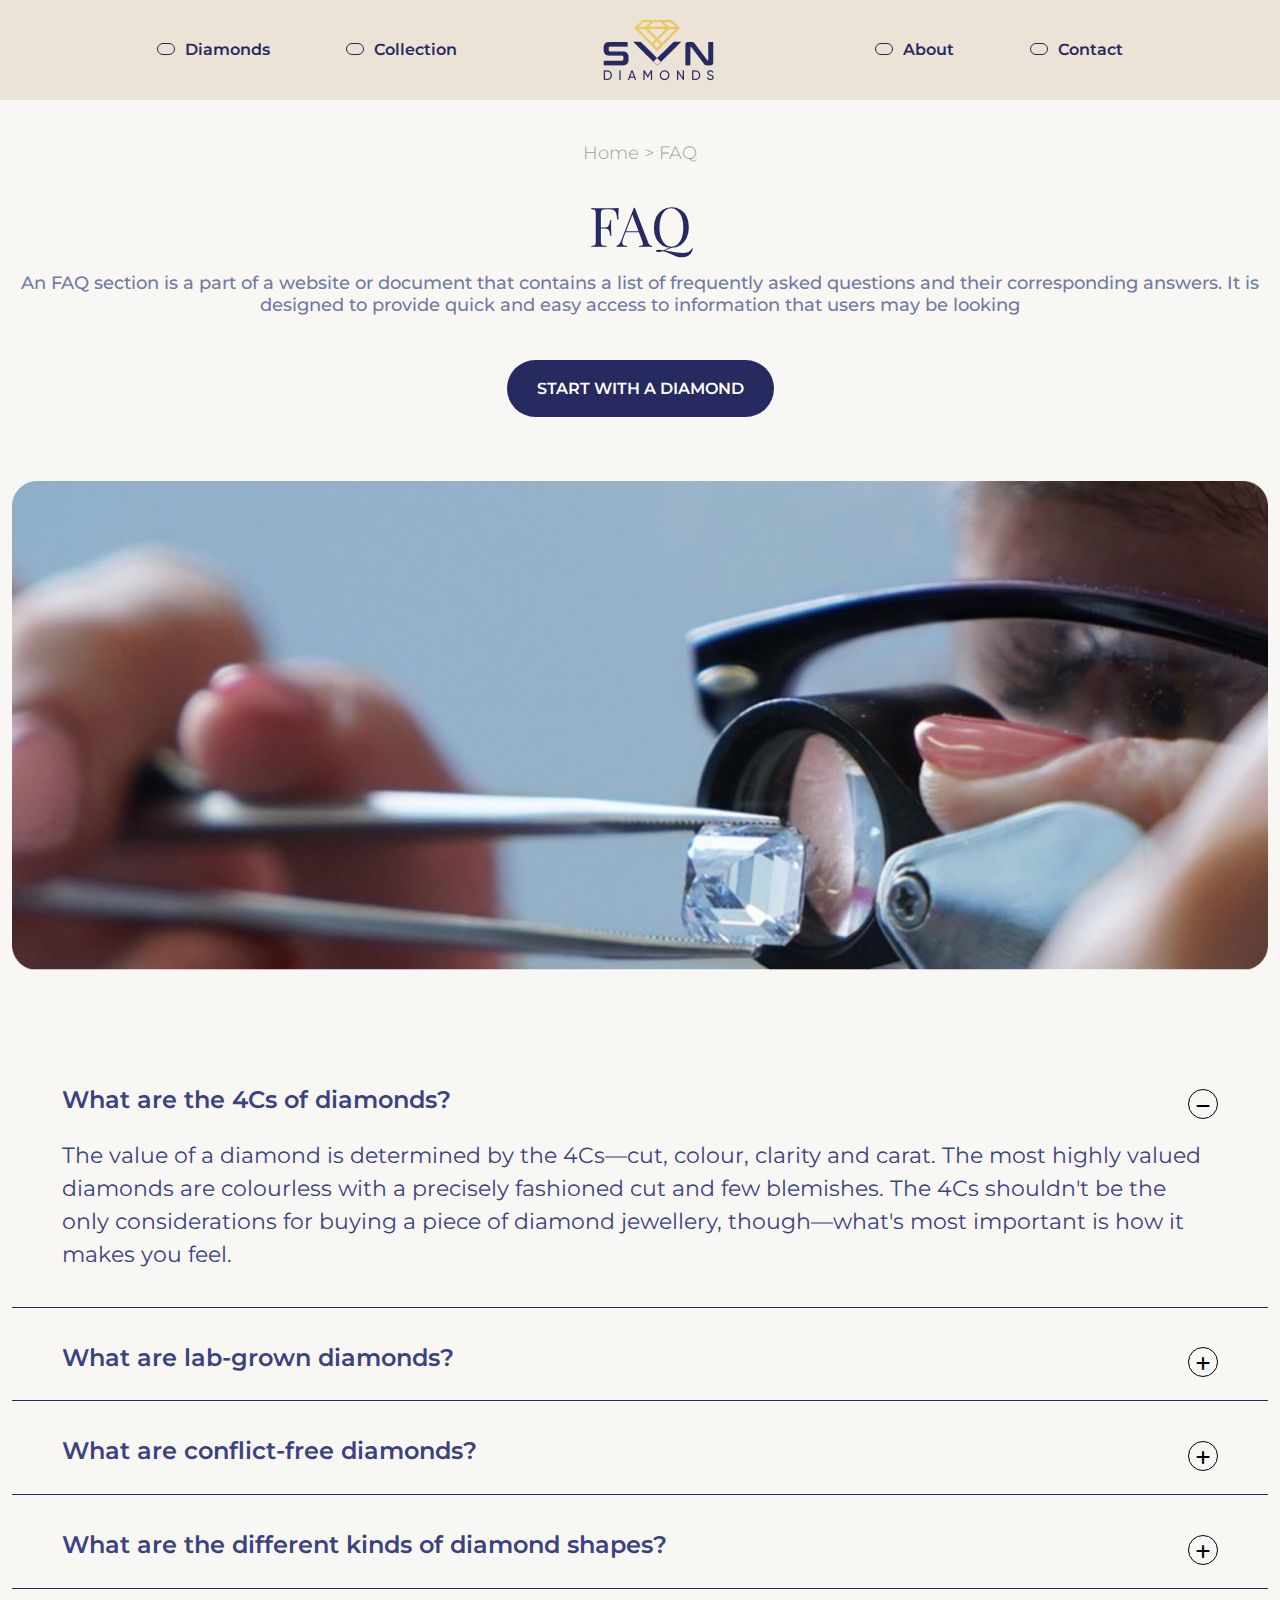
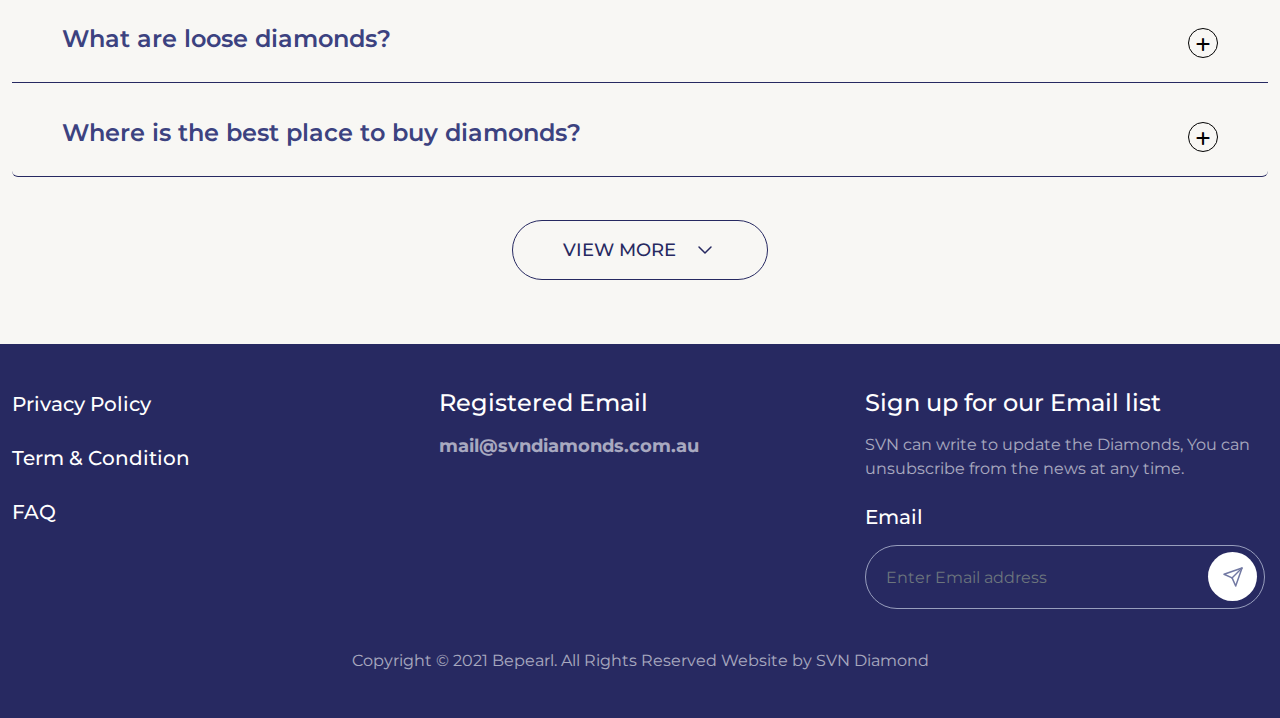
<file: faq.html>
<!DOCTYPE html>
<html lang="en">

<head>
    <meta charset="UTF-8">
    <meta http-equiv="X-UA-Compatible" content="IE=edge">
    <meta name="viewport" content="width=device-width, initial-scale=1.0">
    <title>FAQ - SVN Diamond</title>

    <!-- favicon link  -->
    <link rel="icon" type="image/x-icon" href="assets/img/fev-icon.png">

    <!-- Bootstrap link  -->
    <link rel="stylesheet" href="assets/css/bootstrap.min.css">
    <link rel="stylesheet" href="assets/css/bootstrap-grid.min.css">

    <!-- Font link  -->
    <link rel="preconnect" href="https://fonts.googleapis.com">
    <link rel="preconnect" href="https://fonts.gstatic.com" crossorigin>
    <link
        href="https://fonts.googleapis.com/css2?family=Montserrat:ital,wght@0,100;0,200;0,300;0,400;0,500;0,600;0,700;0,800;0,900;1,100;1,200;1,300;1,400;1,500;1,600;1,700;1,800;1,900&display=swap"
        rel="stylesheet">
    <link
        href="https://fonts.googleapis.com/css2?family=Playfair+Display:ital,wght@0,400;0,500;0,600;0,700;0,800;0,900;1,400;1,500;1,600;1,700;1,800;1,900&display=swap"
        rel="stylesheet">

    <!-- FAQ  -->
    <link rel="stylesheet" href="https://cdnjs.cloudflare.com/ajax/libs/font-awesome/6.2.0/css/all.min.css">

    <!-- Custom css link  -->
    <link rel="stylesheet" href="assets/css/style.css">
    <link rel="stylesheet" href="assets/css/media.css">

</head>

<body>

    <!-- Navbar start -->

    <nav class="navbar navbar-expand-lg">
        <div class="container">

            <div class="collapse navbar-collapse" id="navbarSupportedContent">
                <ul class="navbar-nav m-auto mb-2 mb-lg-0">
                    <li class="nav-item">
                        <a class="nav-link" aria-current="page" href="diamond.html"><span class="circle"></span>Diamonds</a>
                        <span class="line"></span>
                    </li>
                    <li class="nav-item">
                        <a class="nav-link" href="#"><span class="circle"></span>Collection </a>
                        <span class="line"></span>
                    </li>
                </ul>
            </div>

            <a class="navbar-brand" href="index.html">
                <img class="fullscreen" src="assets/img/main-logo.png" alt="">
                <img class="fullscreen sticky" src="assets/img/white-logo.png" alt="">
                <img class="smallscreen" src="assets/img/mian-logo-only.png" alt="">
            </a>

            <div class="collapse navbar-collapse sec" id="navbarSupportedContent">
                <ul class="navbar-nav m-auto mb-2 mb-lg-0">
                    <li class="nav-item">
                        <a class="nav-link" href="about-us.html"><span class="circle"></span>About</a>
                        <span class="line"></span>
                    </li>
                    <li class="nav-item">
                        <a class="nav-link" href="contact-us.html"><span class="circle"></span>Contact </a>
                        <span class="line"></span>
                    </li>
                </ul>
            </div>
            <button class="navbar-toggler" type="button" data-bs-toggle="collapse"
                data-bs-target="#navbarSupportedContent" aria-controls="navbarSupportedContent" aria-expanded="false"
                aria-label="Toggle navigation">
                <span class="navbar-toggler-icon"></span>
            </button>
        </div>
    </nav>

    <!-- Navbar end -->

    <div class="about-us">
        <div class="container">
            <div class="text-top">
                <p><a href="index.html">Home</a> > <a href="#">FAQ</a></p>
                <h1 class="main-title">FAQ</h1>
                <h6>An FAQ section is a part of a website or document that contains a list of frequently asked questions and their corresponding answers. It is designed to provide quick and easy access to information that users may be looking </h6>
                <div class="btn-wrpp">
                    <a href="" class="theme-btn">Start with a Diamond </a>
                </div>
            </div>

            <div class="about-details">
                <img src="assets/img/faq-imge.png" alt="">

                <!-- Top Question Answers sec start  -->

                <div class="top-que-ans p-0">
                    <div class="accordion mt-0" id="accordionRental">
                        <div class="accordion-item">
                        <h5 class="accordion-header" id="headingOne">
                            <button class="accordion-button" type="button" data-bs-toggle="collapse" data-bs-target="#collapseOne"
                            aria-expanded="true" aria-controls="collapseOne">
                            <h4>What are the 4Cs of diamonds?</h4>
                            <div class="border-div">
                                <i class="collapse-close fa fa-plus text-xs pt-1 position-absolute"></i>
                                <i class="collapse-open fa fa-minus text-xs pt-1 position-absolute"></i>
                            </div>
                            </button>
                        </h5>
                        <div id="collapseOne" class="accordion-collapse collapse show" aria-labelledby="headingOne"
                            data-bs-parent="#accordionRental">
                            <div class="accordion-body">
                            The value of a diamond is determined by the 4Cs—cut, colour, clarity and carat. The most highly valued
                            diamonds are colourless with a precisely fashioned cut and few blemishes. The 4Cs shouldn't be the only
                            considerations for buying a piece of diamond jewellery, though—what's most important is how it makes you
                            feel.
                            </div>
                        </div>
                        </div>
                        <div class="accordion-item">
                        <h5 class="accordion-header" id="headingTwo">
                            <button class="accordion-button" type="button" data-bs-toggle="collapse" data-bs-target="#collapseTwo"
                            aria-expanded="false" aria-controls="collapseTwo">
                            <h4>What are lab-grown diamonds?</h4>
                            <div class="border-div">
                                <i class="collapse-close fa fa-plus text-xs pt-1 position-absolute"></i>
                                <i class="collapse-open fa fa-minus text-xs pt-1 position-absolute"></i>
                            </div>
                            </button>
                        </h5>
                        <div id="collapseTwo" class="accordion-collapse collapse" aria-labelledby="headingTwo"
                            data-bs-parent="#accordionRental">
                            <div class="accordion-body">
                            The value of a diamond is determined by the 4Cs—cut, colour, clarity and carat. The most highly valued
                            diamonds are colourless with a precisely fashioned cut and few blemishes. The 4Cs shouldn't be the only
                            considerations for buying a piece of diamond jewellery, though—what's most important is how it makes you
                            feel.
                            </div>
                        </div>
                        </div>
                        <div class="accordion-item">
                        <h5 class="accordion-header" id="headingTwo">
                            <button class="accordion-button" type="button" data-bs-toggle="collapse" data-bs-target="#collapseTwo2"
                            aria-expanded="false" aria-controls="collapseTwo2">
                            <h4>What are conflict-free diamonds?</h4>
                            <div class="border-div">
                                <i class="collapse-close fa fa-plus text-xs pt-1 position-absolute"></i>
                                <i class="collapse-open fa fa-minus text-xs pt-1 position-absolute"></i>
                            </div>
                            </button>
                        </h5>
                        <div id="collapseTwo2" class="accordion-collapse collapse" aria-labelledby="headingTwo"
                            data-bs-parent="#accordionRental">
                            <div class="accordion-body">
                            The value of a diamond is determined by the 4Cs—cut, colour, clarity and carat. The most highly valued
                            diamonds are colourless with a precisely fashioned cut and few blemishes. The 4Cs shouldn't be the only
                            considerations for buying a piece of diamond jewellery, though—what's most important is how it makes you
                            feel.
                            </div>
                        </div>
                        </div>
                        <div class="accordion-item">
                        <h5 class="accordion-header" id="headingTwo">
                            <button class="accordion-button" type="button" data-bs-toggle="collapse" data-bs-target="#collapseTwo3"
                            aria-expanded="false" aria-controls="collapseTwo3">
                            <h4>What are the different kinds of diamond shapes?</h4>
                            <div class="border-div">
                                <i class="collapse-close fa fa-plus text-xs pt-1 position-absolute"></i>
                                <i class="collapse-open fa fa-minus text-xs pt-1 position-absolute"></i>
                            </div>
                            </button>
                        </h5>
                        <div id="collapseTwo3" class="accordion-collapse collapse" aria-labelledby="headingTwo"
                            data-bs-parent="#accordionRental">
                            <div class="accordion-body">
                            The value of a diamond is determined by the 4Cs—cut, colour, clarity and carat. The most highly valued
                            diamonds are colourless with a precisely fashioned cut and few blemishes. The 4Cs shouldn't be the only
                            considerations for buying a piece of diamond jewellery, though—what's most important is how it makes you
                            feel.
                            </div>
                        </div>
                        </div>
                        <div class="accordion-item">
                        <h5 class="accordion-header" id="headingTwo">
                            <button class="accordion-button" type="button" data-bs-toggle="collapse" data-bs-target="#collapseTwoaa"
                            aria-expanded="false" aria-controls="collapseTwoaa">
                            <h4>What are loose diamonds?</h4>
                            <div class="border-div">
                                <i class="collapse-close fa fa-plus text-xs pt-1 position-absolute"></i>
                                <i class="collapse-open fa fa-minus text-xs pt-1 position-absolute"></i>
                            </div>
                            </button>
                        </h5>
                        <div id="collapseTwoaa" class="accordion-collapse collapse" aria-labelledby="headingTwo"
                            data-bs-parent="#accordionRental">
                            <div class="accordion-body">
                            The value of a diamond is determined by the 4Cs—cut, colour, clarity and carat. The most highly valued
                            diamonds are colourless with a precisely fashioned cut and few blemishes. The 4Cs shouldn't be the only
                            considerations for buying a piece of diamond jewellery, though—what's most important is how it makes you
                            feel.
                            </div>
                        </div>
                        </div>
                        <div class="accordion-item">
                        <h5 class="accordion-header" id="headingTwo">
                            <button class="accordion-button" type="button" data-bs-toggle="collapse" data-bs-target="#collapseTwoad"
                            aria-expanded="false" aria-controls="collapseTwoad">
                            <h4>Where is the best place to buy diamonds?</h4>
                            <div class="border-div">
                                <i class="collapse-close fa fa-plus text-xs pt-1 position-absolute"></i>
                                <i class="collapse-open fa fa-minus text-xs pt-1 position-absolute"></i>
                            </div>
                            </button>
                        </h5>
                        <div id="collapseTwoad" class="accordion-collapse collapse" aria-labelledby="headingTwo"
                            data-bs-parent="#accordionRental">
                            <div class="accordion-body">
                            The value of a diamond is determined by the 4Cs—cut, colour, clarity and carat. The most highly valued
                            diamonds are colourless with a precisely fashioned cut and few blemishes. The 4Cs shouldn't be the only
                            considerations for buying a piece of diamond jewellery, though—what's most important is how it makes you
                            feel.
                            </div>
                        </div>
                        </div>
                    </div>
                    <div class="text-center">
                        <a href="" class="view-btn">VIEW MORE
                        <svg width="24" height="24" viewBox="0 0 24 24" fill="none" xmlns="http://www.w3.org/2000/svg">
                            <path d="M6 9L12 15L18 9" stroke="#272961" stroke-width="1.5" stroke-linecap="round"
                            stroke-linejoin="round" />
                        </svg>
                        </a>
                    </div>
                </div>

                <!-- Top Question Answers sec end -->
                

            </div>



        </div>
    </div>












    <!-- Footer start  -->

    <footer class="svn-footer">
        <div class="container">
            
            <div class="row">
                <div class="col-lg-4">
                    <div class="details">
                        <a href="privacy-policy.html" class="link">Privacy Policy</a>
                        <a href="terms-condition.html" class="link">Term & Condition </a>
                        <a href="#" class="link">FAQ</a>
                    </div>
                </div>
                <div class="col-lg-4">
                    <div class="details sec">
            <h4>Registered Email</h4>
            <p class="mail"><b>mail@svndiamonds.com.au</b></p>
          </div>
                </div>
                <div class="col-lg-4">
                    <div class="details">
                        <h4>Sign up for our Email list</h4>
                        <p>SVN can write to update the Diamonds, You can unsubscribe from the news at any time.</p>
                        <h5>Email</h5>
                        <div class="enter-email">
                            <input type="email" class="form-control" id="exampleFormControlInput1"
                                placeholder="Enter Email address">
                            <div class="send-btn">
                                <svg width="24" height="24" viewBox="0 0 24 24" fill="none"
                                    xmlns="http://www.w3.org/2000/svg">
                                    <path d="M21 3L11 13" stroke="#7279A3" stroke-width="1.5" stroke-linecap="round"
                                        stroke-linejoin="round" />
                                    <path d="M21 3L14.7 21L11.1 12.9L3 9.3L21 3Z" stroke="#7279A3" stroke-width="1.5"
                                        stroke-linecap="round" stroke-linejoin="round" />
                                </svg>
                            </div>
                        </div>
                    </div>
                </div>
            </div>
        </div>
        <div class="copy-right">
            <p class="text-center">Copyright © 2021 Bepearl. All Rights Reserved Website by SVN Diamond</p>
        </div>
    </footer>

    <!-- Footer end -->


    <!-- jQueary link  -->
    <!-- <script src="https://ajax.googleapis.com/ajax/libs/jquery/3.6.1/jquery.min.js"></script> -->
    <script src="https://cdnjs.cloudflare.com/ajax/libs/jquery/2.1.3/jquery.min.js"></script>

    <!-- Bootstrap js -->
    <script src="assets/js/bootstrap.bundle.min.js"></script>


    <script>

        // navbar js 
        $(window).scroll(function () {
            if ($(this).scrollTop() > 10) {
                $('.navbar').addClass('sticky')
            } else {
                $('.navbar').removeClass('sticky')
            }
        });


    </script>


</body>

</html>
</file>
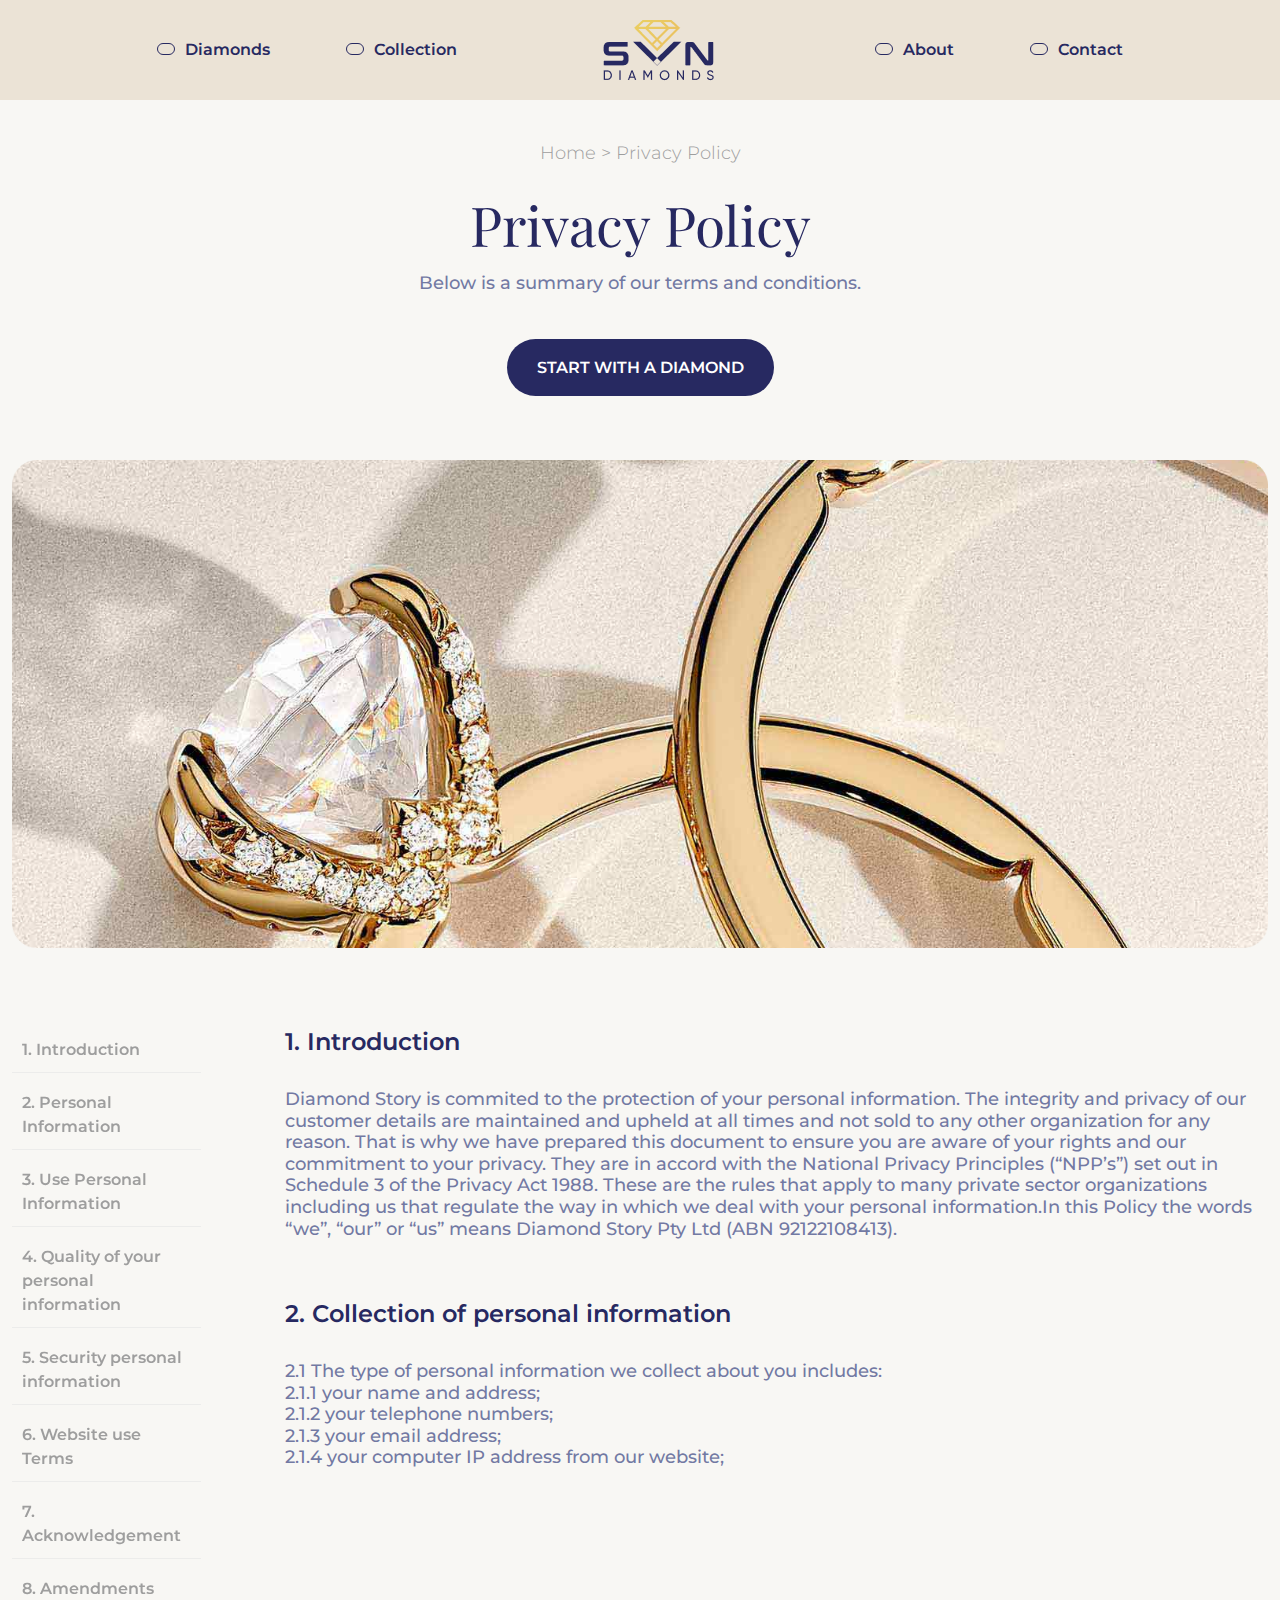
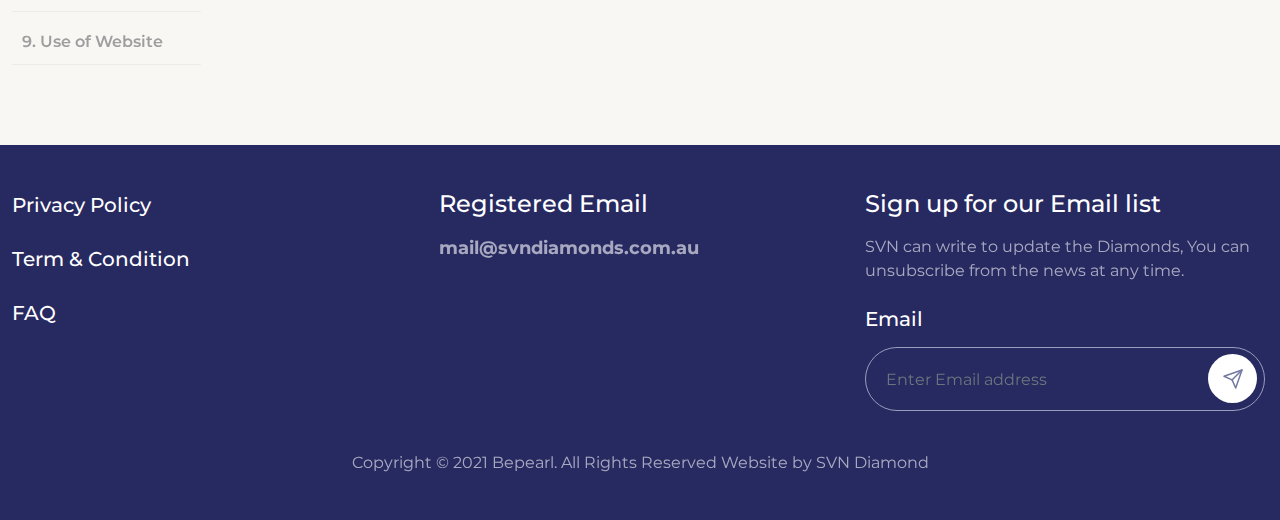
<file: privacy-policy.html>
<!DOCTYPE html>
<html lang="en">

<head>
    <meta charset="UTF-8">
    <meta http-equiv="X-UA-Compatible" content="IE=edge">
    <meta name="viewport" content="width=device-width, initial-scale=1.0">
    <title>Privacy-policy - SVN Diamond</title>

    <!-- favicon link  -->
    <link rel="icon" type="image/x-icon" href="assets/img/fev-icon.png">

    <!-- Bootstrap link  -->
    <link rel="stylesheet" href="assets/css/bootstrap.min.css">
    <link rel="stylesheet" href="assets/css/bootstrap-grid.min.css">

    <!-- Font link  -->
    <link rel="preconnect" href="https://fonts.googleapis.com">
    <link rel="preconnect" href="https://fonts.gstatic.com" crossorigin>
    <link
        href="https://fonts.googleapis.com/css2?family=Montserrat:ital,wght@0,100;0,200;0,300;0,400;0,500;0,600;0,700;0,800;0,900;1,100;1,200;1,300;1,400;1,500;1,600;1,700;1,800;1,900&display=swap"
        rel="stylesheet">
    <link
        href="https://fonts.googleapis.com/css2?family=Playfair+Display:ital,wght@0,400;0,500;0,600;0,700;0,800;0,900;1,400;1,500;1,600;1,700;1,800;1,900&display=swap"
        rel="stylesheet">

    <!-- Custom css link  -->
    <link rel="stylesheet" href="assets/css/style.css">
    <link rel="stylesheet" href="assets/css/media.css">

</head>

<body>

    <!-- Navbar start -->

    <nav class="navbar navbar-expand-lg">
        <div class="container">

            <div class="collapse navbar-collapse" id="navbarSupportedContent">
                <ul class="navbar-nav m-auto mb-2 mb-lg-0">
                    <li class="nav-item">
                        <a class="nav-link" aria-current="page" href="diamond.html"><span class="circle"></span>Diamonds</a>
                        <span class="line"></span>
                    </li>
                    <li class="nav-item">
                        <a class="nav-link" href="#"><span class="circle"></span>Collection </a>
                        <span class="line"></span>
                    </li>
                </ul>
            </div>

            <a class="navbar-brand" href="index.html">
                <img class="fullscreen" src="assets/img/main-logo.png" alt="">
                <img class="fullscreen sticky" src="assets/img/white-logo.png" alt="">
                <img class="smallscreen" src="assets/img/mian-logo-only.png" alt="">
            </a>

            <div class="collapse navbar-collapse sec" id="navbarSupportedContent">
                <ul class="navbar-nav m-auto mb-2 mb-lg-0">
                    <li class="nav-item">
                        <a class="nav-link" href="about-us.html"><span class="circle"></span>About</a>
                        <span class="line"></span>
                    </li>
                    <li class="nav-item">
                        <a class="nav-link" href="contact-us.html"><span class="circle"></span>Contact </a>
                        <span class="line"></span>
                    </li>
                </ul>
            </div>
            <button class="navbar-toggler" type="button" data-bs-toggle="collapse"
                data-bs-target="#navbarSupportedContent" aria-controls="navbarSupportedContent" aria-expanded="false"
                aria-label="Toggle navigation">
                <span class="navbar-toggler-icon"></span>
            </button>
        </div>
    </nav>

    <!-- Navbar end -->

    <div class="about-us">
        <div class="container">
            <div class="text-top">
                <p><a href="index.html">Home</a> > <a href="#">Privacy Policy</a></p>
                <h1 class="main-title">Privacy Policy</h1>
                <h6>Below is a summary of our terms and conditions.</h6>
                <div class="btn-wrpp">
                    <a href="" class="theme-btn">
                        Start with a Diamond
                    </a>
                </div>
            </div>

            <div class="about-details">
                <img src="assets/img/privacy-policy-img.png" alt="">


                <div class="privacy-details">
                    <div class="row">
                        <div class="col-lg-2 col-md-2 col-sm-3">
                          <div id="simple-list-example" class="d-flex flex-column gap-2 simple-list-example-scrollspy">
                            <a class="link" href="#simple-list-item-1">1. Introduction</a>
                            <a class="link" href="#simple-list-item-2">2. Personal Information</a>
                            <a class="link" href="#simple-list-item-3">3. Use Personal Information</a>
                            <a class="link" href="#simple-list-item-4">4. Quality of your personal information</a>
                            <a class="link" href="#simple-list-item-5">5. Security personal information</a>
                            <a class="link" href="#simple-list-item-5">6. Website use Terms</a>
                            <a class="link" href="#simple-list-item-5">7. Acknowledgement</a>
                            <a class="link" href="#simple-list-item-5">8. Amendments</a>
                            <a class="link" href="#simple-list-item-5">9. Use of Website</a>
                          </div>
                        </div>
                        <div class="col-lg-10 col-md-10 col-sm-9">
                          <div data-bs-spy="scroll" data-bs-target="#simple-list-example" data-bs-offset="0" data-bs-smooth-scroll="true" class="scrollspy-example" tabindex="0">
                            <div id="simple-list-item-1">
                                <h4>1. Introduction</h4>
                                <h6>Diamond Story is commited to the protection of your personal information. The integrity and privacy of our customer details are maintained and upheld at all times and not sold to any other organization for any reason. That is why we have prepared this document to ensure you are aware of your rights and our commitment to your privacy. They are in accord with the National Privacy Principles (“NPP’s”) set out in Schedule 3 of the Privacy Act 1988. These are the rules that apply to many private sector organizations including us that regulate the way in which we deal with your personal information.In this Policy the words “we”, “our” or “us” means Diamond Story Pty Ltd (ABN 92122108413).</h6>
                            </div>
                            <div id="simple-list-item-2">
                                <h4>2. Collection of personal information</h4>
                                <h6 class="mb-0">2.1 The type of personal information we collect about you includes: <br>
                                    2.1.1 your name and address; <br>
                                    2.1.2 your telephone numbers; <br>
                                    2.1.3 your email address; <br>
                                    2.1.4 your computer IP address from our website;</h6>
                            </div>
                          </div>
                        </div>
                      </div>
                </div>



            </div>



        </div>
    </div>












    <!-- Footer start  -->

    <footer class="svn-footer">
        <div class="container">
            
            <div class="row">
                <div class="col-lg-4">
                    <div class="details">
                        <a href="privacy-policy.html" class="link">Privacy Policy</a>
                        <a href="terms-condition.html" class="link">Term & Condition </a>
                        <a href="faq.html" class="link">FAQ</a>
                    </div>
                </div>
                <div class="col-lg-4">
                    <div class="details sec">
            <h4>Registered Email</h4>
            <p class="mail"><b>mail@svndiamonds.com.au</b></p>
          </div>
                </div>
                <div class="col-lg-4">
                    <div class="details">
                        <h4>Sign up for our Email list</h4>
                        <p>SVN can write to update the Diamonds, You can unsubscribe from the news at any time.</p>
                        <h5>Email</h5>
                        <div class="enter-email">
                            <input type="email" class="form-control" id="exampleFormControlInput1"
                                placeholder="Enter Email address">
                            <div class="send-btn">
                                <svg width="24" height="24" viewBox="0 0 24 24" fill="none"
                                    xmlns="http://www.w3.org/2000/svg">
                                    <path d="M21 3L11 13" stroke="#7279A3" stroke-width="1.5" stroke-linecap="round"
                                        stroke-linejoin="round" />
                                    <path d="M21 3L14.7 21L11.1 12.9L3 9.3L21 3Z" stroke="#7279A3" stroke-width="1.5"
                                        stroke-linecap="round" stroke-linejoin="round" />
                                </svg>
                            </div>
                        </div>
                    </div>
                </div>
            </div>
        </div>
        <div class="copy-right">
            <p class="text-center">Copyright © 2021 Bepearl. All Rights Reserved Website by SVN Diamond</p>
        </div>
    </footer>

    <!-- Footer end -->


    <!-- jQueary link  -->
    <!-- <script src="https://ajax.googleapis.com/ajax/libs/jquery/3.6.1/jquery.min.js"></script> -->
    <script src="https://cdnjs.cloudflare.com/ajax/libs/jquery/2.1.3/jquery.min.js"></script>


    <!-- Bootstrap js -->
    <script src="assets/js/bootstrap.bundle.min.js"></script>


    <script>

        // navbar js 
        $(window).scroll(function () {
            if ($(this).scrollTop() > 10) {
                $('.navbar').addClass('sticky')
            } else {
                $('.navbar').removeClass('sticky')
            }
        });


    </script>


</body>

</html>
</file>
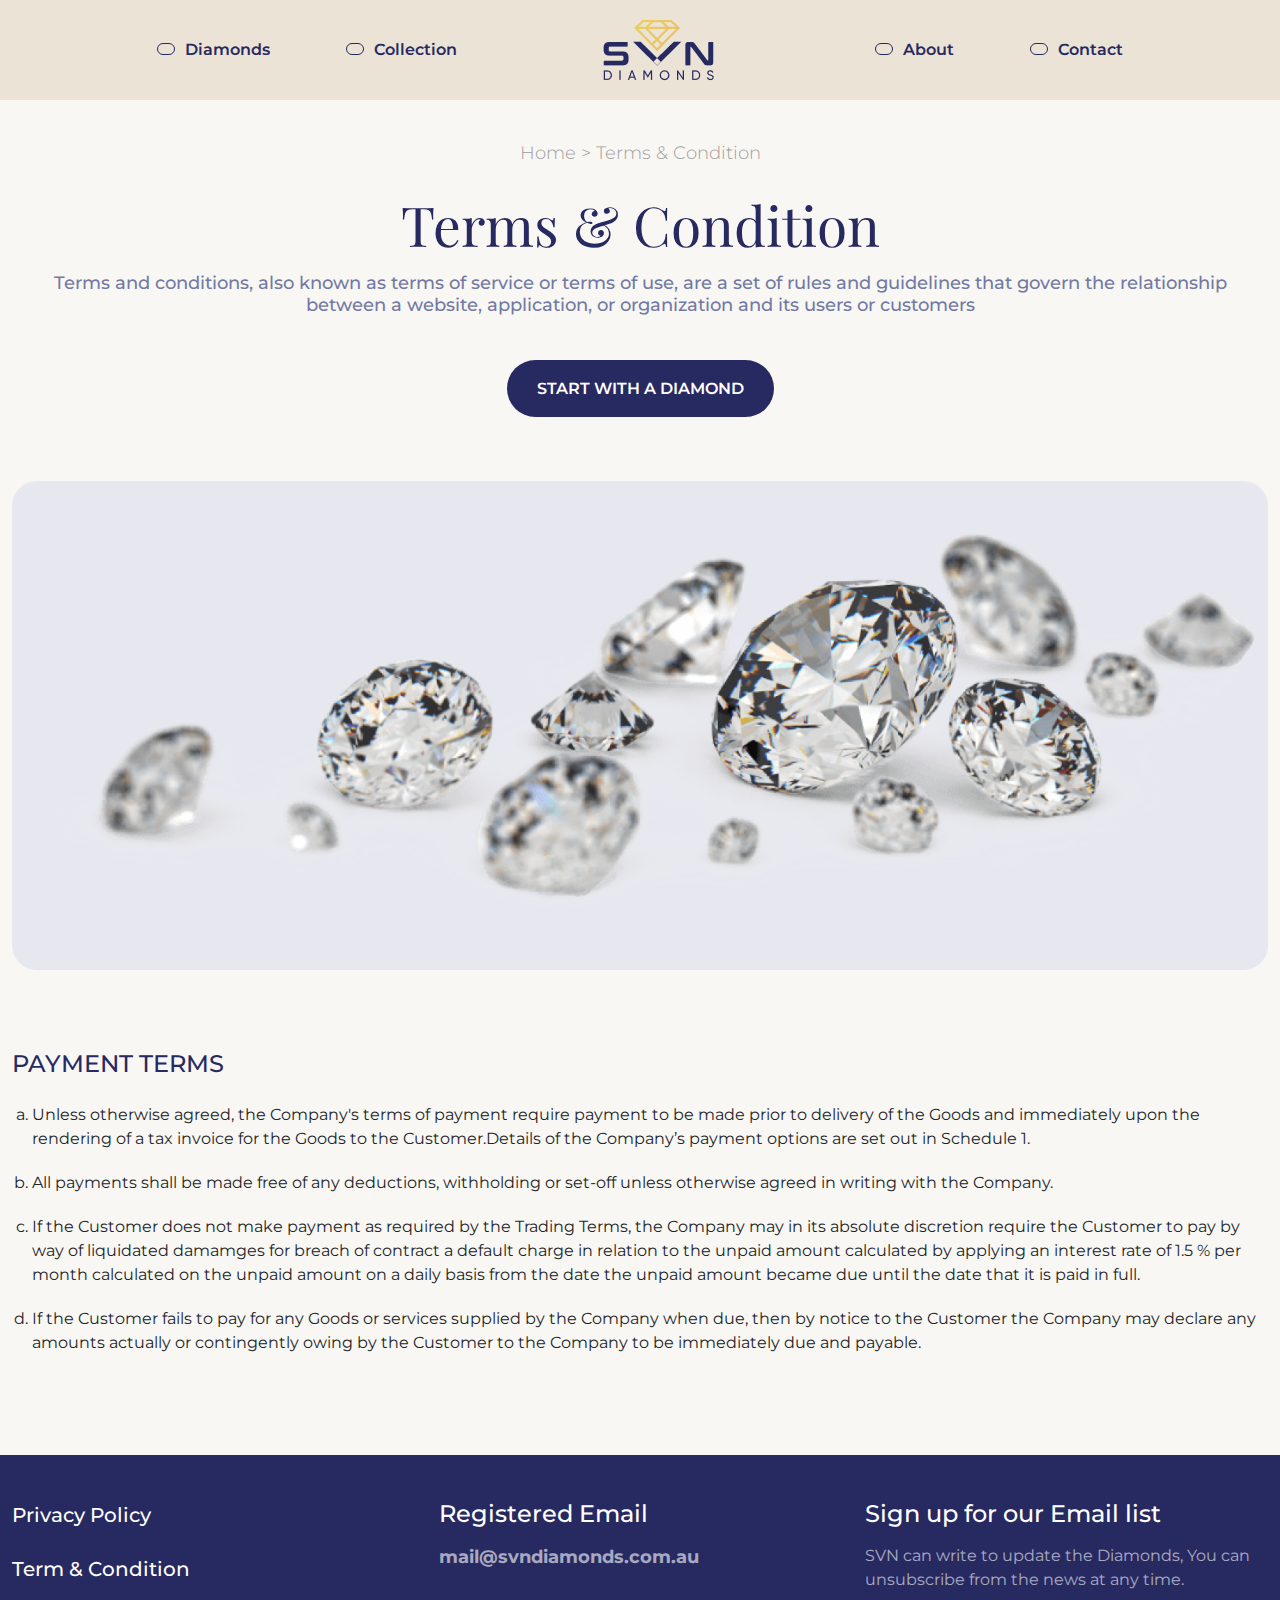
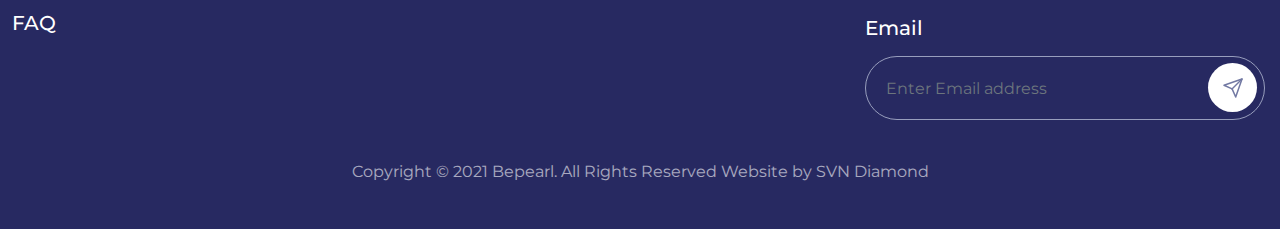
<file: terms-condition.html>
<!DOCTYPE html>
<html lang="en">

<head>
    <meta charset="UTF-8">
    <meta http-equiv="X-UA-Compatible" content="IE=edge">
    <meta name="viewport" content="width=device-width, initial-scale=1.0">
    <title>FAQ - SVN Diamond</title>

    <!-- favicon link  -->
    <link rel="icon" type="image/x-icon" href="assets/img/fev-icon.png">

    <!-- Bootstrap link  -->
    <link rel="stylesheet" href="assets/css/bootstrap.min.css">
    <link rel="stylesheet" href="assets/css/bootstrap-grid.min.css">

    <!-- Font link  -->
    <link rel="preconnect" href="https://fonts.googleapis.com">
    <link rel="preconnect" href="https://fonts.gstatic.com" crossorigin>
    <link
        href="https://fonts.googleapis.com/css2?family=Montserrat:ital,wght@0,100;0,200;0,300;0,400;0,500;0,600;0,700;0,800;0,900;1,100;1,200;1,300;1,400;1,500;1,600;1,700;1,800;1,900&display=swap"
        rel="stylesheet">
    <link
        href="https://fonts.googleapis.com/css2?family=Playfair+Display:ital,wght@0,400;0,500;0,600;0,700;0,800;0,900;1,400;1,500;1,600;1,700;1,800;1,900&display=swap"
        rel="stylesheet">

    <!-- Custom css link  -->
    <link rel="stylesheet" href="assets/css/style.css">
    <link rel="stylesheet" href="assets/css/media.css">

</head>

<body>

    <!-- Navbar start -->

    <nav class="navbar navbar-expand-lg">
        <div class="container">

            <div class="collapse navbar-collapse" id="navbarSupportedContent">
                <ul class="navbar-nav m-auto mb-2 mb-lg-0">
                    <li class="nav-item">
                        <a class="nav-link" aria-current="page" href="diamond.html"><span class="circle"></span>Diamonds</a>
                        <span class="line"></span>
                    </li>
                    <li class="nav-item">
                        <a class="nav-link" href="#"><span class="circle"></span>Collection </a>
                        <span class="line"></span>
                    </li>
                </ul>
            </div>

            <a class="navbar-brand" href="index.html">
                <img class="fullscreen" src="assets/img/main-logo.png" alt="">
                <img class="fullscreen sticky" src="assets/img/white-logo.png" alt="">
                <img class="smallscreen" src="assets/img/mian-logo-only.png" alt="">
            </a>

            <div class="collapse navbar-collapse sec" id="navbarSupportedContent">
                <ul class="navbar-nav m-auto mb-2 mb-lg-0">
                    <li class="nav-item">
                        <a class="nav-link" href="about-us.html"><span class="circle"></span>About</a>
                        <span class="line"></span>
                    </li>
                    <li class="nav-item">
                        <a class="nav-link" href="contact-us.html"><span class="circle"></span>Contact </a>
                        <span class="line"></span>
                    </li>
                </ul>
            </div>
            <button class="navbar-toggler" type="button" data-bs-toggle="collapse"
                data-bs-target="#navbarSupportedContent" aria-controls="navbarSupportedContent" aria-expanded="false"
                aria-label="Toggle navigation">
                <span class="navbar-toggler-icon"></span>
            </button>
        </div>
    </nav>

    <!-- Navbar end -->

    <div class="about-us">
        <div class="container">
            <div class="text-top">
                <p><a href="index.html">Home</a> > <a href="#">Terms & Condition</a></p>
                <h1 class="main-title">Terms & Condition</h1>
                <h6>Terms and conditions, also known as terms of service or terms of use, are a set of rules and guidelines that govern the relationship between a website, application, or organization and its users or customers</h6>
                <div class="btn-wrpp">
                    <a href="" class="theme-btn">Start with a Diamond </a>
                </div>
            </div>

            <div class="about-details">
                <img src="assets/img/terms-condition-imge.png" alt="">

                <div class="terms-condition">
                    <h5>PAYMENT TERMS</h5>
                    <ul>
                        <li>Unless otherwise agreed, the Company's terms of payment require payment to be made prior to delivery of the Goods and immediately upon the rendering of a tax invoice for the Goods to the Customer.Details of the Company’s payment options are set out in Schedule 1.</li>
                        <li>All payments shall be made free of any deductions, withholding or set-off unless otherwise agreed in writing with the Company.</li>
                        <li>If the Customer does not make payment as required by the Trading Terms, the Company may in its absolute discretion require the Customer to pay by way of liquidated damamges for breach of contract a default charge in relation to the unpaid amount calculated by applying an interest rate of 1.5 % per month calculated on the unpaid amount on a daily basis from the date the unpaid amount became due until the date that it is paid in full.</li>
                        <li>If the Customer fails to pay for any Goods or services supplied by the Company when due, then by notice to the Customer the Company may declare any amounts actually or contingently owing by the Customer to the Company to be immediately due and payable.</li>
                    </ul>
                </div>
            </div>
        </div>
    </div>





    <!-- Footer start  -->

    <footer class="svn-footer">
        <div class="container">
            
            <div class="row">
                <div class="col-lg-4">
                    <div class="details">
                        <a href="privacy-policy.html" class="link">Privacy Policy</a>
                        <a href="#" class="link">Term & Condition </a>
                        <a href="faq.html" class="link">FAQ</a>
                    </div>
                </div>
                <div class="col-lg-4">
                    <div class="details sec">
            <h4>Registered Email</h4>
            <p class="mail"><b>mail@svndiamonds.com.au</b></p>
          </div>
                </div>
                <div class="col-lg-4">
                    <div class="details">
                        <h4>Sign up for our Email list</h4>
                        <p>SVN can write to update the Diamonds, You can unsubscribe from the news at any time.</p>
                        <h5>Email</h5>
                        <div class="enter-email">
                            <input type="email" class="form-control" id="exampleFormControlInput1"
                                placeholder="Enter Email address">
                            <div class="send-btn">
                                <svg width="24" height="24" viewBox="0 0 24 24" fill="none"
                                    xmlns="http://www.w3.org/2000/svg">
                                    <path d="M21 3L11 13" stroke="#7279A3" stroke-width="1.5" stroke-linecap="round"
                                        stroke-linejoin="round" />
                                    <path d="M21 3L14.7 21L11.1 12.9L3 9.3L21 3Z" stroke="#7279A3" stroke-width="1.5"
                                        stroke-linecap="round" stroke-linejoin="round" />
                                </svg>
                            </div>
                        </div>
                    </div>
                </div>
            </div>
        </div>
        <div class="copy-right">
            <p class="text-center">Copyright © 2021 Bepearl. All Rights Reserved Website by SVN Diamond</p>
        </div>
    </footer>

    <!-- Footer end -->


    <!-- jQueary link  -->
    <!-- <script src="https://ajax.googleapis.com/ajax/libs/jquery/3.6.1/jquery.min.js"></script> -->
    <script src="https://cdnjs.cloudflare.com/ajax/libs/jquery/2.1.3/jquery.min.js"></script>

    <!-- Bootstrap js -->
    <script src="assets/js/bootstrap.bundle.min.js"></script>


    <script>

        // navbar js 
        $(window).scroll(function () {
            if ($(this).scrollTop() > 10) {
                $('.navbar').addClass('sticky')
            } else {
                $('.navbar').removeClass('sticky')
            }
        });


    </script>


</body>

</html>
</file>
<file: assets/css/style.css>
@import url('https://fonts.googleapis.com/css2?family=Montserrat:ital,wght@0,100;0,200;0,300;0,400;0,500;0,600;0,700;0,800;0,900;1,100;1,200;1,300;1,400;1,500;1,600;1,700;1,800;1,900&display=swap');
@import url('https://fonts.googleapis.com/css2?family=Playfair+Display:ital,wght@0,400;0,500;0,600;0,700;0,800;0,900;1,400;1,500;1,600;1,700;1,800;1,900&display=swap');

body {
  font-family: 'Montserrat', sans-serif;
  font-family: 'Playfair Display', serif;
  -webkit-box-sizing: border-box;
          box-sizing: border-box;
}

html {
  border: none !important;
}

a {
  text-decoration: none;
}

/* scrollbar css */
::-webkit-scrollbar {
  width: 10px;
}

::-webkit-scrollbar-track {
  background-color: transparent;
  border-radius: 0px;
}

::-webkit-scrollbar-thumb {
  border-radius: 10px;
  background: #272961;
}

/* Firefox scroll */
* {
  scrollbar-width: thin !important;
  scrollbar-color: #272961 #ffffff !important;
}

/* Select text color change */
::-moz-selection {
  background-color: #D1B993;
  color: #212121;
}
::selection {
  background-color: #D1B993;
  color: #212121;
}

body {
  background-color: #F8F7F4;
}

/* Navbar css start  */
.navbar {
  font-family: 'Montserrat', sans-serif;
  position: fixed;
  width: 100%;
  z-index: 9999;
  background-color: #EBE3D6;
  height: 100px;
  -webkit-box-shadow: none;
          box-shadow: none;
}

.navbar.sticky {
  background-color: #272961;
  -webkit-box-shadow: 0px 4px 4px rgba(0, 0, 0, 0.25);
          box-shadow: 0px 4px 4px rgba(0, 0, 0, 0.25);
}

.navbar.sticky .navbar-nav .nav-link {
  color: #fff;
  font-weight: 500;
}

.navbar.sticky .nav-link .circle {
  border: solid 1px #fff;
}

.navbar.sticky .nav-link.active .circle {
  background-color: #fff;
}

.container {
  max-width: 1590px;
}

.navbar-expand-lg .navbar-nav {
  gap: 120px;
}

.navbar-expand-lg .navbar-nav .nav-link {
  position: relative;
  font-weight: 600;
  color: #272961;
}


.navbar-expand-lg .navbar-nav .nav-link:hover:after {
  width: -webkit-fill-available;
  -webkit-transition: all .5s;
  -o-transition: all .5s;
  transition: all .5s;
}

.navbar-expand-lg .navbar-nav .nav-link.active:after {
  width: -webkit-fill-available;
  -webkit-transition: all .5s;
  -o-transition: all .5s;
  transition: all .5s;
}

.navbar .navbar-brand .smallscreen {
  display: none;
}

.navbar .fullscreen.sticky {
  display: none;
}


.navbar.sticky .fullscreen {
  display: none;
}

.navbar.sticky .fullscreen.sticky {
  display: block;
}

.navbar-expand-lg .nav-link .circle {
  width: 18px;
  height: 12px;
  background-color: transparent;
  border: solid 1px #272961;
  border-radius: 10px;
  margin-right: 10px;
  display: -webkit-inline-box;
  display: -ms-inline-flexbox;
  display: inline-flex;
}

.navbar-expand-lg .nav-link.active .circle {
  width: 18px;
  height: 12px;
  background-color: #272961;
  border: solid 1px #272961;
  border-radius: 10px;
  margin-right: 10px;
  display: -webkit-inline-box;
  display: -ms-inline-flexbox;
  display: inline-flex;
}

/* First banner sec css start */

.banner-sec {
  background-color: #EBE3D6;
  max-height: 1000px;
  background-image: -webkit-gradient(linear, left top, left bottom, color-stop(75%, #EBE3D6), to(#F8F7F4));
  background-image: -o-linear-gradient(top, #EBE3D6 75%, #F8F7F4 100%);
  background-image: linear-gradient(180deg, #EBE3D6 75%, #F8F7F4 100%);
  position: relative;
  padding: 120px 0 100px 0;
}

.banner-sec .chipole-img {
  position: absolute;
  bottom: -300px;
  left: 0;
  max-width: 430px;
}

.diamond-wrpp {
  position: relative;
}

.banner-sec #diamond,
.banner-sec #diamond2 {
  position: absolute;
  -webkit-transform-style: preserve-3d;
          transform-style: preserve-3d;
  -webkit-transition: -webkit-transform .05s linear;
  transition: -webkit-transform .05s linear;
  -o-transition: transform .05s linear;
  transition: transform .05s linear;
  transition: transform .05s linear, -webkit-transform .05s linear;
}

.banner-sec .d-one {
  top: 7%;
  left: 9%;
}

.banner-sec .d-two {
  top: 32%;
  left: 0%;
}

.banner-sec .d-three {
  top: 7%;
  right: 8%;
}

.banner-sec .d-four {
  top: 37%;
  right: 0%;
}

.banner-sec .d-five {
  bottom: 18%;
  right: 10%;
}


.main-title {
  font-size: 70px;
  color: #272961;
  font-weight: 400;
  text-align: center;
  font-family: 'Playfair Display', serif;
}

.main-subt {
  color: #9E9E9E;
  font-size: 24px;
  font-weight: 300;
  text-align: center;
  font-family: 'Montserrat', sans-serif;
  margin-top: 24px !important;
}

.theme-btn {
  background-color: #272961;
  padding: 19px 30px;
  font-size: 16px;
  color: #fff;
  font-family: 'Montserrat', sans-serif;
  border-radius: 50px;
  font-weight: 600;
  max-width: 370px;
  text-align: center;
  text-transform: uppercase;
  -webkit-transition: .3s;
  -o-transition: .3s;
  transition: .3s;
}

.theme-btn:hover {
  -webkit-box-shadow: 3px 3px 5px 0px #272961;
          box-shadow: 3px 3px 5px 0px #272961;
  color: #fff;
}

.theme-btn.border-btn {
  border: solid 1px #272961;
  color: #272961;
  background-color: transparent;
}

.theme-btn.white {
  background-color: #fff;
  color: #272961;
}

.theme-btn.white:hover {
  -webkit-box-shadow: 3px 3px 5px 0px #fff;
          box-shadow: 3px 3px 5px 0px #fff;
}

.banner-sec .btn-div {
  display: -webkit-box;
  display: -ms-flexbox;
  display: flex;
  gap: 16px;
  -webkit-box-pack: center;
      -ms-flex-pack: center;
          justify-content: center;
  margin-top: 55px;
}

.banner-sec .details {
  padding: 200px 0;
}

.banner-sec .main-title {
  max-width: 720px;
  margin: auto;
}

.banner-sec .main-subt {
  max-width: 820px;
  margin: auto;
}

/* Explore sec css start */

.explore-sec {
  padding: 100px 0;
}

.explore-sec .main-subt {
  max-width: 800px;
  margin: auto;
}

.ex-diamond-wrpp {
  margin-top: 90px;
  display: -ms-grid;
  display: grid;
  -ms-grid-columns: 1fr 50px 1fr 50px 1fr 50px 1fr 50px 1fr 50px 1fr 50px 1fr 50px 1fr;
  grid-template-columns: repeat(8, 1fr);
  gap: 50px;
}

.ex-diamond-wrpp .d-card {
  text-align: center;
}

.ex-diamond-wrpp h5 {
  font-family: 'Montserrat', sans-serif;
  color: #D1B993;
  font-size: 24px;
  font-weight: 500;
}


/* Made for your diamond sec css start  */

.made-for-diamond {
  padding: 100px 0;
}

.made-for-diamond .bgg {
  background-image: url(../img/made-diamond.png);
  background-position: center;
  background-repeat: no-repeat;
  text-align: center;
  border-radius: 30px;
  padding: 80px 0;
  background-size: cover;
}

.made-for-diamond h3 {
  font-size: 32px;
  font-family: 'Playfair Display', serif;
  text-transform: uppercase;
  color: #fff;
  margin-bottom: 32px;
  font-weight: 300;
}

.made-for-diamond .main-title {
  color: #ffffff;
  font-weight: 600;
}

.made-for-diamond .main-subt {
  font-size: 20px;
  color: #fff;
  max-width: 700px;
  margin: auto;
  margin-bottom: 50px;
}

.made-for-diamond .details {
  position: relative;
}

.made-for-diamond .details .diamond-one {
  position: absolute;
  top: -16%;
  left: 6%;
  max-width: 140px;
}

.made-for-diamond .details .diamond-two {
  position: absolute;
  bottom: -22%;
  left: 4%;
  max-width: 260px;
}

.made-for-diamond .details .diamond-three {
  position: absolute;
  top: -10%;
  right: 6%;
  max-width: 140px;
}

/* Your Fancy sec start */

.your-fancy {
  padding: 100px 0;
}

.your-fancy .card-main {
  background-image: url(../img/fancy-first-card.png);
  padding: 160px 0;
  width: 100%;
  background-repeat: no-repeat;
  background-size: cover;
  background-position: center;
  border-radius: 32px;
  margin-top: 60px;
}

.your-fancy .card-main.two {
  background-image: url(../img/fancy-first-two.png);
}

.your-fancy .card-main .details {
  max-width: 430px;
  margin: auto;
}

.your-fancy .card-main h1 {
  color: #272961;
  font-size: 48px;
  font-weight: 500;
  font-family: 'Playfair Display', serif;
  text-align: center;
  margin-bottom: 32px;
}

.your-fancy .card-main p {
  font-size: 15px;
  font-weight: 500;
  color: #212121;
  text-align: center;
  font-family: 'Montserrat', sans-serif;
}

/* Our Brilliant sec css strat */

.our-brilliant {
  padding: 100px 0;
}

.our-brilliant .bgg {
  background-image: url(../img/our-brilliant-bg.png);
  background-position: center;
  background-repeat: no-repeat;
  text-align: center;
  border-radius: 30px;
  padding: 90px 0;
  background-size: cover;
  position: relative;
  overflow: hidden;
}

.our-brilliant .svg-logo {
  position: absolute;
  left: 70px;
  top: 70px;
}

.our-brilliant .details {
  max-width: 700px;
  margin: auto;
}

.our-brilliant .main-title {
  color: #fff;
}

.our-brilliant .main-subt {
  font-size: 20px;
  color: #fff;
  margin-bottom: 50px;
}

.our-brilliant .b-one-img {
  position: absolute;
  left: 0;
  bottom: 30px;
  max-width: 266px;
}

.our-brilliant .b-two-img {
  position: absolute;
  right: 0;
  bottom: 0;
  max-width: 340px;
}

/* Top Question Answers sec css start  */

.top-que-ans {
  padding: 50px 0;
}

.top-que-ans .main-title {
  max-width: 880px;
  margin: auto;
}

.top-que-ans .border-div {
  min-width: 30px;
  min-height: 30px;
  border-radius: 50%;
  border: solid 1px #000;
  float: right;
  display: -webkit-box;
  display: -ms-flexbox;
  display: flex;
  -webkit-box-pack: center;
      -ms-flex-pack: center;
          justify-content: center;
  -webkit-box-align: center;
      -ms-flex-align: center;
          align-items: center;
  margin-left: auto;
}

.top-que-ans .border-div .fa {
  color: #000;
}

.top-que-ans .accordion {
  margin: 60px 0;
}

.top-que-ans .accordion-button {
  padding-bottom: 0;
  background-color: transparent;
  border: none;
  -webkit-box-shadow: none;
          box-shadow: none;
}


.top-que-ans .accordion div button[aria-expanded=true] .collapse-close {
  display: none
}

.top-que-ans .accordion div button[aria-expanded=true] .collapse-open {
  display: block
}

.top-que-ans .accordion div button[aria-expanded=false] .collapse-open {
  display: none
}

.top-que-ans .accordion div button[aria-expanded=false] .collapse-close {
  display: block
}

.top-que-ans .accordion-button:after {
  display: none;
}

.top-que-ans .accordion-header h4 {
  color: #3C4280;
  font-size: 24px;
  font-weight: 600;
  font-family: 'Montserrat', sans-serif;
}

.top-que-ans .accordion-body {
  color: #3C4280;
  font-size: 22px;
  font-weight: 400;
  font-family: 'Montserrat', sans-serif;
}

.top-que-ans .accordion-item {
  padding: 20px 30px;
  border: none;
  border-bottom: solid 1px #272961;
  background-color: transparent;

}

.top-que-ans .view-btn {
  font-size: 18px;
  color: #272961;
  text-transform: uppercase;
  font-weight: 500;
  padding: 18px 50px;
  background-color: transparent;
  border: solid 1px #272961;
  font-family: 'Montserrat', sans-serif;
  border-radius: 50px;
}

.top-que-ans .view-btn svg {
  margin-left: 12px;
  margin-top: -2px;
}

/* Diamond certifcation sec css */

.di-certification {
  padding: 100px 0;
}

.di-certification .bgg {
  background-image: url(../img/diamond-certificate-bg.png);
  background-position: center;
  background-repeat: no-repeat;
  text-align: center;
  border-radius: 30px;
  padding: 90px 0;
  background-size: cover;
  position: relative;
}

.di-certification .one-i {
  position: absolute;
  bottom: 0;
  left: 0;
  max-width: 340px;
}

.di-certification .two-i {
  position: absolute;
  top: 0;
  right: 0;
  max-width: 400px;
}

.di-certification .details {
  max-width: 690px;
  margin: auto;
  z-index: 9;
  position: relative;
}

.di-certification .details .main-title {
  font-weight: 600;
}

.di-certification .details .main-subt {
  color: #212121;
  font-size: 20px;
  font-weight: 400;
  margin-bottom: 50px;
}

/* Explore Diamond sec css start */

.explore-di {
  padding: 50px 0;
}

.explore-di .details-div {
  margin-top: 60px;
}

.explore-di .details-div.first {
  margin-right: 50px;
}

.explore-di .details-div h4 {
  color: #272961;
  font-size: 32px;
  font-weight: 600;
  margin-bottom: 30px;
  font-family: 'Playfair Display', serif;
}

.explore-di .details-div p {
  color: #272961;
  font-size: 18px;
  font-weight: 500;
  margin-bottom: 16px;
  font-family: 'Montserrat', sans-serif;
}

/* Footer css start  */

.svn-footer {
  background-color: #272961;
  padding: 45px 0;
  font-family: 'Montserrat', sans-serif;
}

.svn-footer .social-icon {
  display: -webkit-box;
  display: -ms-flexbox;
  display: flex;
  gap: 150px;
  -webkit-box-align: center;
      -ms-flex-align: center;
          align-items: center;
  -webkit-box-pack: center;
      -ms-flex-pack: center;
          justify-content: center;
  margin-bottom: 56px;
}

.svn-footer .social-icon .icon {
  display: -webkit-box;
  display: -ms-flexbox;
  display: flex;
  -webkit-box-align: center;
      -ms-flex-align: center;
          align-items: center;
}

.svn-footer .social-icon .icon h5 {
  color: #fff;
  font-size: 18px;
  font-weight: 400;
  margin-left: 16px;
  margin-bottom: 0;
}

.svn-footer .details.sec {
  max-width: 220px;
}

.svn-footer .details .link {
  color: #fff;
  font-size: 20px;
  font-weight: 500;
  margin-bottom: 24px;
  display: block;
}

.svn-footer .details h4 {
  font-size: 24px;
  color: #fff;
  font-weight: 500;
  margin-bottom: 16px;
}

.svn-footer .details p {
  color: #fff;
  opacity: .6;
  max-width: 450px;
  margin-bottom: 24px;
}

.svn-footer .details p.mail
{
  font-size: 18px;
}

.svn-footer .details h5 {
  color: #fff;
  font-size: 20px;
  font-weight: 500;
  margin-bottom: 16px;
}

.svn-footer .details .enter-email {
  position: relative;
  max-width: 400px;
}

.svn-footer .details .form-control {
  border-radius: 50px;
  background-color: transparent;
  border: solid 1px #989EBD;
  padding-left: 20px;
  height: 64px;
  color: #fff;
}

.svn-footer .send-btn {
  width: 49px;
  height: 49px;
  display: -webkit-box;
  display: -ms-flexbox;
  display: flex;
  -webkit-box-align: center;
      -ms-flex-align: center;
          align-items: center;
  -webkit-box-pack: center;
      -ms-flex-pack: center;
          justify-content: center;
  position: absolute;
  right: 8px;
  top: 7px;
  background: #fff;
  border-radius: 50%;
}

.svn-footer .copy-right {
  margin-top: 40px;
}

.svn-footer .copy-right p {
  color: #fff;
  opacity: .6;
  margin-bottom: 0;
}



/* Diamond table page css start  */

.diamond-t {
  padding: 180px 0 40px 0;
}

.text-top p {
  color: #9E9E9E;
  font-size: 18px;
  font-weight: 300;
  margin-bottom: 24px;
  text-align: center;
  font-family: 'Montserrat', sans-serif;
}

.text-top p a {
  color: #9E9E9E;
  font-size: 18px;
  font-weight: 300;
}

.text-top h6 {
  color: #7279A3;
  font-size: 24px;
  font-weight: 500;
  text-align: center;
  font-family: 'Montserrat', sans-serif;
}

.text-top .btn-wrpp {
  text-align: center;
  margin-top: 60px;
}

.text-top .theme-btn svg {
  margin-right: 12px;
}

.diamond-t .btn-wrpp .theme-btn:first-child {
  margin-right: 20px;
}

.diamond-t .table-div {
  font-family: 'Montserrat', sans-serif;
  margin-top: 100px;
}

.diamond-t .table-div table thead {
  background: #EBE3D6;
  border: solid 1px #EBE3D6;
}

.diamond-t .table-div table thead th {
  padding: 16px;
  border: none;
  text-align: center;
  color: #272961;
  font-size: 18px;
}

.diamond-t .table-div table tbody {
  border: solid 1px #C6C6C3;
  border-top: none;
}

.diamond-t .table-div table tbody td,
.diamond-t .table-div table tbody th {
  border: none;
  text-align: center;
  color: #272961;
  font-size: 18px;
  font-weight: 600;
  padding: 17px;
  line-height: 35px;
}

.diamond-t .table-div table .name-svg {
  text-align: left;
}

.diamond-t .table-div table .left-th {
  text-align: left;
  padding-left: 46px;
}


.diamond-t .table-div table .name-svg svg {
  margin-right: 10px;
}

.top-que-ans.diamond {
  padding-bottom: 120px;
}


/* About us page css start  */

.about-us {
  padding: 180px 0 100px 0;
}

.about-us .main-title {
  max-width: 620px;
  margin: auto;
  margin-bottom: 16px;
}

.about-us .text-top h6 {
  max-width: 1560px;
  margin: auto;
}

.about-details img {
  margin: 120px 0;
  width: 100%;
}

.navbarsec-link {
  font-family: 'Montserrat', sans-serif;
  background-color: #EBE3D6;
  padding: 12px 16px;
  border-radius: 50px;
  position: sticky;
  top: 110px;
}

.navbarsec-link .nav-pills .nav-link {
  color: #000;
  font-size: 23px;
  font-weight: 500;
  padding: 16px;
  border-radius: 50px;
}

.navbarsec-link .nav-pills .nav-link.active {
  background-color: #272961;
  color: #fff;
}

.navbarsec-link .nav-pills {
  -webkit-box-pack: justify;
      -ms-flex-pack: justify;
          justify-content: space-between;
}

.navbarsec-link .nav-pills .nav-item {
  width: 25%;
  text-align: center;
}

.navbarsec-detsils .main-title {
  margin-top: 50px;
  margin-bottom: 40px;
}

.navbarsec-detsils h6 {
  color: #7279A3;
  font-size: 20px;
  line-height: 28px;
  font-weight: 500;
  margin-bottom: 16px;
  font-family: 'Montserrat', sans-serif;
}

.navbarsec-detsils ul li {
  color: #7279A3;
  font-size: 20px;
  line-height: 28px;
  font-weight: 500;
  font-family: 'Montserrat', sans-serif;
}

/* Privacy policy page css start */

.privacy-details {
  font-family: 'Montserrat', sans-serif;

}

.privacy-details .link {
  color: #9E9E9E;
  font-size: 16px;
  font-weight: 600;
  border-bottom: solid 1px #e5e5e5ab;
  padding: 10px;
}

.privacy-details .link.active {
  color: #272961;
}

.privacy-details h4 {
  font-size: 24px;
  font-weight: 600;
  color: #272961;
  margin-bottom: 32px;
}

.privacy-details h6 {
  font-size: 24px;
  font-weight: 500;
  color: #7279A3;
  margin-bottom: 60px;
}


.privacy-details .scrollspy-example {
  margin-left: 60px;
}

.privacy-details .simple-list-example-scrollspy {
  position: sticky;
  top: 120px;
}

/* terms and condition page css start  */

.terms-condition {
  font-family: 'Montserrat', sans-serif;
}

.terms-condition h5 {
  color: #272961;
  font-size: 24px;
  font-weight: 500;
  text-transform: uppercase;
  margin-bottom: 24px;
}

.terms-condition ul {
  list-style: lower-alpha;
  padding-left: 20px;
}

.terms-condition ul li {
  margin-bottom: 20px;
}

/* Contact us page css start  */

.contact-us {
  padding: 100px 0;
  font-family: 'Montserrat', sans-serif;
}

.contact-us .nav-pills {
  width: 100%;
  background: #EBE3D6;
  padding: 12px;
  border-radius: 60px;
  margin-bottom: 48px;
}

.contact-us .nav-pills .nav-item {
  width: 33%;
}


.contact-us .nav-pills .nav-item .nav-link {
  width: 100%;
  background-color: transparent;
  border-radius: 50px;
  padding: 16px;
  font-size: 22px;
  font-weight: 500;
  color: #000;
}

.contact-us .nav-pills .nav-item .nav-link.active {
  background-color: #272961;
  color: #fff;
}

.contact-us .address {
  font-size: 24px;
  font-weight: 400;
  color: #212121;
  text-align: center;
  max-width: 460px;
  margin: auto;
}

.tab-content #mymap {
  border: solid 2px #272961;
  margin-top: 60px;
  border-radius: 32px;
  overflow: hidden;
  height: 620px;
}

/* lets get form css start */

.lets-get {
  padding: 100px 0;
}

.lets-get .main-subt {
  max-width: 700px;
  margin: auto;
}

.lets-get .get-form {
  margin-top: 60px;
}

.lets-get .get-form .form-floating {
  margin-bottom: 56px;
}

.lets-get .get-form .form-control {
  color: #1B1A4A;
  font-size: 32px;
  height: 100px;
  background: transparent;
  border-radius: inherit;
  border: none;
  border-bottom: solid 1px #1B1A4A;
}

.lets-get .get-form .form-floating label {
  color: #9E9E9E;
  font-size: 32px;
  font-weight: 500;
  padding: 0;
  padding-left: 10px;
}

.lets-get .get-form .form-control:focus {
  -webkit-box-shadow: none;
          box-shadow: none;
}

.lets-get .form-floating>.form-control:not(:-moz-placeholder-shown)~label {
  opacity: 0;
}

.lets-get .form-floating>.form-control:not(:-ms-input-placeholder)~label {
  opacity: 0;
}

.lets-get .form-floating>.form-control-plaintext~label,
.lets-get .form-floating>.form-control:not(:placeholder-shown)~label,
.lets-get .form-floating>.form-select~label {
  opacity: 0;
}

.lets-get .form-floating>.form-control:focus~label {
  font-size: 22px;
  color: #1B1A4A;
  font-weight: 600;
  opacity: 1;
}

.lets-get .theme-btn {
  width: 260px;
  display: block;
  margin: auto;

}

/* Talk to us sec css start  */

.talk-to-us {
  padding: 60px 0;
}

.talk-to-us .main-subt {
  margin-bottom: 60px;
}

.talk-to-us .call-main-btn {
  width: 100%;
  border-radius: 30px;
  border: solid 1px #000;
  height: 100px;
  display: -webkit-box;
  display: -ms-flexbox;
  display: flex;
  -webkit-box-align: center;
      -ms-flex-align: center;
          align-items: center;
  -webkit-box-pack: center;
      -ms-flex-pack: center;
          justify-content: center;
  font-size: 24px;
  font-weight: 500;
  color: #1B1A4A;
}

.talk-to-us .call-main-btn svg {
  margin-right: 16px;
}

.talk-to-us img {
  width: 100%;
  margin-top: 40px;
  margin-bottom: 60px;
}

.talk-to-us .theme-btn {
  width: 320px;
  display: block;
  margin: auto;
}

/* Logos sec css start */

.logos-sec {
  display: -webkit-box;
  display: -ms-flexbox;
  display: flex;
  -webkit-box-pack: justify;
      -ms-flex-pack: justify;
          justify-content: space-between;
  padding-top: 100px;
}

.logos-sec img {
  max-height: 100px;
  width: auto;
}

/* 404 issue page start  */

.issue-page {
  padding: 180px 0 120px 0;
  text-align: center;
}

.issue-page img {
  max-width: 760px;
}

.issue-page .main-title {
  margin-bottom: 50px;
  font-weight: 600;
}
</file>
<file: assets/css/media.css>
@media only screen and (max-width: 1600px) {
    .ex-diamond-wrpp {
        /* -ms-grid-columns: (1fr)[6]; */
        grid-template-columns: repeat(6, 1fr);
    }
}

@media only screen and (max-width: 1560px) {
    .banner-sec .details {
        padding: 130px 0;
    }

    .banner-sec #diamond,
    .banner-sec #diamond2 {
        max-width: 130px;
    }

    .main-title {
        font-size: 55px;
    }

    .banner-sec .main-title {
        max-width: 600px;
    }

    .main-subt {
        font-size: 22px;
    }

    .banner-sec .chipole-img {
        bottom: -60px;
        max-width: 280px;
    }

    .explore-sec {
        padding-top: 0;
    }

    .ex-diamond-wrpp {
        margin-top: 60px;
    }

    .made-for-diamond h3 {
        margin-bottom: 10px;
        font-size: 28px;
    }

    .di-certification {
        padding: 60px 0;
    }

    .explore-di .details-div h4 {
        font-size: 26px;
        margin-bottom: 20px;
    }

    .explore-di .details-div.first {
        margin-right: 20px;
    }

    .explore-di .details-div {
        margin-top: 30px;
    }

    .explore-di .details-div p {
        margin-bottom: 12px;
    }

    .text-top h6 {
        font-size: 18px;
    }

    .about-details img {
        margin: 80px 0;
    }

    .privacy-details h6 {
        font-size: 18px;
    }

}

@media only screen and (max-width: 1400px) {
    .ex-diamond-wrpp {
        /* -ms-grid-columns: (1fr)[5]; */
        grid-template-columns: repeat(5, 1fr);
    }
}

@media only screen and (max-width: 1300px) {

    .made-for-diamond .details .diamond-one {
        top: -16%;
        left: 1%;
        max-width: 90px;
    }

    .made-for-diamond .details .diamond-two {
        bottom: -28%;
        left: 3%;
        max-width: 170px;
    }

    .made-for-diamond .details .diamond-three {
        top: -20%;
        right: 3%;
        max-width: 90px;
    }

    .our-brilliant .details {
        max-width: 520px;
    }

    .our-brilliant .main-subt {
        font-size: 18px;
    }

    .our-brilliant .b-one-img {
        max-width: 216px;
    }

    .our-brilliant .b-two-img {
        max-width: 270px;
    }

    .our-brilliant .svg-logo {
        left: 40px;
        top: 30px;
    }

    .di-certification .details {
        max-width: 500px;
    }

    .di-certification .two-i {
        max-width: 300px;
    }

    .di-certification .one-i {
        max-width: 270px;
    }

    .logos-sec img {
        max-height: 70px;
    }

    .logos-sec {
        padding-top: 20px;
    }

    .contact-us {
        padding: 50px 0 20px 0;
    }

    .about-us {
        padding: 140px 0 80px 0;
    }

    .diamond-t {
        padding-top: 140px;
        padding-bottom: 0;
    }

    .diamond-t .table-div {
        margin-top: 60px;
    }
}

@media only screen and (max-width: 1150px) {
    .diamond-t .table-div {
        overflow: auto;
    }

    .diamond-t .table-div::-webkit-scrollbar {
        height: 3px;
    }

    .diamond-t .table-div .table {
        min-width: 1100px;
    }
}

@media only screen and (min-width: 991px) and (max-width: 1285px) {
    .navbar-expand-lg .navbar-nav {
        gap: 60px;
    }

    .navbar .btn-div .bg-btn {
        font-size: 15px;
        padding: 10px 14px;
    }

    .navbar .btn-div .link-btn {
        font-size: 15px;
        padding: 10px 14px;
    }


}

@media only screen and (max-width: 991px) {
    .practical-advice .card-wrpp .cardd {
        padding: 30px;
    }

    .navbar .navbar-collapse {
        position: fixed;
        top: 100px;
        left: 0;
        background: #EBE3D6;
        right: 0;
        z-index: 999;
        padding: 0 12px;
    }

    .navbar.sticky .navbar-collapse {
        background: #272961;
    }

    .navbar .navbar-collapse.sec {
        top: 198px;
    }

    .navbar .navbar-toggler {
        position: fixed;
        right: 10px;
        top: 30px;
        border: none;
        z-index: 999;
    }

    .navbar .btn-div {
        position: fixed;
        right: 70px;
        top: 37px;
    }

    .navbar .btn-div .bg-btn {
        font-size: 16px;
        padding: 10px 20px;
    }

    .navbar .btn-div .link-btn {
        font-size: 16px;
        padding: 10px 20px;
    }

    .navbar-expand-lg .navbar-nav .nav-link:after {
        content: none;
    }

    .navbar-expand-lg .navbar-nav {
        gap: 10px;
    }

    .navbar .navbar-toggler:focus {
        -webkit-box-shadow: none;
                box-shadow: none;
    }

    .ex-diamond-wrpp {
        /* -ms-grid-columns: (1fr)[4]; */
        grid-template-columns: repeat(4, 1fr);
    }

    .banner-sec #diamond,
    .banner-sec #diamond2 {
        max-width: 86px;
    }

    .main-title {
        font-size: 46px;
    }

    .main-subt {
        font-size: 20px;
    }

    .banner-sec .main-title {
        max-width: 480px;
    }

    .banner-sec .main-subt {
        max-width: 580px;
    }

    .banner-sec .chipole-img {
        bottom: 0px;
        max-width: 210px;
    }

    .banner-sec .details {
        padding: 110px 0;
    }

    .ex-diamond-wrpp .d-card img {
        max-width: 100px;
    }

    .explore-sec {
        padding-bottom: 60px;
    }

    .made-for-diamond,
    .your-fancy,
    .our-brilliant,
    .di-certification {
        padding: 60px 0;
    }

    .your-fancy .card-main {
        margin-top: 20px;
        padding: 100px 0;
    }

    .your-fancy .card-main h1 {
        font-size: 40px;
        margin-bottom: 20px;
    }

    .our-brilliant .b-two-img,
    .our-brilliant .b-one-img,
    .di-certification .two-i,
    .di-certification .one-i {
        display: none;
    }

    .our-brilliant .svg-logo {
        position: inherit;
        top: 0;
        left: 0;
        max-width: 140px;
    }

    .top-que-ans .accordion {
        margin-top: 30px;
    }

    .di-certification .bgg {
        padding: 50px 0;
    }

    .svn-footer .social-icon {
        gap: 30px;
    }

    .issue-page img {
        max-width: 560px;
    }

    .text-top h6 {
        font-size: 17px;
    }

    .contact-us .nav-pills {
        padding: 6px;
    }

    .contact-us .nav-pills .nav-item .nav-link {
        font-size: 20px;
        padding: 10px;
    }

    .contact-us .address {
        font-size: 20px;
    }

    .lets-get {
        padding: 50px 0;
    }

    .lets-get .get-form .form-control {
        height: 60px;
        font-size: 26px;
    }

    .lets-get .get-form .form-floating label {
        font-size: 18px;
    }

    .talk-to-us .call-main-btn {
        font-size: 22px;
    }

    .talk-to-us .main-subt {
        margin-bottom: 30px;
    }

    .logos-sec img {
        max-height: 50px;
    }

    .navbarsec-link .nav-pills .nav-link {
        font-size: 18px;
        padding: 10px;
    }

    .navbarsec-link {
        padding: 10px;
    }

    .navbarsec-detsils h6 {
        font-size: 16px;
    }

    .navbarsec-detsils .main-title {
        margin-top: 40px;
        margin-bottom: 20px;
    }

    .privacy-details .scrollspy-example {
        margin-left: 10px;
    }

    .privacy-details .link {
        font-size: 14px;
    }

    .privacy-details h4 {
        margin-bottom: 12px;
    }

    .privacy-details h6 {
        font-size: 16px;
    }

    .navbar.sticky .navbar-toggler-icon {
        -webkit-filter: invert(1);
                filter: invert(1);
    }




}

@media only screen and (max-width: 768px) {
    .theme-btn {
        padding: 14px 25px;
        font-size: 14px;
    }

    .banner-sec #diamond,
    .banner-sec #diamond2,
    .banner-sec .chipole-img {
        display: none;
    }

    .banner-sec .details {
        padding: 20px 0;
    }

    .made-for-diamond .details .diamond-three,
    .made-for-diamond .details .diamond-two,
    .made-for-diamond .details .diamond-one {
        display: none;
    }

    .top-que-ans .accordion-item {
        padding: 0;
    }

    .top-que-ans .accordion-header h4 {
        font-size: 21px;
        margin-bottom: 0;
    }

    .top-que-ans .accordion-body {
        font-size: 15px;
    }

    .top-que-ans .accordion-button {
        padding-bottom: 1rem;
    }

    .top-que-ans .view-btn {
        font-size: 16px;
        padding: 16px 30px;
    }

    .talk-to-us .call-main-btn {
        max-width: 370px;
        margin: auto;
        margin-bottom: 16px;
    }

    .tab-content #mymap {
        height: 460px;
    }

    .text-top p {
        margin-bottom: 10px;
    }

    .text-top .btn-wrpp {
        margin-top: 40px;
    }

    .about-details img {
        margin: 40px 0;
    }


}

@media only screen and (max-width: 600px) {
    .navbar .navbar-brand .smallscreen {
        display: block;
    }

    .navbar .navbar-brand .fullscreen {
        display: none;
    }

    .navbar .btn-div .bg-btn,
    .navbar .btn-div .link-btn {
        font-size: 12px;
        padding: 8px 12px;
    }

    .ex-diamond-wrpp .d-card img {
        max-width: 70px;
        max-height: 70px;
    }

    .ex-diamond-wrpp h5 {
        font-size: 16px;
    }

    .ex-diamond-wrpp {
        gap: 20px;
    }

    .made-for-diamond .bgg {
        padding: 30px 0;
    }

    .made-for-diamond h3 {
        font-size: 20px;
    }

    .made-for-diamond .main-subt {
        font-size: 15px;
        margin-bottom: 30px;
    }

    .made-for-diamond,
    .your-fancy,
    .our-brilliant,
    .top-que-ans,
    .your-fancy .card-main,
    .our-brilliant .bgg,
    .di-certification .bgg,
    .di-certification,
    .explore-di {
        padding: 40px 0;
    }

    .explore-sec {
        padding-bottom: 30px;
    }

    .your-fancy .card-main {
        padding: 70px 0 100px;
    }


    .issue-page img {
        max-width: 100%;
    }

    .issue-page {
        padding: 130px 0 60px 0;
        padding-left: 30px;
        padding-right: 30px;
    }

    .talk-to-us {
        padding: 20px 0;
    }

    .talk-to-us .call-main-btn {
        height: 60px;
        border-radius: 16px;
        font-size: 18px;
    }

    .talk-to-us .call-main-btn svg {
        margin-right: 6px;
        max-width: 25px;
    }

    .logos-sec {
        display: block;
        text-align: center;
    }

    .logos-sec img {
        width: auto;
        height: auto;
        margin-right: 50px;
        margin-top: 30px;
    }

    .diamond-t .btn-wrpp .theme-btn:first-child {
        margin-right: auto;
        margin-bottom: 10px;
    }

    .text-top .btn-wrpp {
        margin-top: 40px;
    }

    .text-top .theme-btn {
        display: block;
        margin: auto;
    }

    .about-details img {
        height: 260px;
        -o-object-fit: cover;
           object-fit: cover;
    }

    .navbarsec-link .nav-pills .nav-link {
        font-size: 13px;
    }

    .navbar.sticky .fullscreen.sticky {
        display: none;
    }

    .contact-us .nav-pills .nav-item .nav-link
    {
        font-size: 13px;
    }
    .contact-us .nav-pills
    {
        margin-bottom: 30px;
    }

    .navbar
    {
        height: 75px;
    }

    .navbar .navbar-toggler
    {
        top: 19px;
    }
    .navbar .navbar-collapse
    {
        top: 70px;
    }
    .navbar .navbar-collapse.sec
    {
        top: 167px;
    }

}


@media only screen and (max-width: 575px) {
    .privacy-details .simple-list-example-scrollspy {
        display: none !important;
    }

    .privacy-details h6 {
        margin-bottom: 30px;
    }


    .navbarsec-link {
        border-radius: 30px
    }

    .navbarsec-link .nav-pills .nav-item {
        width: 50%;
    }

}


@media only screen and (max-width: 475px) {
    .banner-sec {
        padding: 100px 0 40px;
    }

    .main-title {
        font-size: 34px;
    }

    .main-subt {
        font-size: 18px;
    }

    .ex-diamond-wrpp {
        margin-top: 30px;
    }

    .ex-diamond-wrpp .d-card img {
        max-width: 60px;
        max-height: 60px;
    }

    .your-fancy .card-main h1 {
        font-size: 32px;
    }

    .your-fancy .card-main p {
        font-size: 13px;
    }

    .svn-footer .social-icon {
        margin-bottom: 20px;
        gap: 10px;
    }

    .svn-footer .social-icon .icon svg {
        max-width: 16px;
    }

    .svn-footer .social-icon .icon h5 {
        font-size: 13px;
        margin-left: 9px;
    }

    .svn-footer .details .link {
        font-size: 16px;
        margin-bottom: 10px;
    }

    .svn-footer .details h4 {
        margin-bottom: 0;
        margin-top: 20px;
    }

    .svn-footer {
        padding: 30px 0;
    }

    .explore-di .details-div h4 {
        font-size: 22px;
        margin-bottom: 10px;
    }

    .explore-di .details-div p {
        font-size: 14px;
        margin-bottom: 4px;
    }

}
</file>
